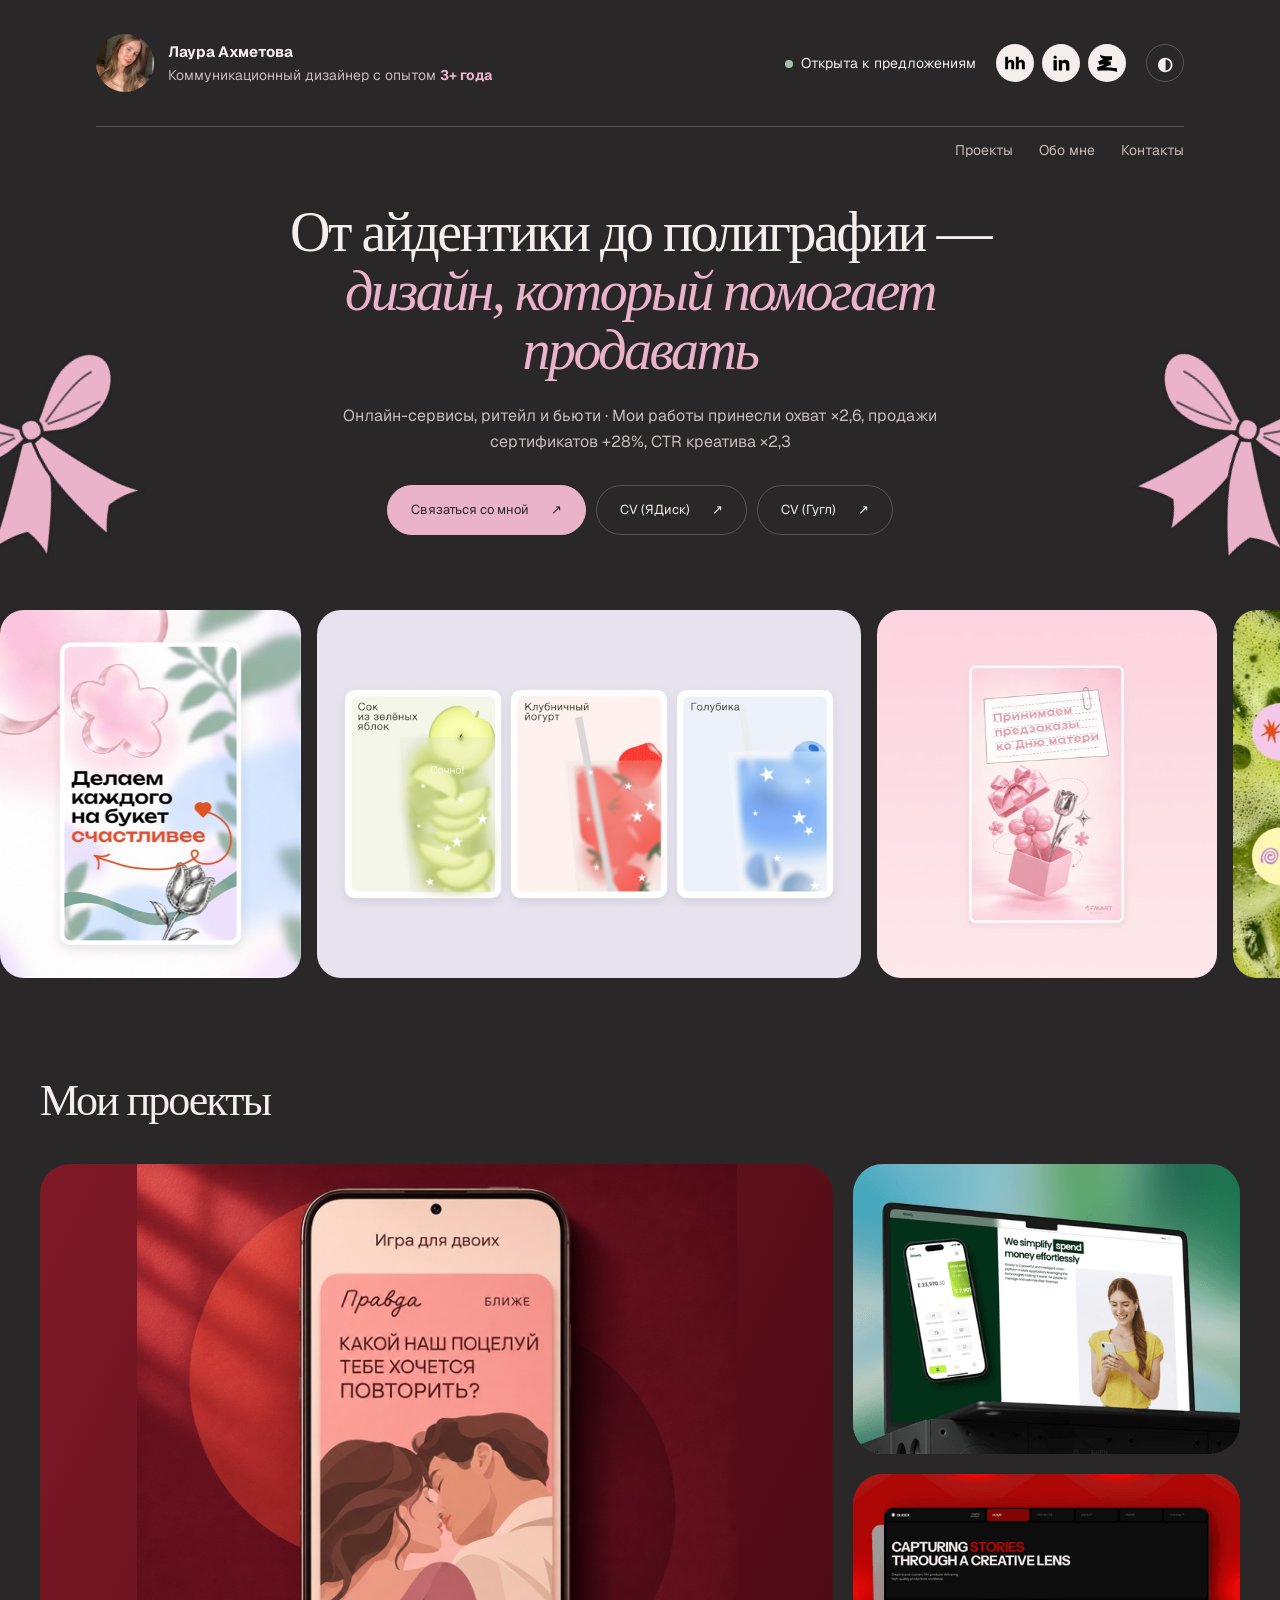
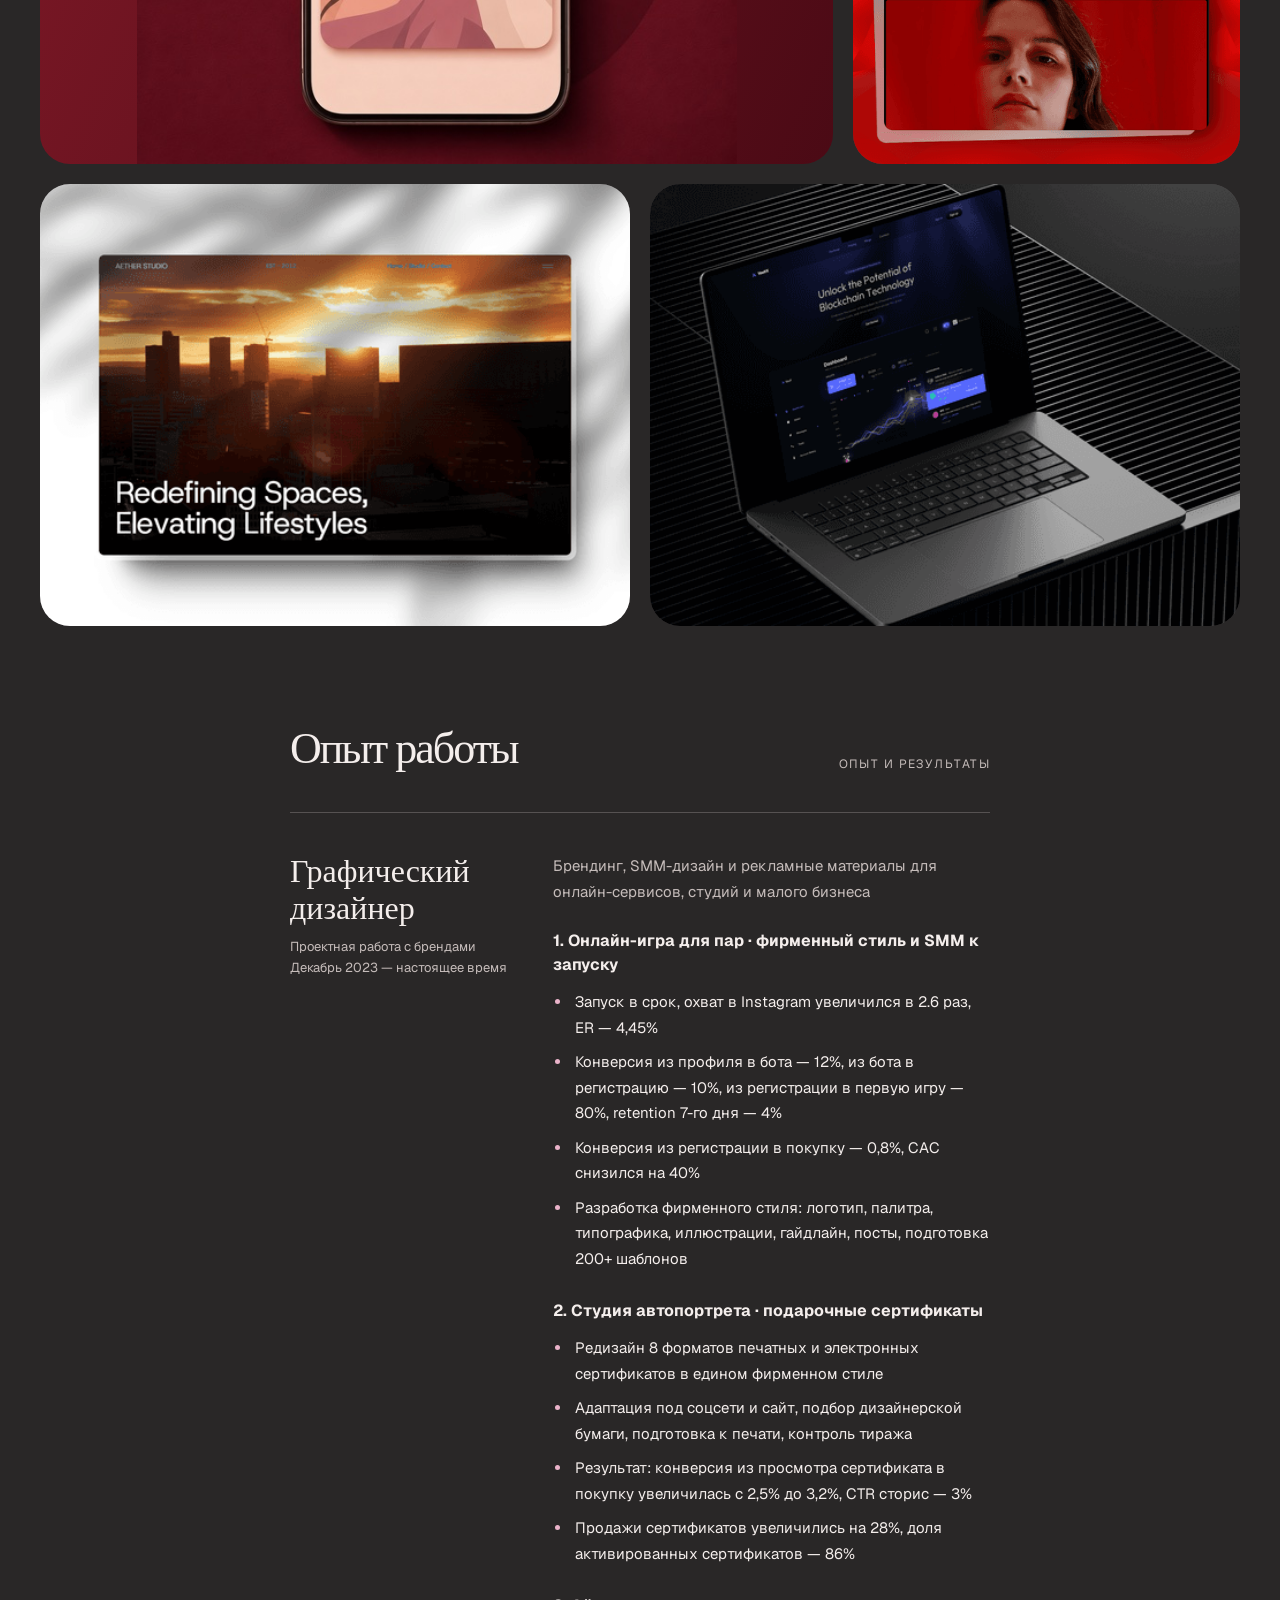
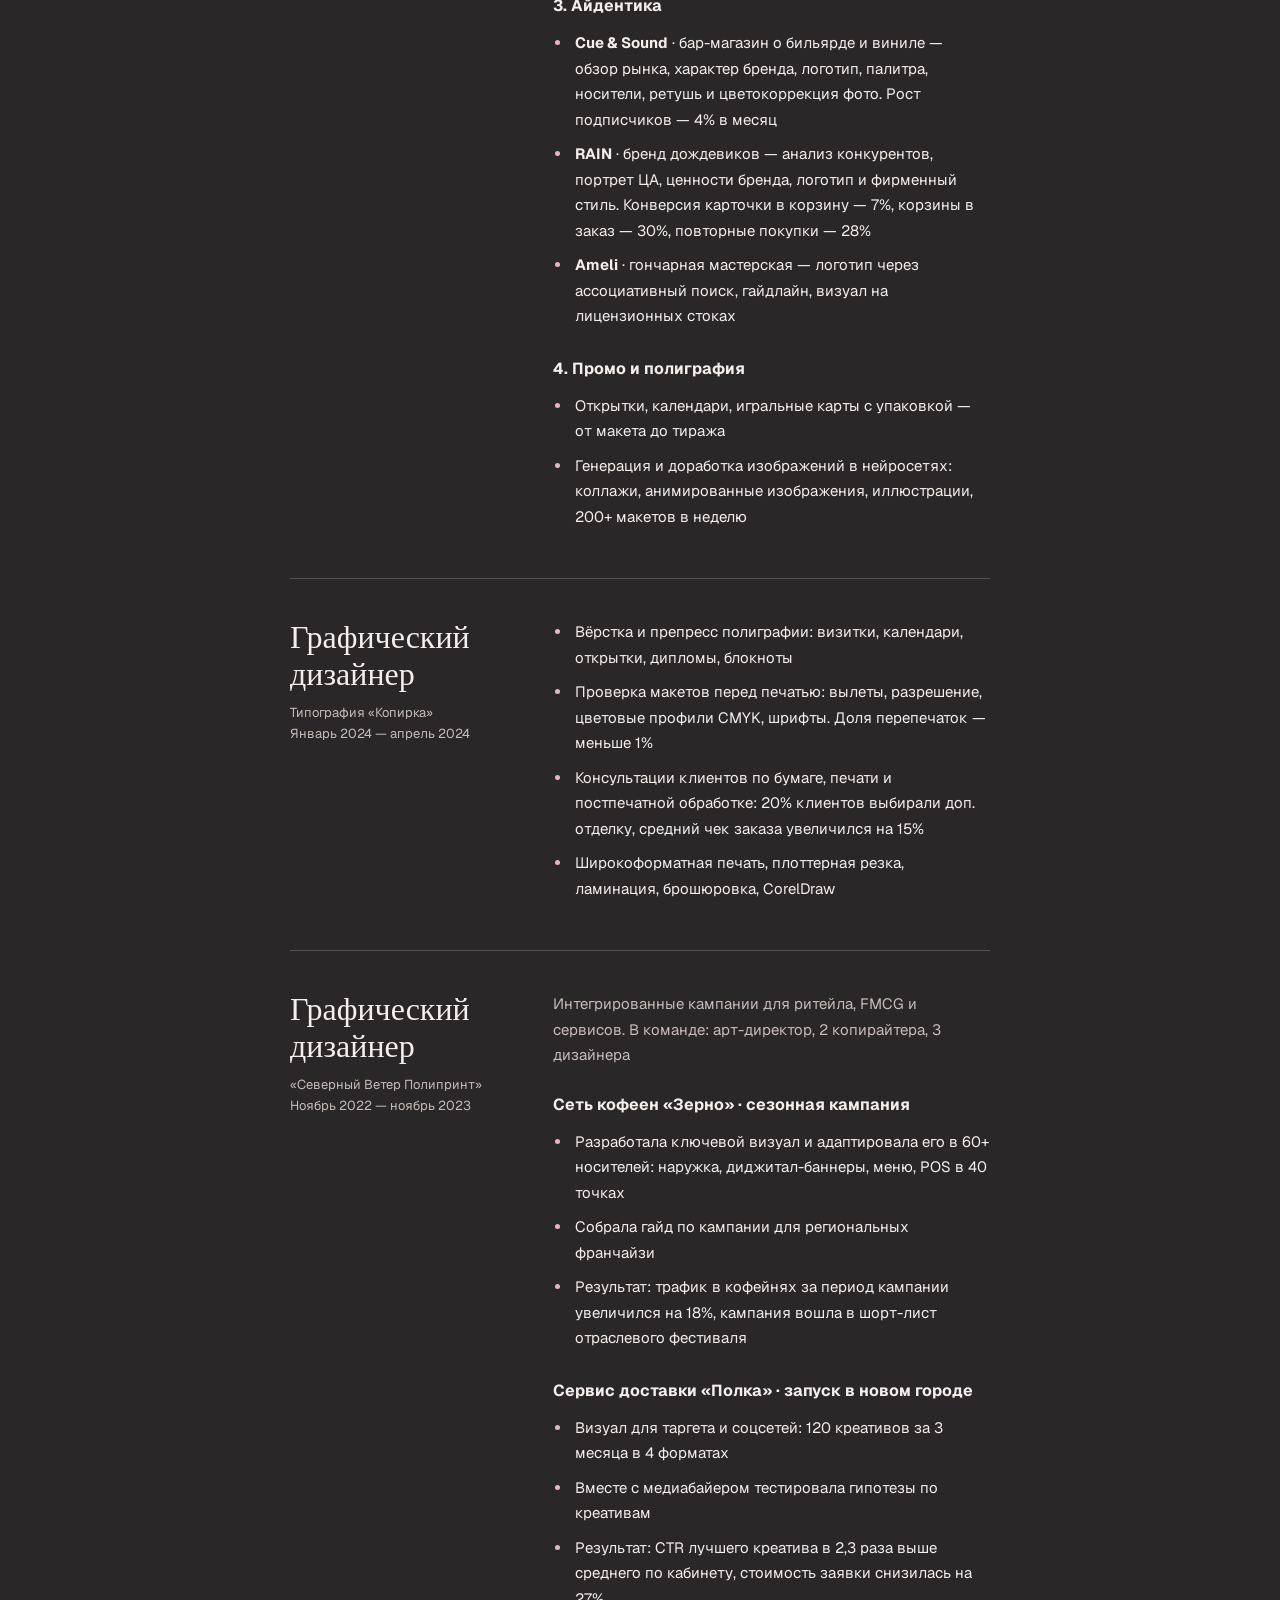
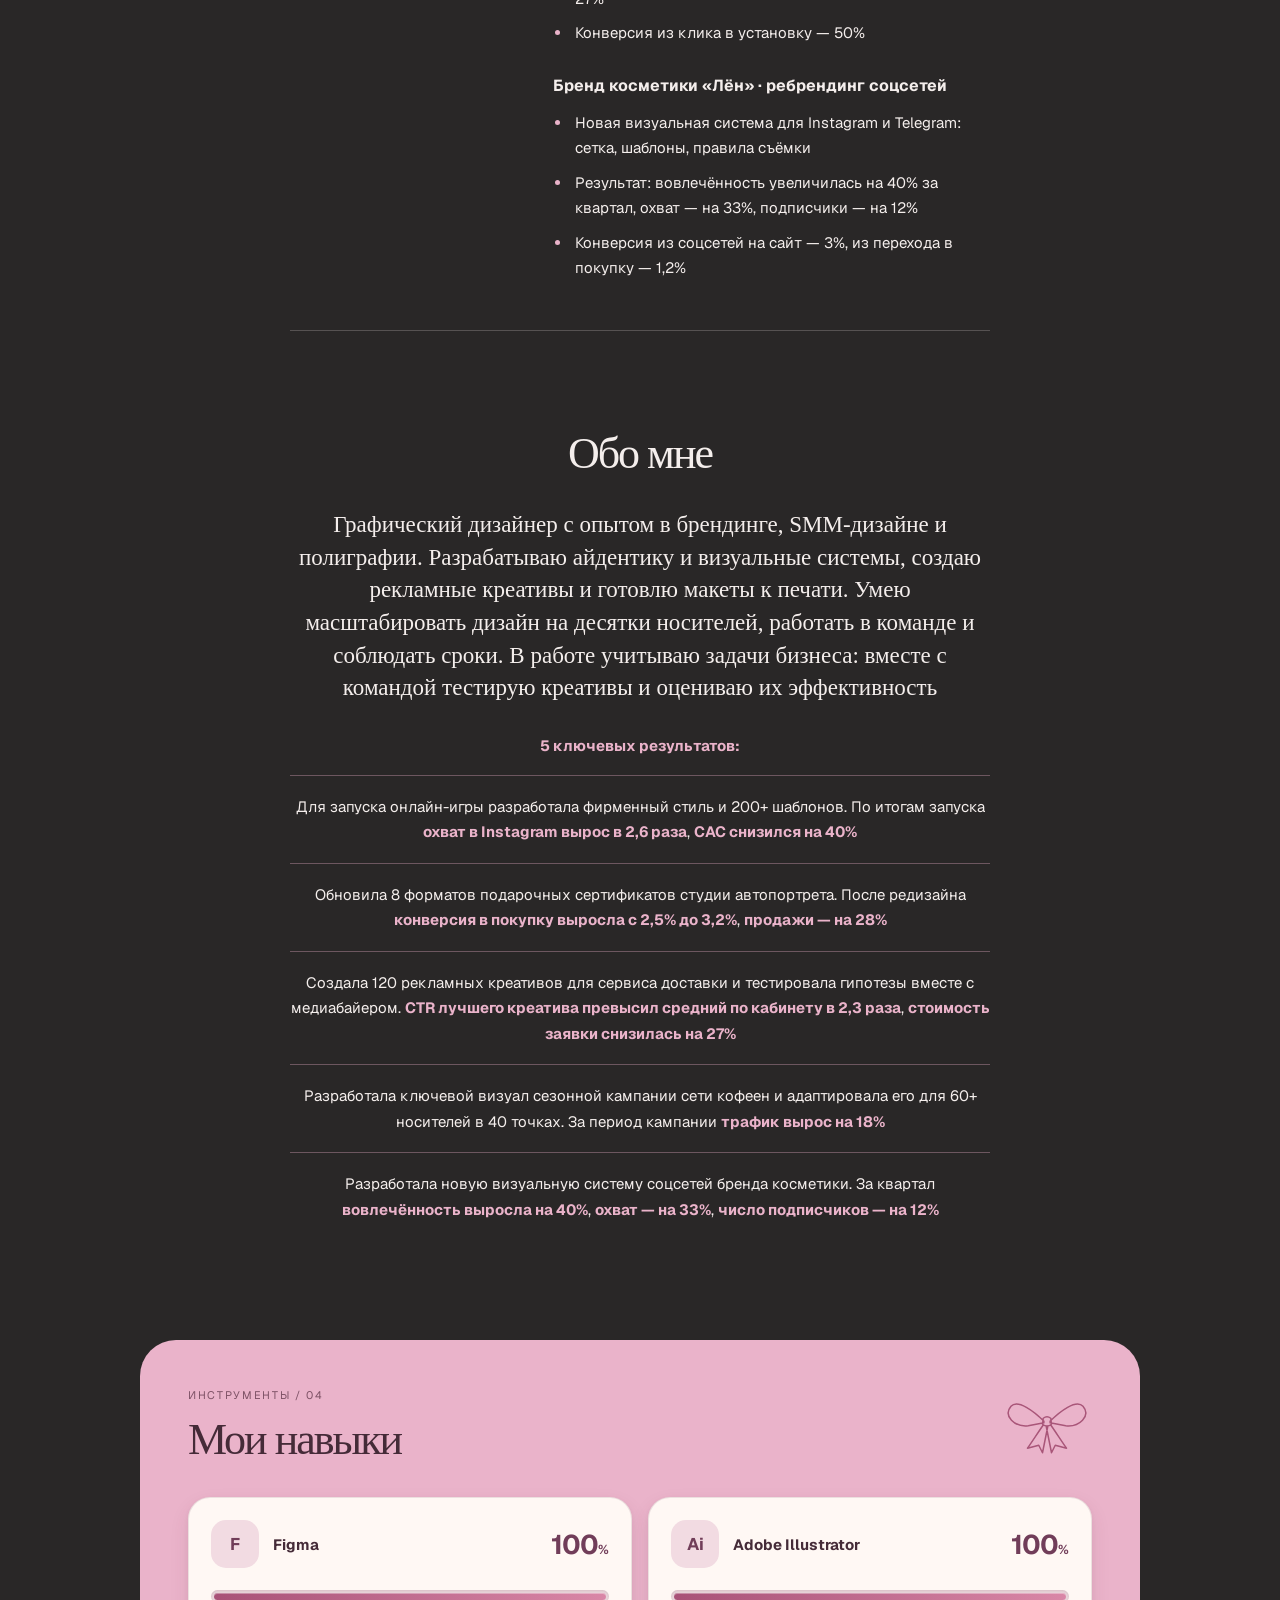
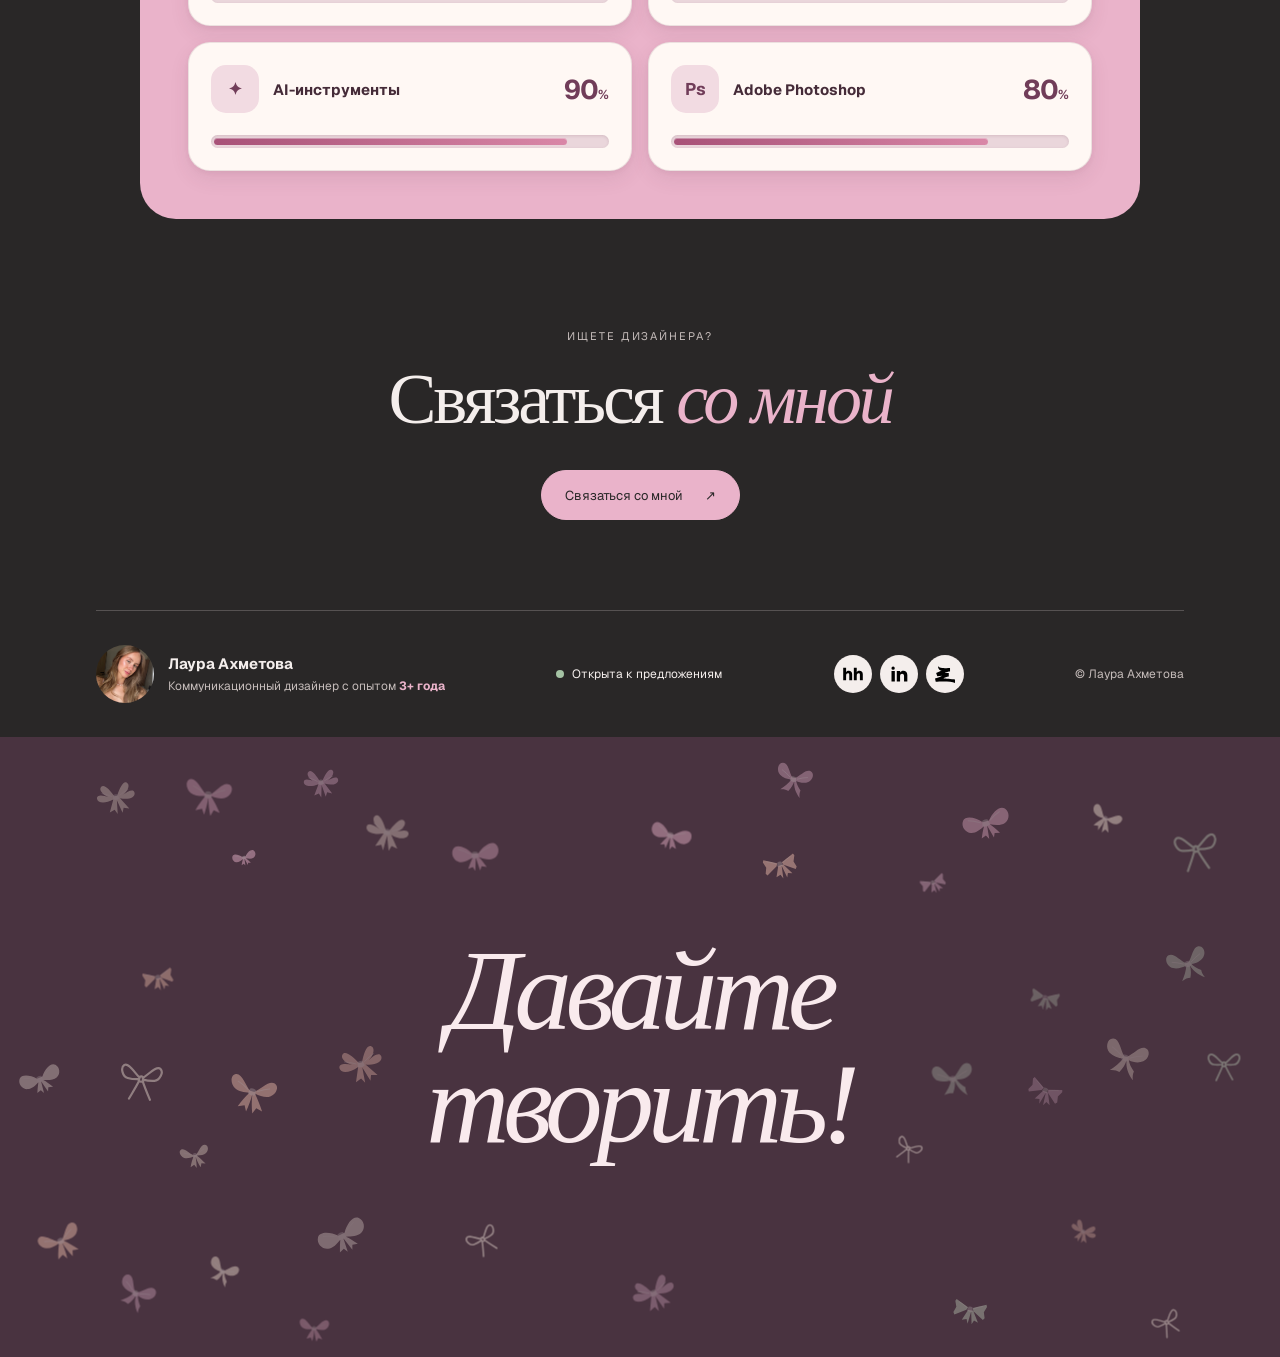
<file: index.html>
<!doctype html><html lang="ru"><head><meta charset="utf-8"><meta name="viewport" content="width=device-width,initial-scale=1"><script>(function(){var nav=performance.getEntriesByType&&performance.getEntriesByType('navigation')[0];var reload=nav?nav.type==='reload':!!(performance.navigation&&performance.navigation.type===1);if(!reload)return;var previous;try{previous=history.scrollRestoration;history.scrollRestoration='manual';}catch(e){}if(location.hash){try{history.replaceState(history.state,'',location.href.split('#')[0]);}catch(e){location.hash='';}}function top(){window.scrollTo(0,0);}window.addEventListener('pageshow',function(){top();requestAnimationFrame(function(){top();requestAnimationFrame(top);});},{once:true});window.addEventListener('pagehide',function(){try{if(previous)history.scrollRestoration=previous;}catch(e){}},{once:true});})();</script><title>Портфолио — Лаура Ахметова</title><link rel="stylesheet" href="assets/site.css?v=7"><link rel="stylesheet" href="assets/ticker.css?v=2"><link rel="stylesheet" href="assets/motion.css?v=7"><link rel="stylesheet" href="assets/ambient-bows.css?v=3"><link rel="stylesheet" href="assets/skills.css?v=3"><link rel="stylesheet" href="assets/bow-field.css?v=4"><script src="assets/motion.js?v=4" defer></script><script src="assets/ambient-bows.js?v=3" defer></script><script src="assets/site.js?v=3" defer></script><script src="assets/skills.js" defer></script><script src="assets/bow-field.js?v=4" defer></script><link rel="icon" type="image/svg+xml" href="assets/icons/favicon.svg"><link rel="icon" type="image/png" sizes="32x32" href="assets/icons/favicon-32.png"><link rel="icon" type="image/png" sizes="48x48" href="assets/icons/favicon-48.png"><link rel="apple-touch-icon" sizes="180x180" href="assets/icons/apple-touch-icon.png"></head><body data-theme="dark"><header class="site-header wrap"><a href="index.html" aria-label="На главную"><div class="profile"><img src="assets/img/Cu4nTh9SOAEUHch3rN5iS6zJhA-ade0e6e4.jpg" alt="Лаура Ахметова"><div class="profile-copy"><strong>Лаура Ахметова</strong><span>Коммуникационный дизайнер с опытом <b class="profile-experience">3+ года</b></span></div></div></a><div class="header-right"><span class="status">Открыта к предложениям</span><div class="socials"><a href="https://hh.ru/applicant/profile/me?hhtmFrom=main" aria-label="hh.ru" target="_blank" rel="noopener"><img src="assets/img/social-hh.svg?v=2" alt=""></a><a href="https://www.linkedin.com/in/laura-akhmetova-39777343a/" aria-label="LinkedIn" target="_blank" rel="noopener"><img src="assets/img/social-linkedin.svg" alt=""></a><a href="https://setka.ru/users/019d343f-13d5-7e82-8718-7d80f2fd6895" aria-label="Сетка" target="_blank" rel="noopener"><img src="assets/img/social-setka.svg" alt=""></a></div><button class="theme-toggle" id="theme-toggle" aria-label="Сменить цветовую тему" aria-pressed="false">◐</button></div></header><nav class="section-nav wrap" aria-label="Разделы сайта"><a href="#projects">Проекты</a><a href="#about">Обо мне</a><a href="#contact">Контакты</a></nav><main><section class="hero"><div class="hero-bow-left" data-bow="hero" aria-hidden="true"></div><div class="hero-bow-right" data-bow="hero" aria-hidden="true"></div><div class="hero-inner"><h1><span class="hero-title-lead">От айдентики до полиграфии&nbsp;—</span> <em>дизайн, который помогает продавать</em></h1><p class="hero-description">Онлайн-сервисы, ритейл и бьюти · Мои работы принесли охват ×2,6, продажи сертификатов +28%, CTR креатива ×2,3</p><div class="hero-actions"><a class="button bow-button primary" href="https://t.me/lrhmtva" target="_blank" rel="noopener">Связаться со мной <span aria-hidden="true">↗</span></a><a class="button bow-button " href="https://disk.yandex.ru/i/1TDg39PJeJOGkw" target="_blank" rel="noopener">CV (ЯДиск) <span aria-hidden="true">↗</span></a><a class="button bow-button " href="https://drive.google.com/file/d/1YU8XrZVeDKVCNOQAvMSn2rMBLlJOJXlB/view?usp=sharing" target="_blank" rel="noopener">CV (Гугл) <span aria-hidden="true">↗</span></a></div></div></section><div class="strip-shell"><div class="strip" role="region" aria-label="Примеры работ" tabindex="0"><div class="strip-track"><div class="strip-item"><video muted loop playsinline preload="none" data-src="assets/ticker/01.mp4" poster="assets/ticker/01.jpg"></video></div><div class="strip-item"><video muted loop playsinline preload="none" data-src="assets/ticker/02.mp4" poster="assets/ticker/02.jpg"></video></div><div class="strip-item"><video muted loop playsinline preload="none" data-src="assets/ticker/03.mp4" poster="assets/ticker/03.jpg"></video></div><div class="strip-item"><video muted loop playsinline preload="none" data-src="assets/ticker/04.mp4" poster="assets/ticker/04.jpg"></video></div><div class="strip-item"><img src="assets/img/31INRFd8CO7VXvGsdzUMFHO4-512w.webp" alt="" decoding="async"></div><div class="strip-item"><img src="assets/img/ErzbP0UcBAxlnChUCF1LkB25huE-512w.webp" alt="" decoding="async"></div></div></div></div><section class="section wrap" id="projects"><div class="section-head"><h2 class="section-title">Мои проекты</h2></div><div class="project-list"><a class="project-card project-card--game" href="project-details/igra-dlya-dvoih.html" data-hover-image="assets/img/igra-dlya-dvoih-cover.jpg"><img class="project-image" src="assets/img/igra-dlya-dvoih-cover.jpg" alt="Телефон с карточкой «Правда» из «Игры для двоих» на красно-бордовом фоне" width="1254" height="1254" decoding="async" loading="lazy" srcset="assets/img/igra-dlya-dvoih-cover-640w.jpg 640w, assets/img/igra-dlya-dvoih-cover.jpg 1254w" sizes="(max-width: 700px) calc(100vw - 36px), 640px"><div class="project-caption"><img class="project-logo" src="assets/img/igra-dlya-dvoih-cover-640w.jpg" alt="" loading="lazy"><div><div class="project-title">Игра для двоих</div><div class="project-subtitle">Айдентика и SMM для Telegram-игры</div></div><span class="project-arrow" aria-hidden="true">↗</span></div></a><a class="project-card" href="project-details/growly.html" data-hover-image="assets/img/vZhEWarJivnNCLLARoXgc0Ys5g.png"><img class="project-image" src="assets/img/lGU6LhhlX7UVolkKorteot0QMI.png" alt="Growly" loading="lazy" width="4800" height="3600" decoding="async" srcset="assets/img/lGU6LhhlX7UVolkKorteot0QMI-512w.png 512w, assets/img/lGU6LhhlX7UVolkKorteot0QMI-1024w.png 1024w, assets/img/lGU6LhhlX7UVolkKorteot0QMI.png 4800w" sizes="(max-width: 700px) calc(100vw - 36px), (max-width: 1000px) calc((100vw - 100px) / 2), (max-width: 1280px) calc((100vw - 100px) / 3), 387px"><div class="project-caption"><img class="project-logo" src="assets/img/LLGE1p1zXKMIhiXJxukmJOqn94.svg" alt=""><div><div class="project-title">Growly</div><div class="project-subtitle">Empower Your Vision with a Modern, Streamlined Design.</div></div><span class="project-arrow" aria-hidden="true">↗</span></div></a><a class="project-card" href="project-details/glidex.html" data-hover-image="assets/img/PVMr2ShgT1v08X9fNPpsbdRQwmg.png"><img class="project-image" src="assets/img/CLZhCPMlL2EPY75pz7qo4vhGGzw.png" alt="Glidex" loading="lazy" width="1600" height="1200" decoding="async" srcset="assets/img/CLZhCPMlL2EPY75pz7qo4vhGGzw-512w.png 512w, assets/img/CLZhCPMlL2EPY75pz7qo4vhGGzw-1024w.png 1024w, assets/img/CLZhCPMlL2EPY75pz7qo4vhGGzw.png 1600w" sizes="(max-width: 700px) calc(100vw - 36px), (max-width: 1000px) calc((100vw - 100px) / 2), (max-width: 1280px) calc((100vw - 100px) / 3), 387px"><div class="project-caption"><img class="project-logo" src="assets/img/3UBhuourpwlCeqx03V6QWYkok.svg" alt=""><div><div class="project-title">Glidex</div><div class="project-subtitle">Elevating Videography with Stunning Digital Experiences</div></div><span class="project-arrow" aria-hidden="true">↗</span></div></a><a class="project-card" href="project-details/aether-studio.html" data-hover-image="assets/img/2wIifx4QZtr3Qon18QBxcBrtBqg.png"><img class="project-image" src="assets/img/EVgp4FfBKeWyGi51Bui2IUDZsG0.png" alt="Aether Studio" loading="lazy" width="1600" height="1200" decoding="async" srcset="assets/img/EVgp4FfBKeWyGi51Bui2IUDZsG0-512w.png 512w, assets/img/EVgp4FfBKeWyGi51Bui2IUDZsG0-1024w.png 1024w, assets/img/EVgp4FfBKeWyGi51Bui2IUDZsG0.png 1600w" sizes="(max-width: 700px) calc(100vw - 36px), (max-width: 1280px) calc((100vw - 100px) / 2), 590px"><div class="project-caption"><img class="project-logo" src="assets/img/gYoAsCKXdkDg7dbQ7ETRorhhA0.svg" alt=""><div><div class="project-title">Aether Studio</div><div class="project-subtitle">Where Architecture Meets Digital Excellence</div></div><span class="project-arrow" aria-hidden="true">↗</span></div></a><a class="project-card" href="project-details/vaultx.html" data-hover-image="assets/img/A0VELO2iy2lgenZQRJTzyFov7oY.png"><img class="project-image" src="assets/img/6WFXJKIrqOV3OI4Ic0ghq3vf0fw.png" alt="VaultX" loading="lazy" width="1600" height="1200" decoding="async" srcset="assets/img/6WFXJKIrqOV3OI4Ic0ghq3vf0fw-512w.png 512w, assets/img/6WFXJKIrqOV3OI4Ic0ghq3vf0fw-1024w.png 1024w, assets/img/6WFXJKIrqOV3OI4Ic0ghq3vf0fw.png 1600w" sizes="(max-width: 700px) calc(100vw - 36px), (max-width: 1280px) calc((100vw - 100px) / 2), 590px"><div class="project-caption"><img class="project-logo" src="assets/img/zRnuXrGDox7dVChfMCVhCEI6bZA.svg" alt=""><div><div class="project-title">VaultX</div><div class="project-subtitle">The Future of Blockchain &amp; Web3 Experiences</div></div><span class="project-arrow" aria-hidden="true">↗</span></div></a></div></section><section class="section wrap" id="experience"><div class="section-head"><h2 class="section-title">Опыт работы</h2><span class="section-note">Опыт и результаты</span></div><div class="experience-list"><article class="experience"><div><h3>Графический дизайнер</h3><div class="experience-meta">Проектная работа с брендами<br>Декабрь 2023 — настоящее время</div></div><div class="experience-copy"><p class="experience-lead">Брендинг, SMM-дизайн и рекламные материалы для онлайн-сервисов, студий и малого бизнеса</p><div class="experience-group"><h4>1. Онлайн-игра для пар · фирменный стиль и SMM к запуску</h4><ul><li>Запуск в срок, охват в Instagram увеличился в 2.6 раз, ER — 4,45%</li><li>Конверсия из профиля в бота — 12%, из бота в регистрацию — 10%, из регистрации в первую игру — 80%, retention 7-го дня — 4%</li><li>Конверсия из регистрации в покупку — 0,8%, CAC снизился на 40%</li><li>Разработка фирменного стиля: логотип, палитра, типографика, иллюстрации, гайдлайн, посты, подготовка 200+ шаблонов</li></ul></div><div class="experience-group"><h4>2. Студия автопортрета · подарочные сертификаты</h4><ul><li>Редизайн 8 форматов печатных и электронных сертификатов в едином фирменном стиле</li><li>Адаптация под соцсети и сайт, подбор дизайнерской бумаги, подготовка к печати, контроль тиража</li><li>Результат: конверсия из просмотра сертификата в покупку увеличилась с 2,5% до 3,2%, CTR сторис — 3%</li><li>Продажи сертификатов увеличились на 28%, доля активированных сертификатов — 86%</li></ul></div><div class="experience-group"><h4>3. Айдентика</h4><ul><li><strong>Cue &amp; Sound</strong> · бар-магазин о бильярде и виниле — обзор рынка, характер бренда, логотип, палитра, носители, ретушь и цветокоррекция фото. Рост подписчиков — 4% в месяц</li><li><strong>RAIN</strong> · бренд дождевиков — анализ конкурентов, портрет ЦА, ценности бренда, логотип и фирменный стиль. Конверсия карточки в корзину — 7%, корзины в заказ — 30%, повторные покупки — 28%</li><li><strong>Ameli</strong> · гончарная мастерская — логотип через ассоциативный поиск, гайдлайн, визуал на лицензионных стоках</li></ul></div><div class="experience-group"><h4>4. Промо и полиграфия</h4><ul><li>Открытки, календари, игральные карты с упаковкой — от макета до тиража</li><li>Генерация и доработка изображений в нейросетях: коллажи, анимированные изображения, иллюстрации, 200+ макетов в неделю</li></ul></div></div></article><article class="experience"><div><h3>Графический дизайнер</h3><div class="experience-meta">Типография «Копирка»<br>Январь 2024 — апрель 2024</div></div><div class="experience-copy"><ul><li>Вёрстка и препресс полиграфии: визитки, календари, открытки, дипломы, блокноты</li><li>Проверка макетов перед печатью: вылеты, разрешение, цветовые профили CMYK, шрифты. Доля перепечаток — меньше 1%</li><li>Консультации клиентов по бумаге, печати и постпечатной обработке: 20% клиентов выбирали доп. отделку, средний чек заказа увеличился на 15%</li><li>Широкоформатная печать, плоттерная резка, ламинация, брошюровка, CorelDraw</li></ul></div></article><article class="experience"><div><h3>Графический дизайнер</h3><div class="experience-meta">«Северный Ветер Полипринт»<br>Ноябрь 2022 — ноябрь 2023</div></div><div class="experience-copy"><p class="experience-lead">Интегрированные кампании для ритейла, FMCG и сервисов. В команде: арт-директор, 2 копирайтера, 3 дизайнера</p><div class="experience-group"><h4>Сеть кофеен «Зерно» · сезонная кампания</h4><ul><li>Разработала ключевой визуал и адаптировала его в 60+ носителей: наружка, диджитал-баннеры, меню, POS в 40 точках</li><li>Собрала гайд по кампании для региональных франчайзи</li><li>Результат: трафик в кофейнях за период кампании увеличился на 18%, кампания вошла в шорт-лист отраслевого фестиваля</li></ul></div><div class="experience-group"><h4>Сервис доставки «Полка» · запуск в новом городе</h4><ul><li>Визуал для таргета и соцсетей: 120 креативов за 3 месяца в 4 форматах</li><li>Вместе с медиабайером тестировала гипотезы по креативам</li><li>Результат: CTR лучшего креатива в 2,3 раза выше среднего по кабинету, стоимость заявки снизилась на 27%</li><li>Конверсия из клика в установку — 50%</li></ul></div><div class="experience-group"><h4>Бренд косметики «Лён» · ребрендинг соцсетей</h4><ul><li>Новая визуальная система для Instagram и Telegram: сетка, шаблоны, правила съёмки</li><li>Результат: вовлечённость увеличилась на 40% за квартал, охват — на 33%, подписчики — на 12%</li><li>Конверсия из соцсетей на сайт — 3%, из перехода в покупку — 1,2%</li></ul></div></div></article></div></section><section class="section wrap" id="about"><div class="about-grid"><h2 class="section-title">Обо мне</h2><div><p class="about-copy">Графический дизайнер с опытом в брендинге, SMM-дизайне и полиграфии. Разрабатываю айдентику и визуальные системы, создаю рекламные креативы и готовлю макеты к печати. Умею масштабировать дизайн на десятки носителей, работать в команде и соблюдать сроки. В работе учитываю задачи бизнеса: вместе с командой тестирую креативы и оцениваю их эффективность</p><div class="experience-copy about-results"><p class="about-results-title">5 ключевых результатов:</p><p>Для запуска онлайн-игры разработала фирменный стиль и 200+ шаблонов. По итогам запуска <strong>охват в Instagram вырос в 2,6 раза</strong>, <strong>CAC снизился на 40%</strong></p><p>Обновила 8 форматов подарочных сертификатов студии автопортрета. После редизайна <strong>конверсия в покупку выросла с 2,5% до 3,2%</strong>, <strong>продажи — на 28%</strong></p><p>Создала 120 рекламных креативов для сервиса доставки и тестировала гипотезы вместе с медиабайером. <strong>CTR лучшего креатива превысил средний по кабинету в 2,3 раза</strong>, <strong>стоимость заявки снизилась на 27%</strong></p><p>Разработала ключевой визуал сезонной кампании сети кофеен и адаптировала его для 60+ носителей в 40 точках. За период кампании <strong>трафик вырос на 18%</strong></p><p>Разработала новую визуальную систему соцсетей бренда косметики. За квартал <strong>вовлечённость выросла на 40%</strong>, <strong>охват — на 33%</strong>, <strong>число подписчиков — на 12%</strong></p></div></div></div></section><section class="section wrap" id="skills" aria-labelledby="skills-title"><div class="skills-heading"><div><span class="skills-eyebrow">Инструменты / 04</span><h2 class="section-title" id="skills-title">Мои навыки</h2></div><svg class="skills-bow" viewBox="0 0 120 90" fill="none" aria-hidden="true"><path id="skills-bow-outline" d="M56 44C43 31 21 14 12 24 1 37 17 52 35 50L56 46M64 44C77 31 99 14 108 24 119 37 103 52 85 50L64 46M55 49C48 59 41 70 34 80L49 76 54 86 61 51M65 49C72 59 79 70 86 80L71 76 66 86 59 51M55 40Q60 36 65 40L66 48Q60 53 54 48Z" stroke="currentColor" stroke-width="2" stroke-linejoin="round" stroke-linecap="round"/></svg></div><div class="skills-cards"><article class="skill-card"><div class="skill-card-top"><span class="skill-monogram" aria-hidden="true">F</span><div class="skill-info"><h3>Figma</h3></div><span class="skill-value" aria-hidden="true">100<small>%</small></span></div><div class="skill-meter" role="progressbar" aria-label="Figma" aria-valuemin="0" aria-valuemax="100" aria-valuenow="100"><span class="skill-fill" style="--level:100%;--delay:0ms"></span></div></article><article class="skill-card"><div class="skill-card-top"><span class="skill-monogram" aria-hidden="true">Ai</span><div class="skill-info"><h3>Adobe Illustrator</h3></div><span class="skill-value" aria-hidden="true">100<small>%</small></span></div><div class="skill-meter" role="progressbar" aria-label="Adobe Illustrator" aria-valuemin="0" aria-valuemax="100" aria-valuenow="100"><span class="skill-fill" style="--level:100%;--delay:100ms"></span></div></article><article class="skill-card"><div class="skill-card-top"><span class="skill-monogram" aria-hidden="true">✦</span><div class="skill-info"><h3>AI-инструменты</h3></div><span class="skill-value" aria-hidden="true">90<small>%</small></span></div><div class="skill-meter" role="progressbar" aria-label="AI-инструменты" aria-valuemin="0" aria-valuemax="100" aria-valuenow="90"><span class="skill-fill" style="--level:90%;--delay:200ms"></span></div></article><article class="skill-card"><div class="skill-card-top"><span class="skill-monogram" aria-hidden="true">Ps</span><div class="skill-info"><h3>Adobe Photoshop</h3></div><span class="skill-value" aria-hidden="true">80<small>%</small></span></div><div class="skill-meter" role="progressbar" aria-label="Adobe Photoshop" aria-valuemin="0" aria-valuemax="100" aria-valuenow="80"><span class="skill-fill" style="--level:80%;--delay:300ms"></span></div></article></div></section><section class="contact" id="contact"><div class="eyebrow">Ищете дизайнера?</div><h2>Связаться <em style="color:var(--pink)">со мной</em></h2><a class="button primary bow-button" href="https://t.me/lrhmtva" target="_blank" rel="noopener">Связаться со мной <span aria-hidden="true">↗</span></a></section></main><footer class="footer wrap"><div class="profile"><img src="assets/img/Cu4nTh9SOAEUHch3rN5iS6zJhA-ade0e6e4.jpg" alt="Лаура Ахметова"><div class="profile-copy"><strong>Лаура Ахметова</strong><span>Коммуникационный дизайнер с опытом <b class="profile-experience">3+ года</b></span></div></div><span class="status">Открыта к предложениям</span><div class="socials"><a href="https://hh.ru/applicant/profile/me?hhtmFrom=main" aria-label="hh.ru" target="_blank" rel="noopener"><img src="assets/img/social-hh.svg?v=2" alt=""></a><a href="https://www.linkedin.com/in/laura-akhmetova-39777343a/" aria-label="LinkedIn" target="_blank" rel="noopener"><img src="assets/img/social-linkedin.svg" alt=""></a><a href="https://setka.ru/users/019d343f-13d5-7e82-8718-7d80f2fd6895" aria-label="Сетка" target="_blank" rel="noopener"><img src="assets/img/social-setka.svg" alt=""></a></div><small>© Лаура Ахметова</small></footer><section class="bow-field" aria-labelledby="bow-field-title"><svg class="bow-field-defs" xmlns="http://www.w3.org/2000/svg" aria-hidden="true" focusable="false"><defs><symbol id="field-classic" viewBox="0 0 160 160"><path fill="currentColor" d="M73 75C55 62 36 28 18 35 1 42 9 69 25 78c14 8 31 6 47 3-9 15-18 30-25 49l20-8 9 18c4-20 6-40 6-57 2 19 7 39 14 58l8-19 20 6c-11-18-23-35-35-49 17 4 35 6 48-2 16-10 21-36 4-42-19-7-37 26-55 40z"/><path fill="#fff8f4" opacity=".45" d="M71 68q9-5 18 0l3 16q-12 7-24 0z"/><path d="M30 55q16 5 35 17m65-17q-16 5-35 17" fill="none" stroke="#fff8f4" opacity=".45" stroke-width="3" stroke-linecap="round"/></symbol><symbol id="field-plump" viewBox="0 0 160 160"><path fill="currentColor" d="M72 72C54 50 26 37 15 51 3 66 12 89 28 94c14 5 30-2 44-9-6 11-12 22-17 34l15-5 7 13 5-42 10 42 6-13 16 4c-8-14-15-25-23-34 15 7 32 14 46 9 17-6 24-29 12-43-13-14-39 0-57 22z"/><path fill="#fff8f4" opacity=".45" d="M71 68q9-5 18 0l3 16q-12 7-24 0z"/><path d="M30 55q16 5 35 17m65-17q-16 5-35 17" fill="none" stroke="#fff8f4" opacity=".45" stroke-width="3" stroke-linecap="round"/></symbol><symbol id="field-skinny" viewBox="0 0 160 160"><path d="M75 73C56 58 35 28 22 38 9 48 21 76 37 78q16 3 37 0M85 73c19-15 40-45 53-35 13 10 1 38-15 40q-16 3-37 0M74 84C67 103 58 121 48 143M86 84c8 18 18 36 29 56M75 70q5-4 10 0l2 13q-7 5-14 0z" fill="none" stroke="currentColor" stroke-width="7" stroke-linecap="round" stroke-linejoin="round"/></symbol><symbol id="field-angular" viewBox="0 0 160 160"><path fill="currentColor" d="M16 45 70 70 65 82 19 111 13 102 21 78 12 54zM144 45 90 70 95 82l46 29 6-9-8-24 9-24zM72 82l-18 45 19-7 8 19 5-54 12 53 7-18 18 6-29-45z"/><path fill="#fff8f4" opacity=".45" d="M71 68q9-5 18 0l3 16q-12 7-24 0z"/><path d="M30 55q16 5 35 17m65-17q-16 5-35 17" fill="none" stroke="#fff8f4" opacity=".45" stroke-width="3" stroke-linecap="round"/></symbol><symbol id="field-double" viewBox="0 0 160 160"><path fill="currentColor" d="M75 72C63 48 44 18 31 29 19 38 31 60 52 72 33 61 9 54 8 71c-1 18 28 25 61 13L48 131l20-8 9 18 5-52 14 50 7-18 21 6-29-44c30 13 59 6 58-12-1-17-25-10-44 1 21-12 33-34 21-43-13-11-32 19-44 43z"/><path fill="#fff8f4" opacity=".45" d="M71 68q9-5 18 0l3 16q-12 7-24 0z"/><path d="M30 55q16 5 35 17m65-17q-16 5-35 17" fill="none" stroke="#fff8f4" opacity=".45" stroke-width="3" stroke-linecap="round"/></symbol><symbol id="field-flow" viewBox="0 0 160 160"><path fill="currentColor" d="M75 72C58 57 45 23 25 28 5 33 9 65 27 75c14 8 31 8 47 5-7 18-17 32-30 48 13-5 22-5 31-3 8-16 11-29 11-43 4 23 17 40 38 56-5-11-6-20-5-28-12-10-22-20-26-30 15 3 33 0 45-10 16-14 13-40-5-42-19-2-30 27-48 43z"/><path fill="#fff8f4" opacity=".45" d="M71 68q9-5 18 0l3 16q-12 7-24 0z"/><path d="M30 55q16 5 35 17m65-17q-16 5-35 17" fill="none" stroke="#fff8f4" opacity=".45" stroke-width="3" stroke-linecap="round"/></symbol></defs></svg><h2 class="bow-field-title" id="bow-field-title">Давайте<br>творить!</h2><div class="bow-field-grid" aria-hidden="true"><div class="field-bow field-blush" style="--x:40%;--y:5%;--bow-size:51px;--bow-mobile:32px;--tilt:8deg;--alpha:0.35"><svg viewBox="0 0 160 160" focusable="false" aria-hidden="true"><use href="#field-classic"></use></svg></div><div class="field-bow field-ivory" style="--x:31%;--y:97%;--bow-size:54px;--bow-mobile:27px;--tilt:-25deg;--alpha:0.31"><svg viewBox="0 0 160 160" focusable="false" aria-hidden="true"><use href="#field-plump"></use></svg></div><div class="field-bow field-sage" style="--x:4%;--y:67%;--bow-size:51px;--bow-mobile:25px;--tilt:-6deg;--alpha:0.42"><svg viewBox="0 0 160 160" focusable="false" aria-hidden="true"><use href="#field-skinny"></use></svg></div><div class="field-bow field-peach" style="--x:92%;--y:71%;--bow-size:38px;--bow-mobile:29px;--tilt:-13deg;--alpha:0.48"><svg viewBox="0 0 160 160" focusable="false" aria-hidden="true"><use href="#field-angular"></use></svg></div><div class="field-bow field-mauve" style="--x:48%;--y:3%;--bow-size:38px;--bow-mobile:20px;--tilt:-4deg;--alpha:0.40"><svg viewBox="0 0 160 160" focusable="false" aria-hidden="true"><use href="#field-double"></use></svg></div><div class="field-bow field-cream" style="--x:6%;--y:94%;--bow-size:50px;--bow-mobile:18px;--tilt:17deg;--alpha:0.32"><svg viewBox="0 0 160 160" focusable="false" aria-hidden="true"><use href="#field-flow"></use></svg></div><div class="field-bow field-peach" style="--x:5%;--y:63%;--bow-size:48px;--bow-mobile:22px;--tilt:-16deg;--alpha:0.36"><svg viewBox="0 0 160 160" focusable="false" aria-hidden="true"><use href="#field-double"></use></svg></div><div class="field-bow field-sage" style="--x:93%;--y:39%;--bow-size:46px;--bow-mobile:24px;--tilt:-17deg;--alpha:0.33"><svg viewBox="0 0 160 160" focusable="false" aria-hidden="true"><use href="#field-flow"></use></svg></div><div class="field-bow field-cream" style="--x:12%;--y:5%;--bow-size:35px;--bow-mobile:32px;--tilt:28deg;--alpha:0.46"><svg viewBox="0 0 160 160" focusable="false" aria-hidden="true"><use href="#field-classic"></use></svg></div><div class="field-bow field-blush" style="--x:59%;--y:97%;--bow-size:51px;--bow-mobile:29px;--tilt:-5deg;--alpha:0.36"><svg viewBox="0 0 160 160" focusable="false" aria-hidden="true"><use href="#field-plump"></use></svg></div><div class="field-bow field-ivory" style="--x:7%;--y:58%;--bow-size:37px;--bow-mobile:18px;--tilt:-29deg;--alpha:0.45"><svg viewBox="0 0 160 160" focusable="false" aria-hidden="true"><use href="#field-skinny"></use></svg></div><div class="field-bow field-mauve" style="--x:94%;--y:61%;--bow-size:38px;--bow-mobile:22px;--tilt:25deg;--alpha:0.31"><svg viewBox="0 0 160 160" focusable="false" aria-hidden="true"><use href="#field-angular"></use></svg></div><div class="field-bow field-sage" style="--x:23%;--y:9%;--bow-size:33px;--bow-mobile:30px;--tilt:12deg;--alpha:0.31"><svg viewBox="0 0 160 160" focusable="false" aria-hidden="true"><use href="#field-angular"></use></svg></div><div class="field-bow field-peach" style="--x:28%;--y:93%;--bow-size:52px;--bow-mobile:32px;--tilt:14deg;--alpha:0.45"><svg viewBox="0 0 160 160" focusable="false" aria-hidden="true"><use href="#field-classic"></use></svg></div><div class="field-bow field-mauve" style="--x:4%;--y:31%;--bow-size:43px;--bow-mobile:20px;--tilt:29deg;--alpha:0.42"><svg viewBox="0 0 160 160" focusable="false" aria-hidden="true"><use href="#field-flow"></use></svg></div><div class="field-bow field-cream" style="--x:95%;--y:29%;--bow-size:42px;--bow-mobile:20px;--tilt:-9deg;--alpha:0.32"><svg viewBox="0 0 160 160" focusable="false" aria-hidden="true"><use href="#field-double"></use></svg></div><div class="field-bow field-blush" style="--x:52%;--y:10%;--bow-size:52px;--bow-mobile:28px;--tilt:-16deg;--alpha:0.39"><svg viewBox="0 0 160 160" focusable="false" aria-hidden="true"><use href="#field-plump"></use></svg></div><div class="field-bow field-ivory" style="--x:6%;--y:88%;--bow-size:33px;--bow-mobile:24px;--tilt:-27deg;--alpha:0.45"><svg viewBox="0 0 160 160" focusable="false" aria-hidden="true"><use href="#field-skinny"></use></svg></div><div class="field-bow field-blush" style="--x:7%;--y:64%;--bow-size:33px;--bow-mobile:20px;--tilt:4deg;--alpha:0.30"><svg viewBox="0 0 160 160" focusable="false" aria-hidden="true"><use href="#field-classic"></use></svg></div><div class="field-bow field-ivory" style="--x:97%;--y:43%;--bow-size:46px;--bow-mobile:27px;--tilt:-21deg;--alpha:0.33"><svg viewBox="0 0 160 160" focusable="false" aria-hidden="true"><use href="#field-plump"></use></svg></div><div class="field-bow field-sage" style="--x:6%;--y:8%;--bow-size:39px;--bow-mobile:21px;--tilt:0deg;--alpha:0.45"><svg viewBox="0 0 160 160" focusable="false" aria-hidden="true"><use href="#field-skinny"></use></svg></div><div class="field-bow field-peach" style="--x:40%;--y:96%;--bow-size:35px;--bow-mobile:18px;--tilt:-12deg;--alpha:0.41"><svg viewBox="0 0 160 160" focusable="false" aria-hidden="true"><use href="#field-angular"></use></svg></div><div class="field-bow field-mauve" style="--x:8%;--y:63%;--bow-size:47px;--bow-mobile:25px;--tilt:-19deg;--alpha:0.39"><svg viewBox="0 0 160 160" focusable="false" aria-hidden="true"><use href="#field-double"></use></svg></div><div class="field-bow field-cream" style="--x:96%;--y:49%;--bow-size:35px;--bow-mobile:31px;--tilt:26deg;--alpha:0.45"><svg viewBox="0 0 160 160" focusable="false" aria-hidden="true"><use href="#field-flow"></use></svg></div><div class="field-bow field-peach" style="--x:30%;--y:3%;--bow-size:29px;--bow-mobile:31px;--tilt:26deg;--alpha:0.32"><svg viewBox="0 0 160 160" focusable="false" aria-hidden="true"><use href="#field-double"></use></svg></div><div class="field-bow field-sage" style="--x:14%;--y:94%;--bow-size:47px;--bow-mobile:26px;--tilt:-7deg;--alpha:0.32"><svg viewBox="0 0 160 160" focusable="false" aria-hidden="true"><use href="#field-flow"></use></svg></div><div class="field-bow field-cream" style="--x:7%;--y:54%;--bow-size:32px;--bow-mobile:30px;--tilt:-12deg;--alpha:0.37"><svg viewBox="0 0 160 160" focusable="false" aria-hidden="true"><use href="#field-classic"></use></svg></div><div class="field-bow field-blush" style="--x:96%;--y:33%;--bow-size:45px;--bow-mobile:25px;--tilt:17deg;--alpha:0.45"><svg viewBox="0 0 160 160" focusable="false" aria-hidden="true"><use href="#field-plump"></use></svg></div><div class="field-bow field-ivory" style="--x:33%;--y:6%;--bow-size:50px;--bow-mobile:20px;--tilt:6deg;--alpha:0.41"><svg viewBox="0 0 160 160" focusable="false" aria-hidden="true"><use href="#field-skinny"></use></svg></div><div class="field-bow field-mauve" style="--x:16%;--y:93%;--bow-size:29px;--bow-mobile:23px;--tilt:-20deg;--alpha:0.45"><svg viewBox="0 0 160 160" focusable="false" aria-hidden="true"><use href="#field-angular"></use></svg></div><div class="field-bow field-sage" style="--x:6%;--y:62%;--bow-size:38px;--bow-mobile:27px;--tilt:11deg;--alpha:0.42"><svg viewBox="0 0 160 160" focusable="false" aria-hidden="true"><use href="#field-angular"></use></svg></div><div class="field-bow field-peach" style="--x:93%;--y:41%;--bow-size:47px;--bow-mobile:22px;--tilt:-25deg;--alpha:0.46"><svg viewBox="0 0 160 160" focusable="false" aria-hidden="true"><use href="#field-classic"></use></svg></div><div class="field-bow field-mauve" style="--x:61%;--y:10%;--bow-size:42px;--bow-mobile:29px;--tilt:17deg;--alpha:0.46"><svg viewBox="0 0 160 160" focusable="false" aria-hidden="true"><use href="#field-flow"></use></svg></div><div class="field-bow field-cream" style="--x:53%;--y:92%;--bow-size:47px;--bow-mobile:21px;--tilt:10deg;--alpha:0.36"><svg viewBox="0 0 160 160" focusable="false" aria-hidden="true"><use href="#field-double"></use></svg></div><div class="field-bow field-blush" style="--x:6%;--y:27%;--bow-size:26px;--bow-mobile:18px;--tilt:-14deg;--alpha:0.47"><svg viewBox="0 0 160 160" focusable="false" aria-hidden="true"><use href="#field-plump"></use></svg></div><div class="field-bow field-ivory" style="--x:93%;--y:70%;--bow-size:31px;--bow-mobile:32px;--tilt:28deg;--alpha:0.47"><svg viewBox="0 0 160 160" focusable="false" aria-hidden="true"><use href="#field-skinny"></use></svg></div></div></section></body></html>
</file>
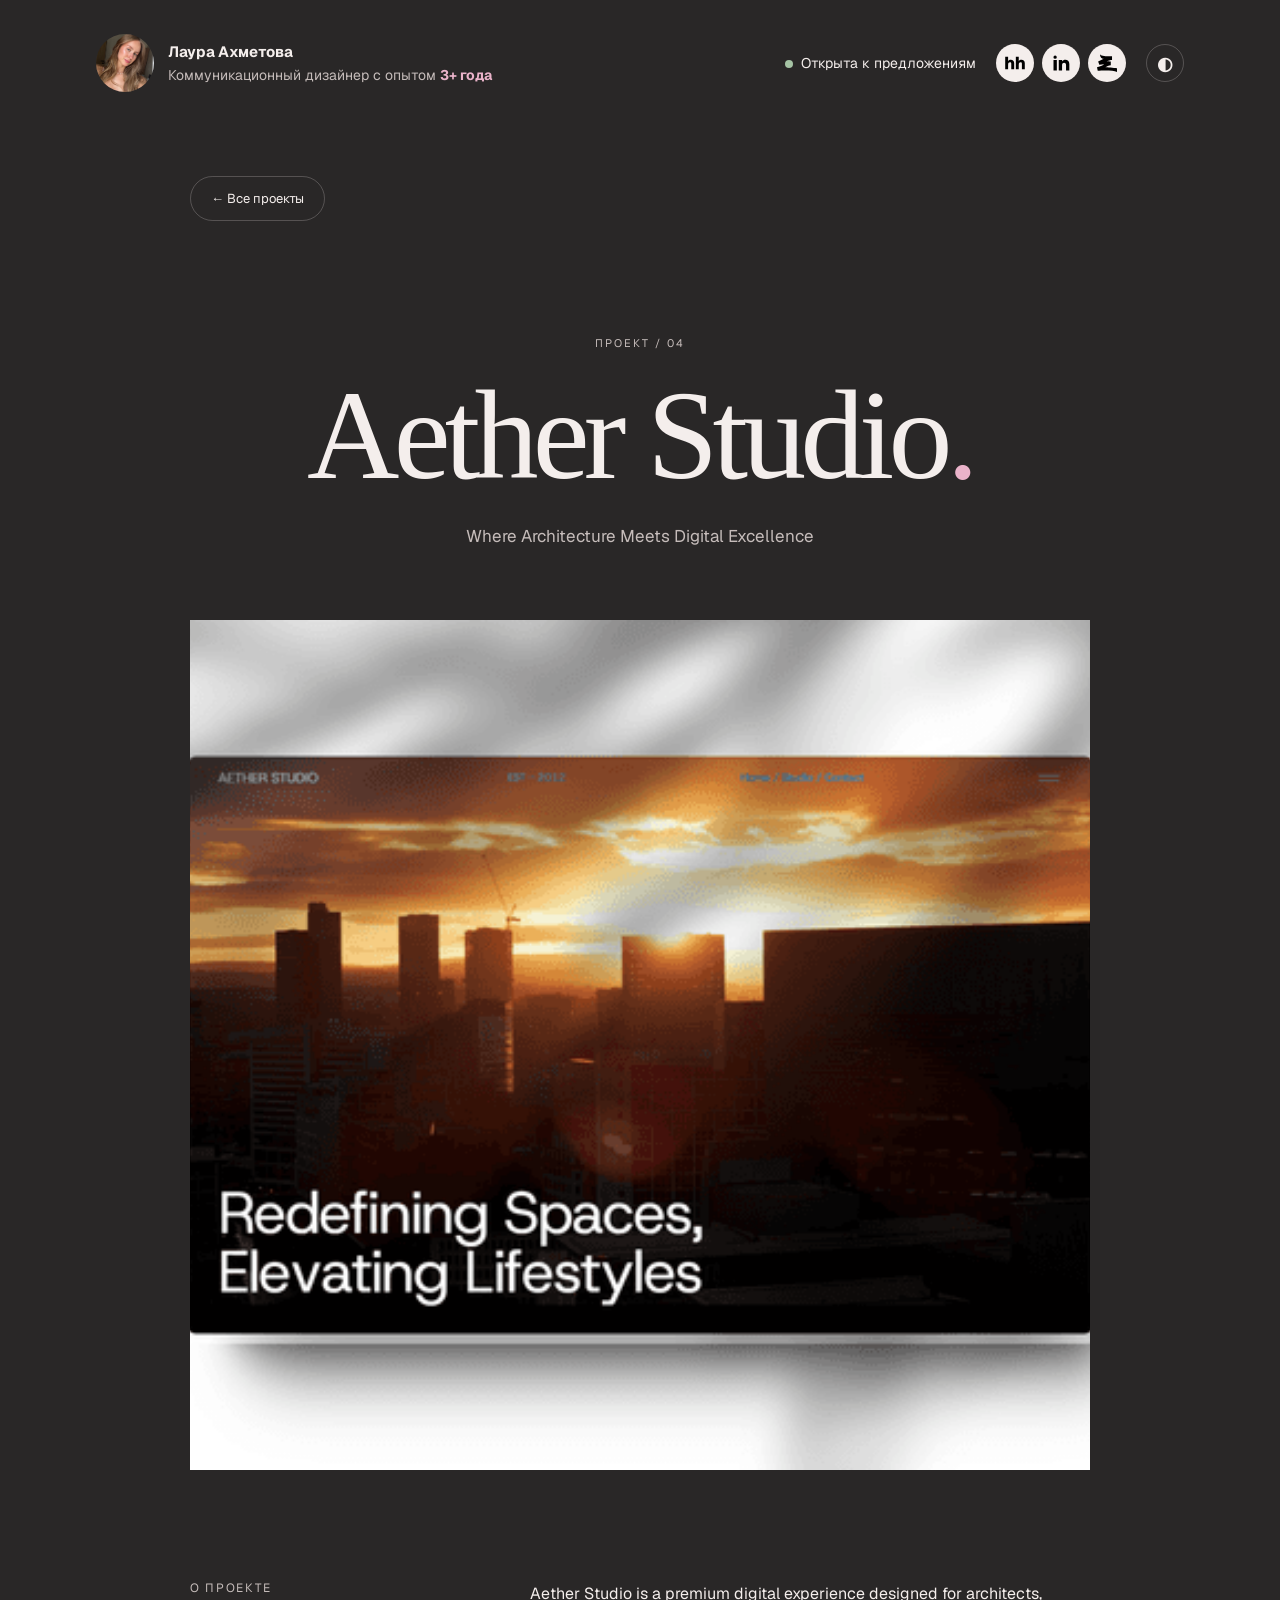
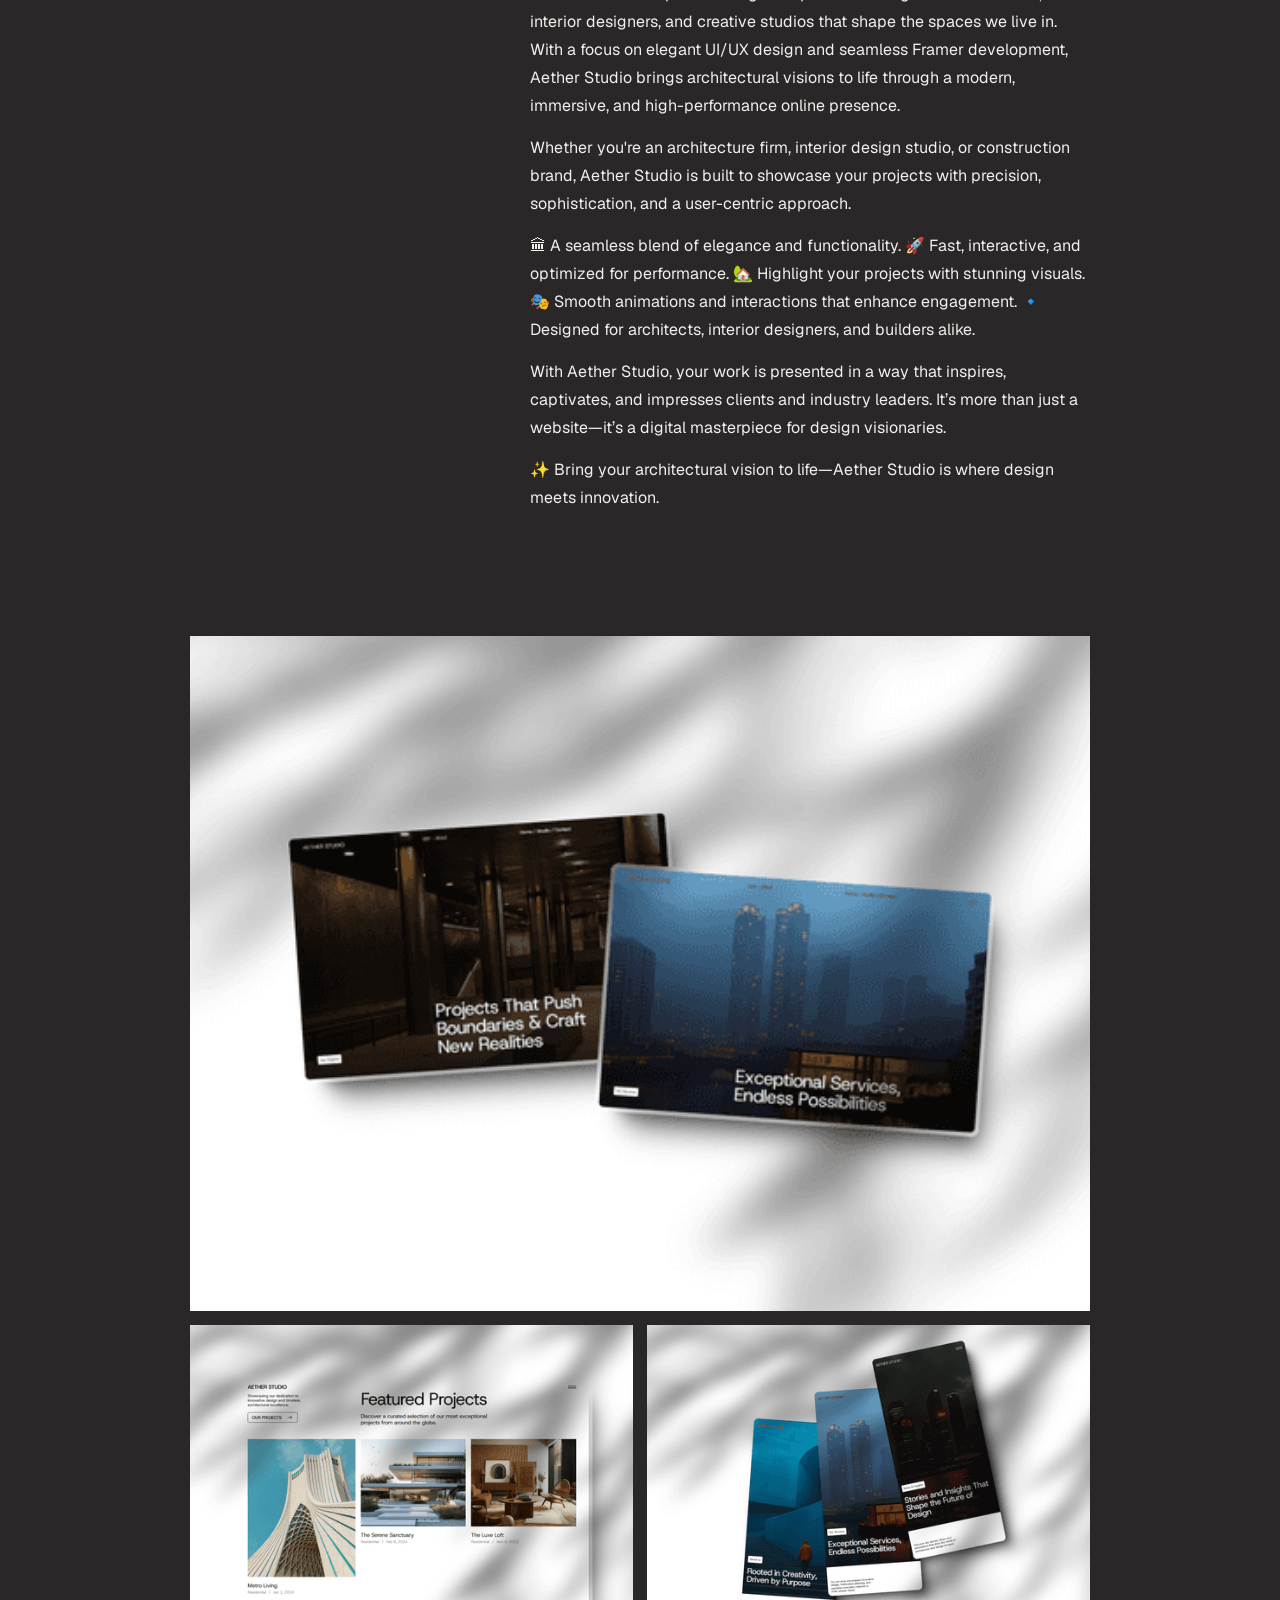
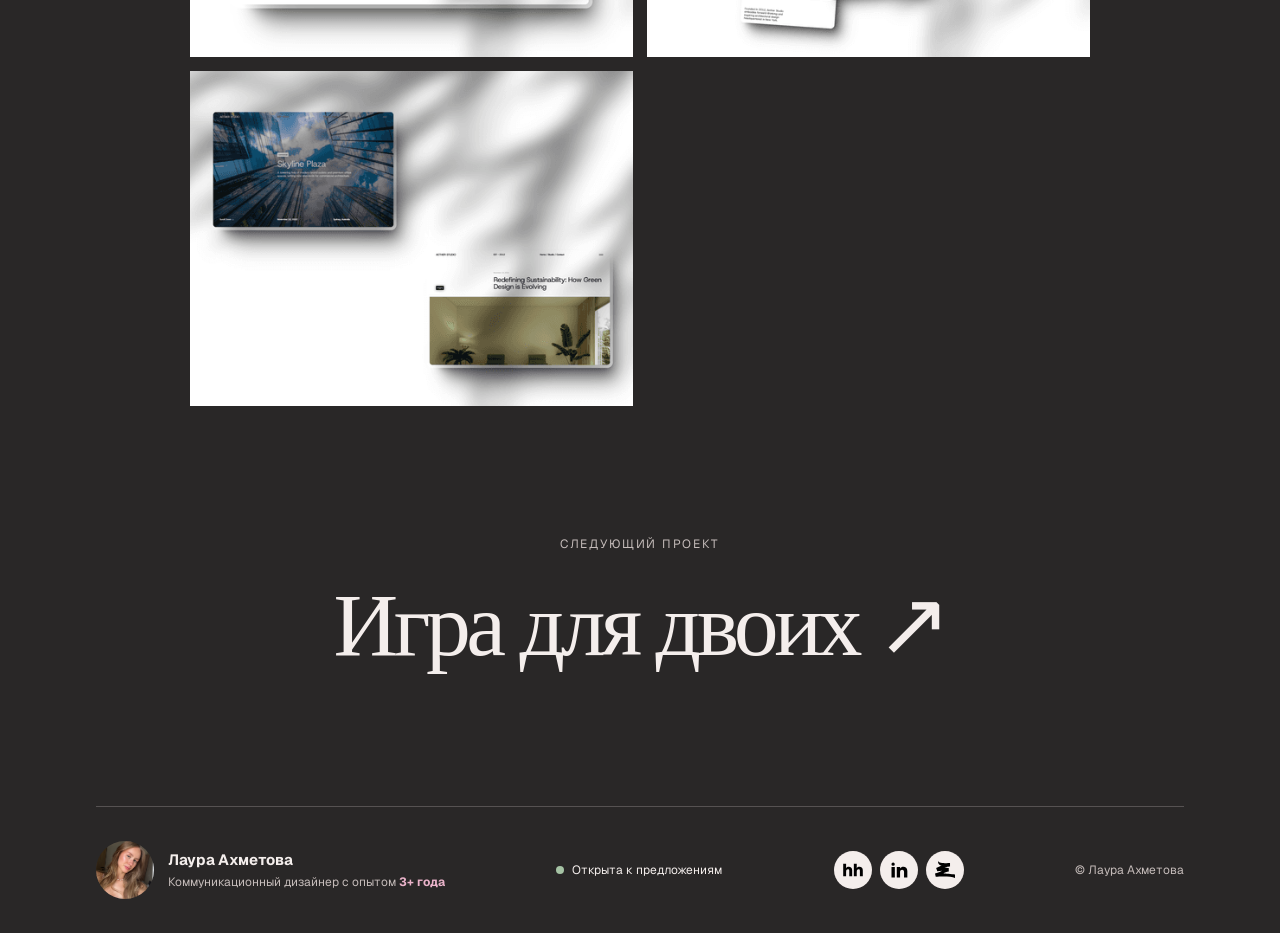
<file: project-details/aether-studio.html>
<!doctype html><html lang="ru"><head><meta charset="utf-8"><meta name="viewport" content="width=device-width,initial-scale=1"><title>Aether Studio — Лаура Ахметова</title><link rel="stylesheet" href="../assets/site.css?v=7"><link rel="stylesheet" href="../assets/motion.css"><link rel="stylesheet" href="../assets/project.css"><script src="../assets/motion.js" defer></script><script src="../assets/site.js" defer></script><link rel="icon" type="image/svg+xml" href="../assets/icons/favicon.svg"><link rel="icon" type="image/png" sizes="32x32" href="../assets/icons/favicon-32.png"><link rel="icon" type="image/png" sizes="48x48" href="../assets/icons/favicon-48.png"><link rel="apple-touch-icon" sizes="180x180" href="../assets/icons/apple-touch-icon.png"></head><body data-theme="dark"><header class="site-header wrap"><a href="../index.html" aria-label="На главную"><div class="profile"><img src="../assets/img/Cu4nTh9SOAEUHch3rN5iS6zJhA-ade0e6e4.jpg" alt="Лаура Ахметова"><div class="profile-copy"><strong>Лаура Ахметова</strong><span>Коммуникационный дизайнер с опытом <b class="profile-experience">3+ года</b></span></div></div></a><div class="header-right"><span class="status">Открыта к предложениям</span><div class="socials"><a href="https://hh.ru/applicant/profile/me?hhtmFrom=main" aria-label="hh.ru" target="_blank" rel="noopener"><img src="../assets/img/social-hh.svg?v=2" alt=""></a><a href="https://www.linkedin.com/in/laura-akhmetova-39777343a/" aria-label="LinkedIn" target="_blank" rel="noopener"><img src="../assets/img/social-linkedin.svg" alt=""></a><a href="https://setka.ru/users/019d343f-13d5-7e82-8718-7d80f2fd6895" aria-label="Сетка" target="_blank" rel="noopener"><img src="../assets/img/social-setka.svg" alt=""></a></div><button class="theme-toggle" id="theme-toggle" aria-label="Сменить цветовую тему" aria-pressed="false">◐</button></div></header><main class="detail wrap"><a class="back" href="../index.html#projects">← Все проекты</a><div class="detail-heading"><div class="eyebrow">Проект / 04</div><h1 class="detail-title">Aether Studio<span style="color:var(--pink)">.</span></h1><p>Where Architecture Meets Digital Excellence</p></div><img class="detail-cover" src="../assets/img/EVgp4FfBKeWyGi51Bui2IUDZsG0.png" alt="Aether Studio" width="1600" height="1200" decoding="async" loading="lazy" srcset="../assets/img/EVgp4FfBKeWyGi51Bui2IUDZsG0-512w.png 512w, ../assets/img/EVgp4FfBKeWyGi51Bui2IUDZsG0-1024w.png 1024w, ../assets/img/EVgp4FfBKeWyGi51Bui2IUDZsG0.png 1600w" sizes="(max-width: 700px) calc(100vw - 36px), (max-width: 1280px) calc(100vw - 80px), 1200px"><section class="detail-about"><div class="detail-label">О проекте</div><div><p>Aether Studio is a premium digital experience designed for architects, interior designers, and creative studios that shape the spaces we live in. With a focus on elegant UI/UX design and seamless Framer development, Aether Studio brings architectural visions to life through a modern, immersive, and high-performance online presence.</p><p>Whether you&#x27;re an architecture firm, interior design studio, or construction brand, Aether Studio is built to showcase your projects with precision, sophistication, and a user-centric approach.</p><p>🏛 A seamless blend of elegance and functionality. 🚀 Fast, interactive, and optimized for performance. 🏡 Highlight your projects with stunning visuals. 🎭 Smooth animations and interactions that enhance engagement. 🔹 Designed for architects, interior designers, and builders alike.</p><p>With Aether Studio, your work is presented in a way that inspires, captivates, and impresses clients and industry leaders. It’s more than just a website—it’s a digital masterpiece for design visionaries.</p><p>✨ Bring your architectural vision to life—Aether Studio is where design meets innovation.</p></div></section><div class="detail-gallery"><img src="../assets/img/2wIifx4QZtr3Qon18QBxcBrtBqg.png" alt="Aether Studio — макет" loading="lazy" width="1600" height="1200" decoding="async" srcset="../assets/img/2wIifx4QZtr3Qon18QBxcBrtBqg-512w.png 512w, ../assets/img/2wIifx4QZtr3Qon18QBxcBrtBqg-1024w.png 1024w, ../assets/img/2wIifx4QZtr3Qon18QBxcBrtBqg.png 1600w" sizes="(max-width: 700px) calc(100vw - 36px), (max-width: 1280px) calc(100vw - 80px), 1200px"><img src="../assets/img/6zYTwmdg5nbGTmCcfeeCbzKD3g.png" alt="Aether Studio — макет" loading="lazy" width="1600" height="1200" decoding="async" srcset="../assets/img/6zYTwmdg5nbGTmCcfeeCbzKD3g-512w.png 512w, ../assets/img/6zYTwmdg5nbGTmCcfeeCbzKD3g-1024w.png 1024w, ../assets/img/6zYTwmdg5nbGTmCcfeeCbzKD3g.png 1600w" sizes="(max-width: 700px) calc(100vw - 36px), (max-width: 1280px) calc(100vw - 80px), 1200px"><img src="../assets/img/TyEM7VchzTqgAtdJuvoCpthNs.png" alt="Aether Studio — макет" loading="lazy" width="1600" height="1200" decoding="async" srcset="../assets/img/TyEM7VchzTqgAtdJuvoCpthNs-512w.png 512w, ../assets/img/TyEM7VchzTqgAtdJuvoCpthNs-1024w.png 1024w, ../assets/img/TyEM7VchzTqgAtdJuvoCpthNs.png 1600w" sizes="(max-width: 700px) calc(100vw - 36px), (max-width: 1280px) calc(100vw - 80px), 1200px"><img src="../assets/img/jPEzl2WkyMJps5tJz4RfXQQbBBg.png" alt="Aether Studio — макет" loading="lazy" width="1800" height="1360" decoding="async" srcset="../assets/img/jPEzl2WkyMJps5tJz4RfXQQbBBg-512w.png 512w, ../assets/img/jPEzl2WkyMJps5tJz4RfXQQbBBg-1024w.png 1024w, ../assets/img/jPEzl2WkyMJps5tJz4RfXQQbBBg.png 1800w" sizes="(max-width: 700px) calc(100vw - 36px), (max-width: 1280px) calc(100vw - 80px), 1200px"></div><a class="next-project" href="igra-dlya-dvoih.html"><span>Следующий проект</span><strong>Игра для двоих ↗</strong></a></main><footer class="footer wrap"><div class="profile"><img src="../assets/img/Cu4nTh9SOAEUHch3rN5iS6zJhA-ade0e6e4.jpg" alt="Лаура Ахметова"><div class="profile-copy"><strong>Лаура Ахметова</strong><span>Коммуникационный дизайнер с опытом <b class="profile-experience">3+ года</b></span></div></div><span class="status">Открыта к предложениям</span><div class="socials"><a href="https://hh.ru/applicant/profile/me?hhtmFrom=main" aria-label="hh.ru" target="_blank" rel="noopener"><img src="../assets/img/social-hh.svg?v=2" alt=""></a><a href="https://www.linkedin.com/in/laura-akhmetova-39777343a/" aria-label="LinkedIn" target="_blank" rel="noopener"><img src="../assets/img/social-linkedin.svg" alt=""></a><a href="https://setka.ru/users/019d343f-13d5-7e82-8718-7d80f2fd6895" aria-label="Сетка" target="_blank" rel="noopener"><img src="../assets/img/social-setka.svg" alt=""></a></div><small>© Лаура Ахметова</small></footer></body></html>
</file>
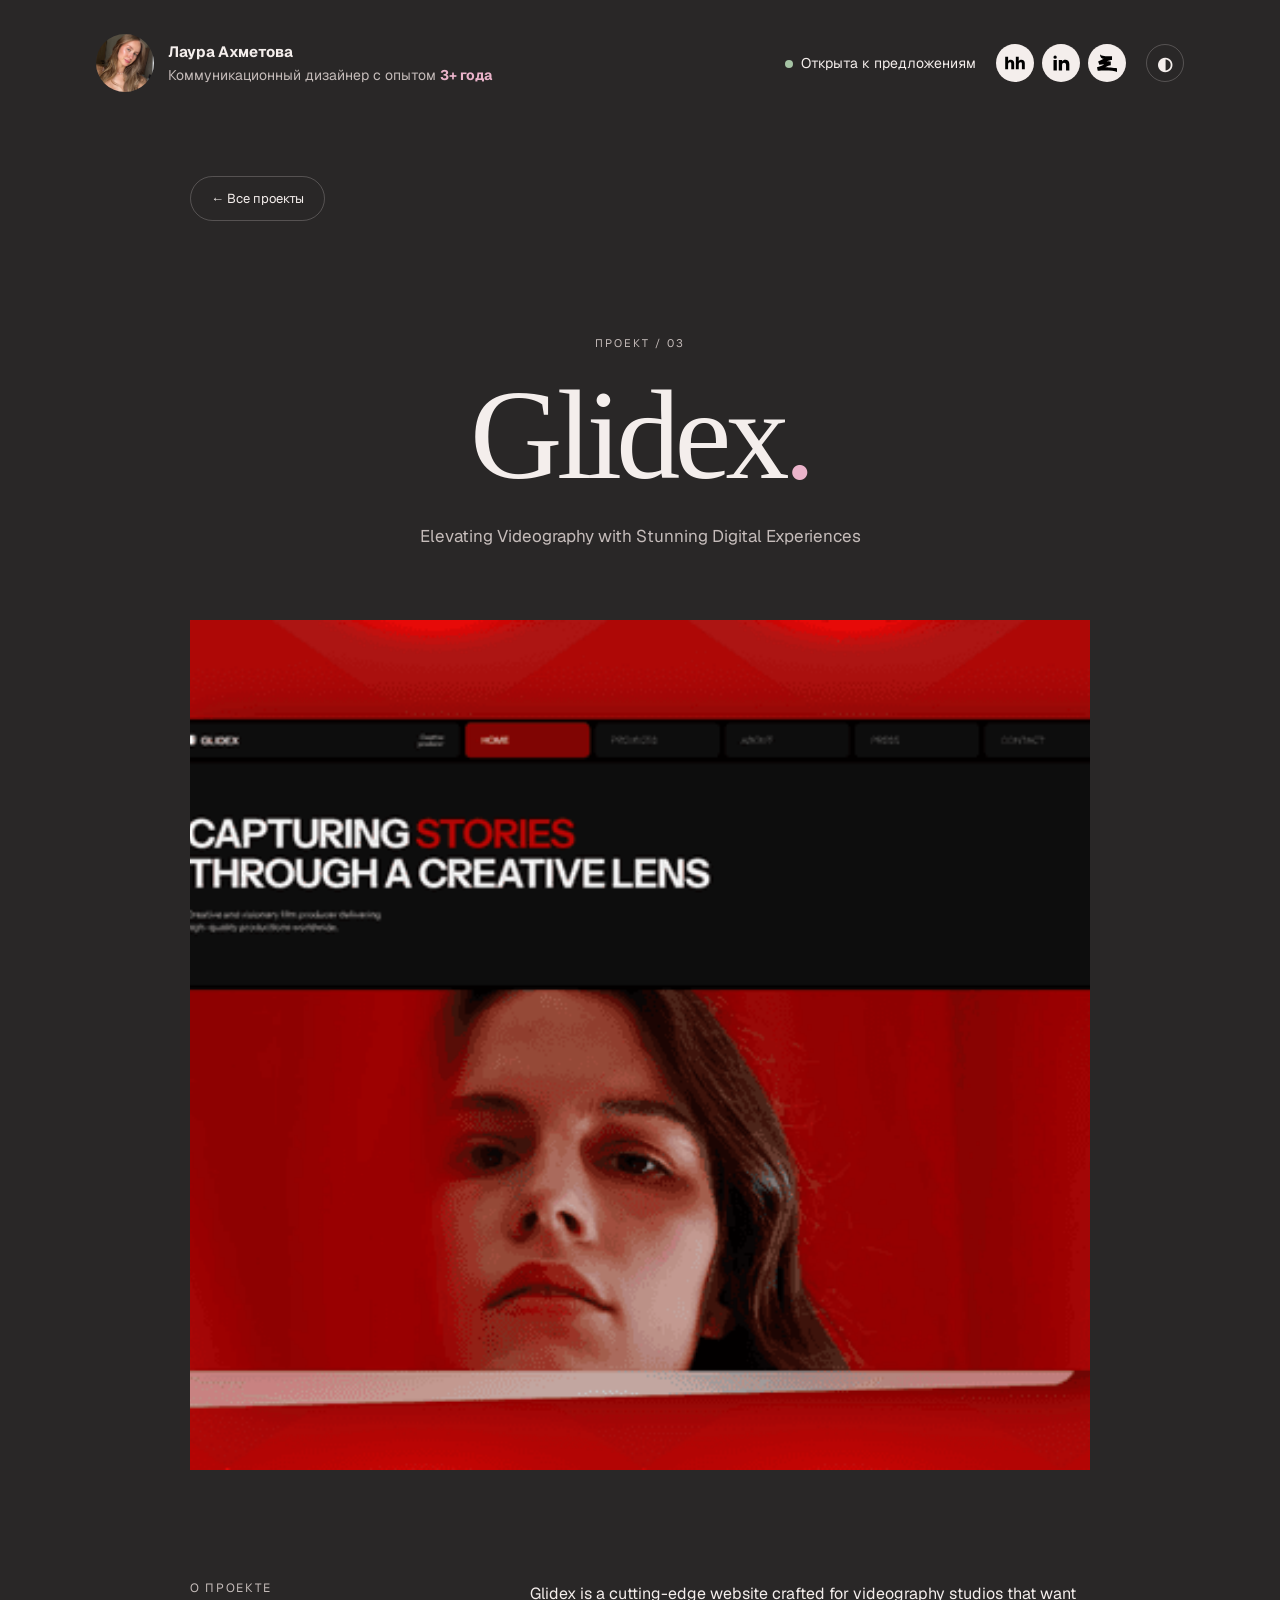
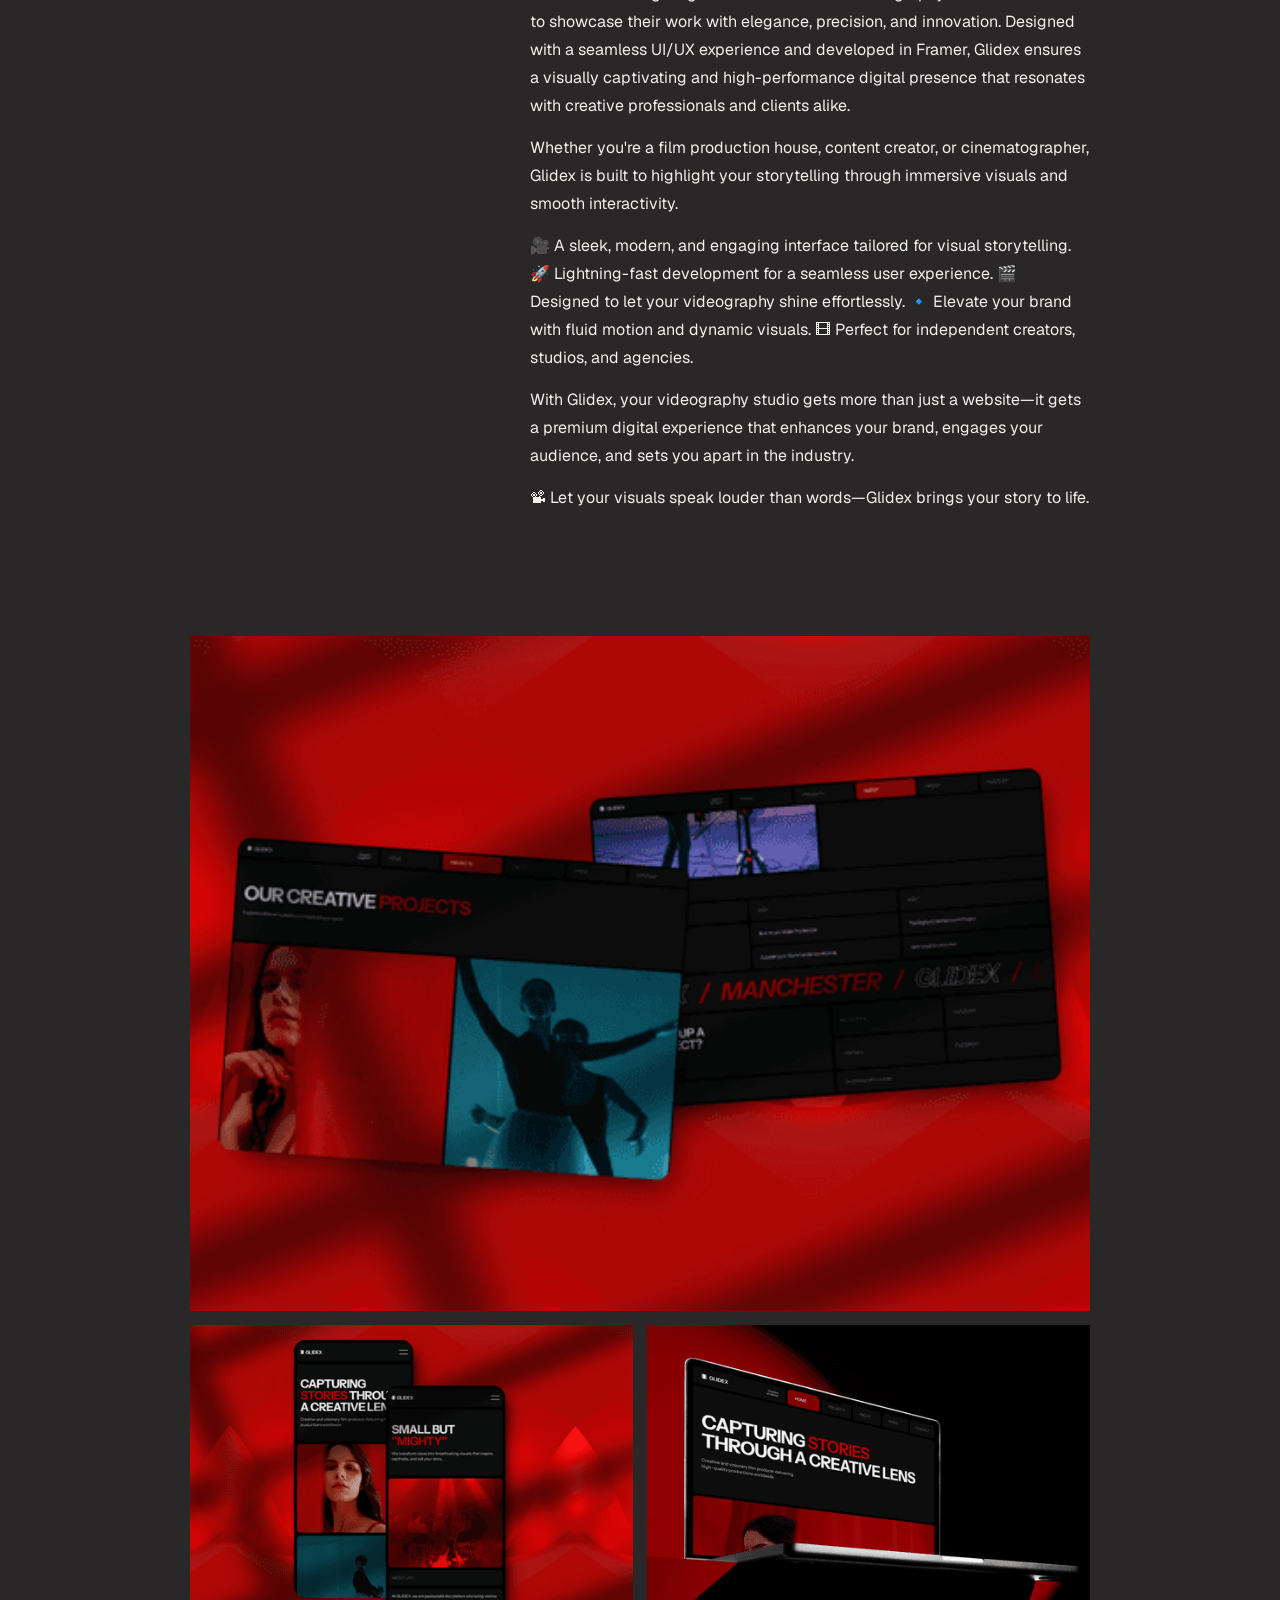
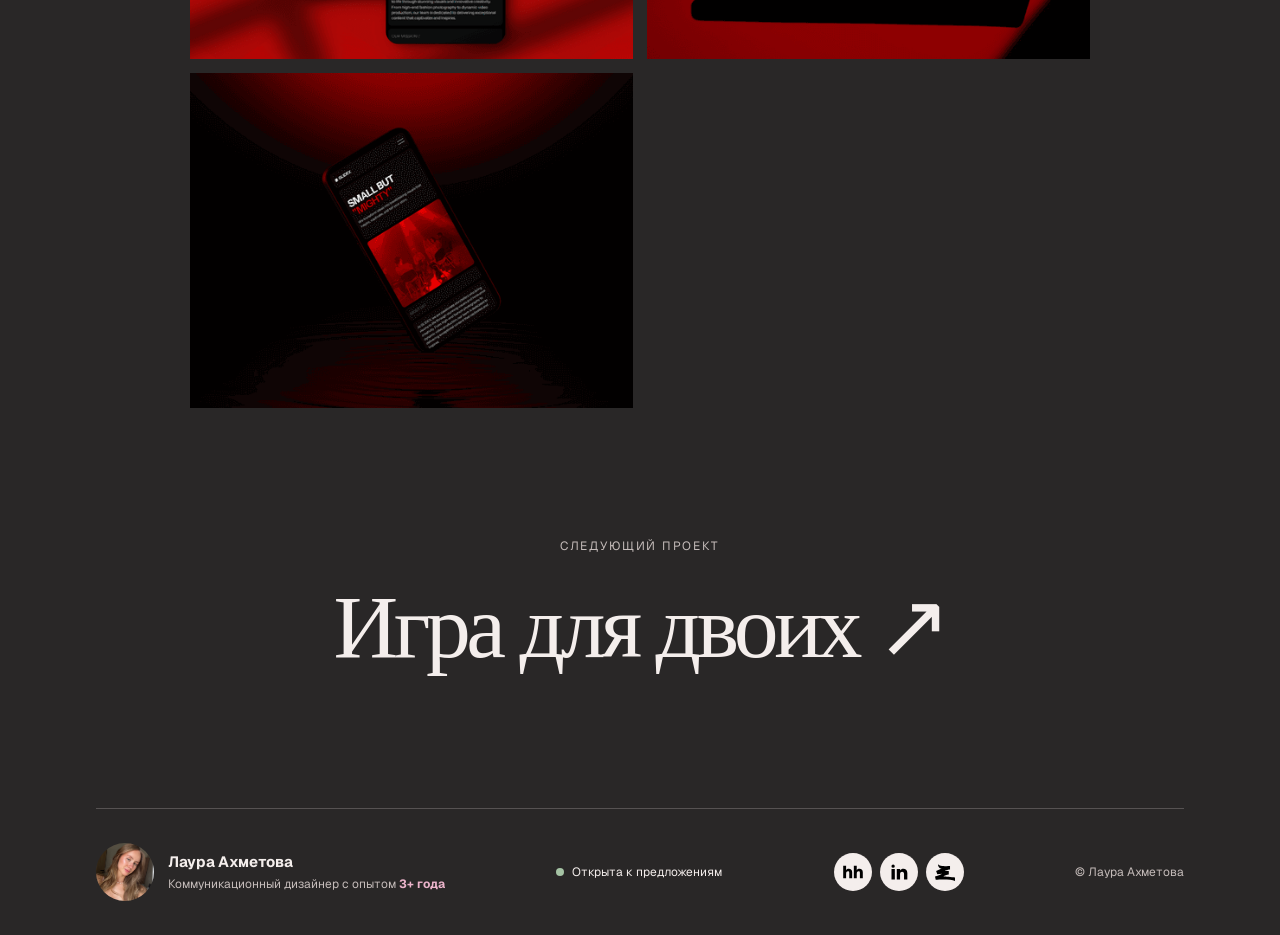
<file: project-details/glidex.html>
<!doctype html><html lang="ru"><head><meta charset="utf-8"><meta name="viewport" content="width=device-width,initial-scale=1"><title>Glidex — Лаура Ахметова</title><link rel="stylesheet" href="../assets/site.css?v=7"><link rel="stylesheet" href="../assets/motion.css"><link rel="stylesheet" href="../assets/project.css"><script src="../assets/motion.js" defer></script><script src="../assets/site.js" defer></script><link rel="icon" type="image/svg+xml" href="../assets/icons/favicon.svg"><link rel="icon" type="image/png" sizes="32x32" href="../assets/icons/favicon-32.png"><link rel="icon" type="image/png" sizes="48x48" href="../assets/icons/favicon-48.png"><link rel="apple-touch-icon" sizes="180x180" href="../assets/icons/apple-touch-icon.png"></head><body data-theme="dark"><header class="site-header wrap"><a href="../index.html" aria-label="На главную"><div class="profile"><img src="../assets/img/Cu4nTh9SOAEUHch3rN5iS6zJhA-ade0e6e4.jpg" alt="Лаура Ахметова"><div class="profile-copy"><strong>Лаура Ахметова</strong><span>Коммуникационный дизайнер с опытом <b class="profile-experience">3+ года</b></span></div></div></a><div class="header-right"><span class="status">Открыта к предложениям</span><div class="socials"><a href="https://hh.ru/applicant/profile/me?hhtmFrom=main" aria-label="hh.ru" target="_blank" rel="noopener"><img src="../assets/img/social-hh.svg?v=2" alt=""></a><a href="https://www.linkedin.com/in/laura-akhmetova-39777343a/" aria-label="LinkedIn" target="_blank" rel="noopener"><img src="../assets/img/social-linkedin.svg" alt=""></a><a href="https://setka.ru/users/019d343f-13d5-7e82-8718-7d80f2fd6895" aria-label="Сетка" target="_blank" rel="noopener"><img src="../assets/img/social-setka.svg" alt=""></a></div><button class="theme-toggle" id="theme-toggle" aria-label="Сменить цветовую тему" aria-pressed="false">◐</button></div></header><main class="detail wrap"><a class="back" href="../index.html#projects">← Все проекты</a><div class="detail-heading"><div class="eyebrow">Проект / 03</div><h1 class="detail-title">Glidex<span style="color:var(--pink)">.</span></h1><p>Elevating Videography with Stunning Digital Experiences</p></div><img class="detail-cover" src="../assets/img/CLZhCPMlL2EPY75pz7qo4vhGGzw.png" alt="Glidex" width="1600" height="1200" decoding="async" loading="lazy" srcset="../assets/img/CLZhCPMlL2EPY75pz7qo4vhGGzw-512w.png 512w, ../assets/img/CLZhCPMlL2EPY75pz7qo4vhGGzw-1024w.png 1024w, ../assets/img/CLZhCPMlL2EPY75pz7qo4vhGGzw.png 1600w" sizes="(max-width: 700px) calc(100vw - 36px), (max-width: 1280px) calc(100vw - 80px), 1200px"><section class="detail-about"><div class="detail-label">О проекте</div><div><p>Glidex is a cutting-edge website crafted for videography studios that want to showcase their work with elegance, precision, and innovation. Designed with a seamless UI/UX experience and developed in Framer, Glidex ensures a visually captivating and high-performance digital presence that resonates with creative professionals and clients alike.</p><p>Whether you&#x27;re a film production house, content creator, or cinematographer, Glidex is built to highlight your storytelling through immersive visuals and smooth interactivity.</p><p>🎥 A sleek, modern, and engaging interface tailored for visual storytelling. 🚀 Lightning-fast development for a seamless user experience. 🎬 Designed to let your videography shine effortlessly. 🔹 Elevate your brand with fluid motion and dynamic visuals. 🎞 Perfect for independent creators, studios, and agencies.</p><p>With Glidex, your videography studio gets more than just a website—it gets a premium digital experience that enhances your brand, engages your audience, and sets you apart in the industry.</p><p>📽 Let your visuals speak louder than words—Glidex brings your story to life.</p></div></section><div class="detail-gallery"><img src="../assets/img/PVMr2ShgT1v08X9fNPpsbdRQwmg.png" alt="Glidex — макет" loading="lazy" width="1600" height="1200" decoding="async" srcset="../assets/img/PVMr2ShgT1v08X9fNPpsbdRQwmg-512w.png 512w, ../assets/img/PVMr2ShgT1v08X9fNPpsbdRQwmg-1024w.png 1024w, ../assets/img/PVMr2ShgT1v08X9fNPpsbdRQwmg.png 1600w" sizes="(max-width: 700px) calc(100vw - 36px), (max-width: 1280px) calc(100vw - 80px), 1200px"><img src="../assets/img/Gk7AVadR28XRmbOy3fn6DnH16c.png" alt="Glidex — макет" loading="lazy" width="1600" height="1200" decoding="async" srcset="../assets/img/Gk7AVadR28XRmbOy3fn6DnH16c-512w.png 512w, ../assets/img/Gk7AVadR28XRmbOy3fn6DnH16c-1024w.png 1024w, ../assets/img/Gk7AVadR28XRmbOy3fn6DnH16c.png 1600w" sizes="(max-width: 700px) calc(100vw - 36px), (max-width: 1280px) calc(100vw - 80px), 1200px"><img src="../assets/img/YLgRn3oO5bmXxyXp51VzFQehFXc.png" alt="Glidex — макет" loading="lazy" width="1800" height="1360" decoding="async" srcset="../assets/img/YLgRn3oO5bmXxyXp51VzFQehFXc-512w.png 512w, ../assets/img/YLgRn3oO5bmXxyXp51VzFQehFXc-1024w.png 1024w, ../assets/img/YLgRn3oO5bmXxyXp51VzFQehFXc.png 1800w" sizes="(max-width: 700px) calc(100vw - 36px), (max-width: 1280px) calc(100vw - 80px), 1200px"><img src="../assets/img/RsU4U9tSov4ydz5A4y1BrERacg.png" alt="Glidex — макет" loading="lazy" width="1800" height="1360" decoding="async" srcset="../assets/img/RsU4U9tSov4ydz5A4y1BrERacg-512w.png 512w, ../assets/img/RsU4U9tSov4ydz5A4y1BrERacg-1024w.png 1024w, ../assets/img/RsU4U9tSov4ydz5A4y1BrERacg.png 1800w" sizes="(max-width: 700px) calc(100vw - 36px), (max-width: 1280px) calc(100vw - 80px), 1200px"></div><a class="next-project" href="igra-dlya-dvoih.html"><span>Следующий проект</span><strong>Игра для двоих ↗</strong></a></main><footer class="footer wrap"><div class="profile"><img src="../assets/img/Cu4nTh9SOAEUHch3rN5iS6zJhA-ade0e6e4.jpg" alt="Лаура Ахметова"><div class="profile-copy"><strong>Лаура Ахметова</strong><span>Коммуникационный дизайнер с опытом <b class="profile-experience">3+ года</b></span></div></div><span class="status">Открыта к предложениям</span><div class="socials"><a href="https://hh.ru/applicant/profile/me?hhtmFrom=main" aria-label="hh.ru" target="_blank" rel="noopener"><img src="../assets/img/social-hh.svg?v=2" alt=""></a><a href="https://www.linkedin.com/in/laura-akhmetova-39777343a/" aria-label="LinkedIn" target="_blank" rel="noopener"><img src="../assets/img/social-linkedin.svg" alt=""></a><a href="https://setka.ru/users/019d343f-13d5-7e82-8718-7d80f2fd6895" aria-label="Сетка" target="_blank" rel="noopener"><img src="../assets/img/social-setka.svg" alt=""></a></div><small>© Лаура Ахметова</small></footer></body></html>
</file>
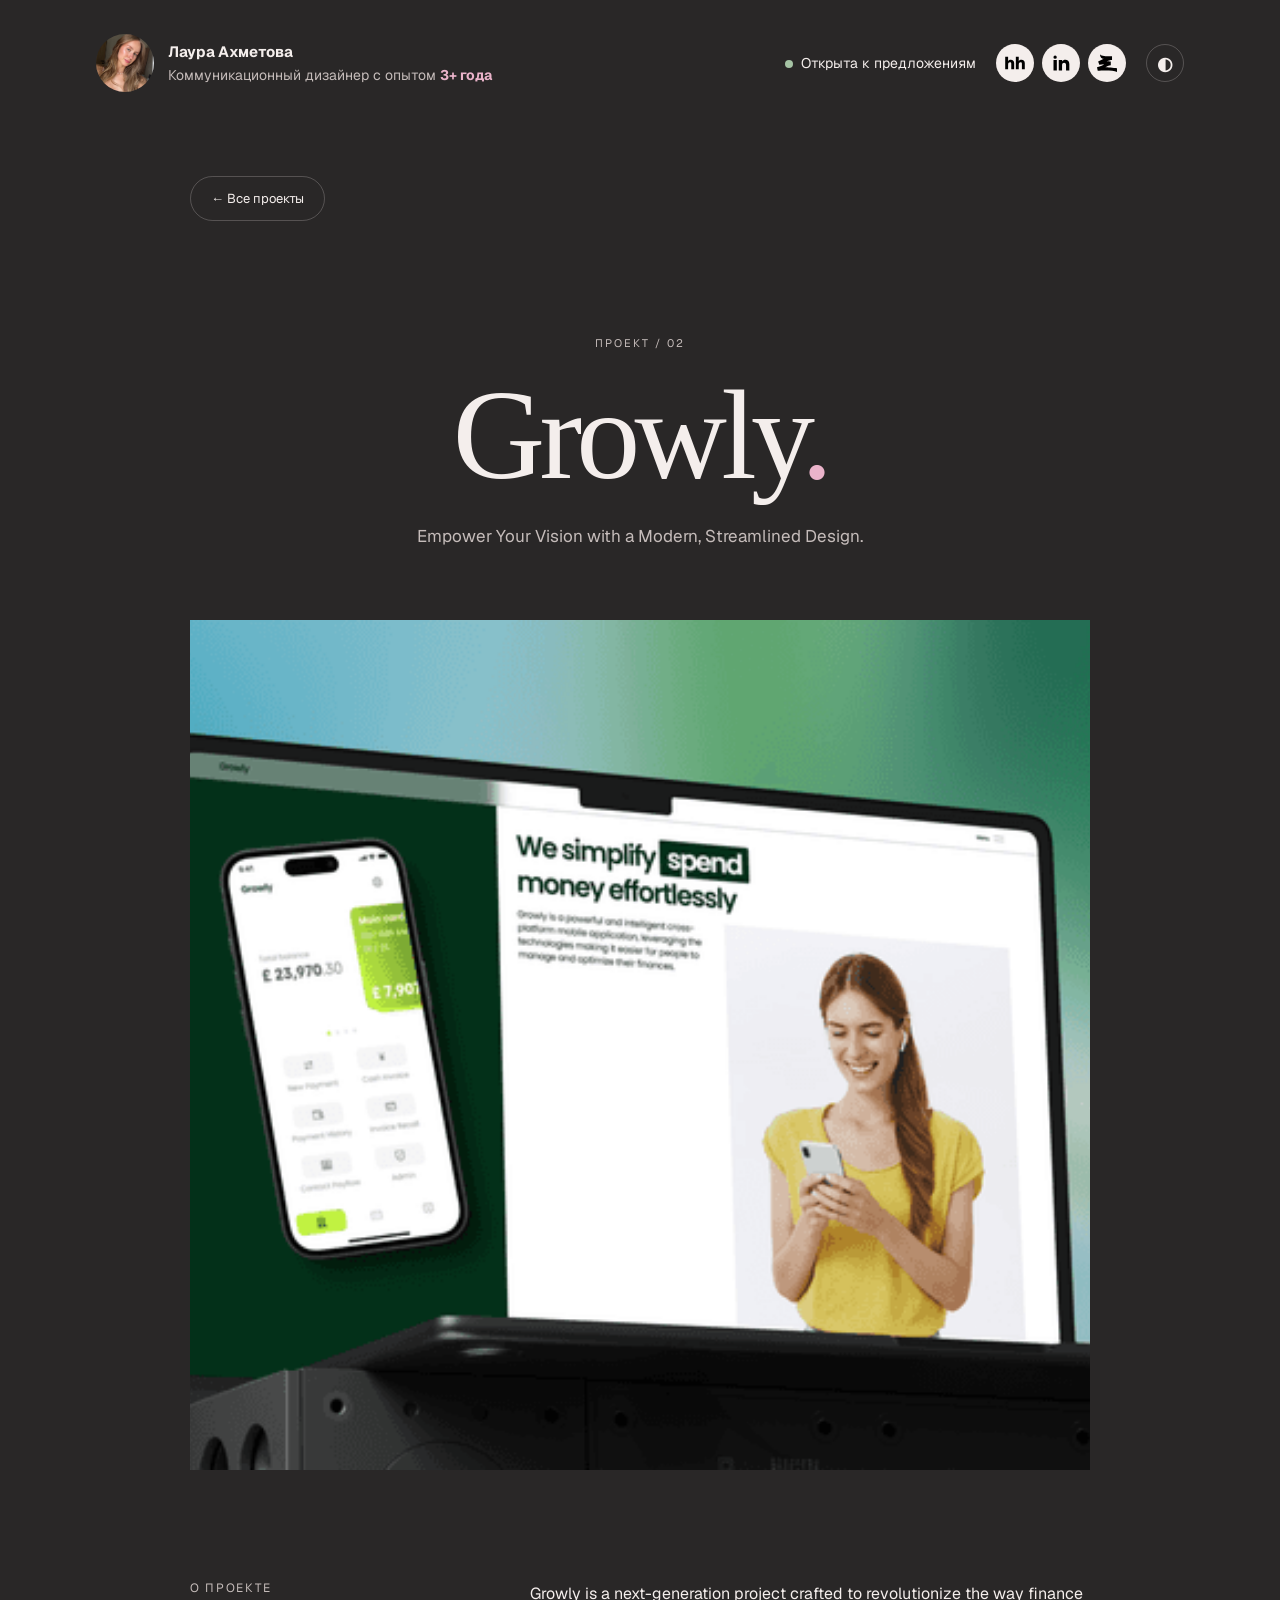
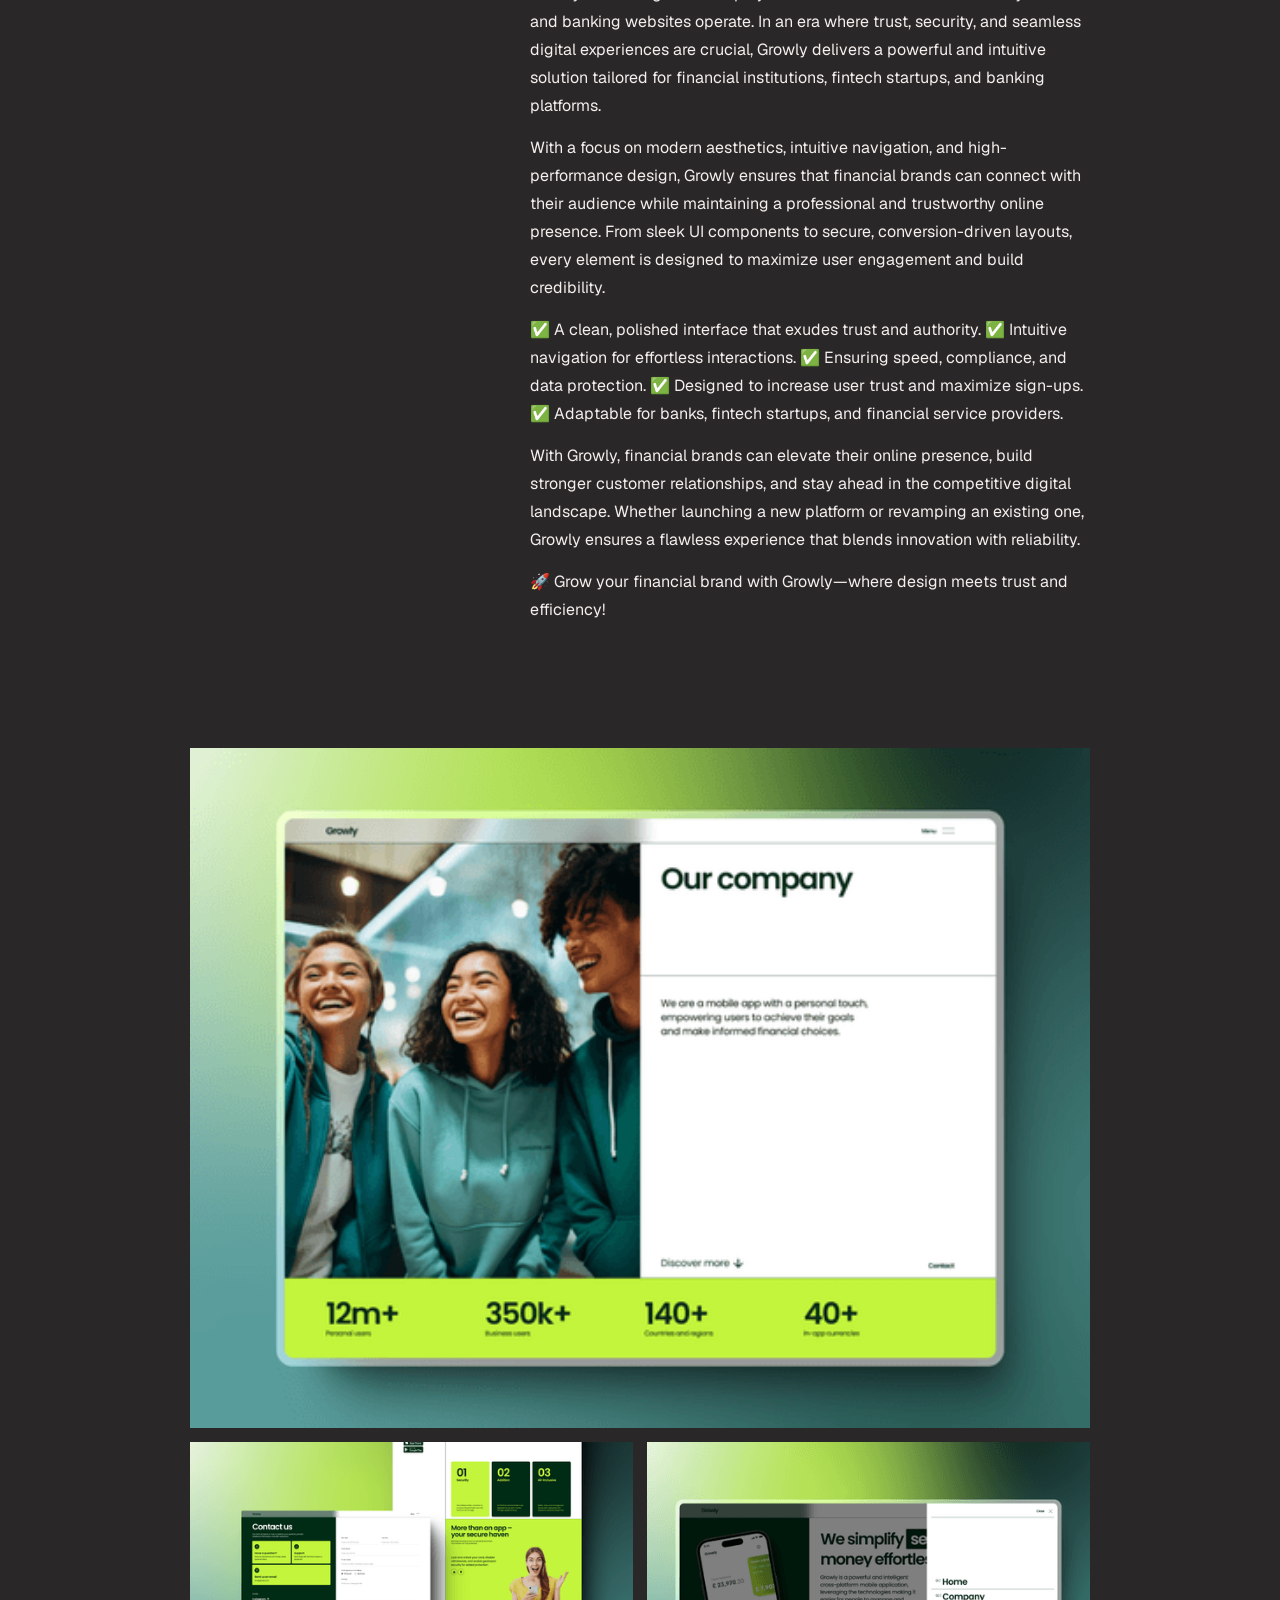
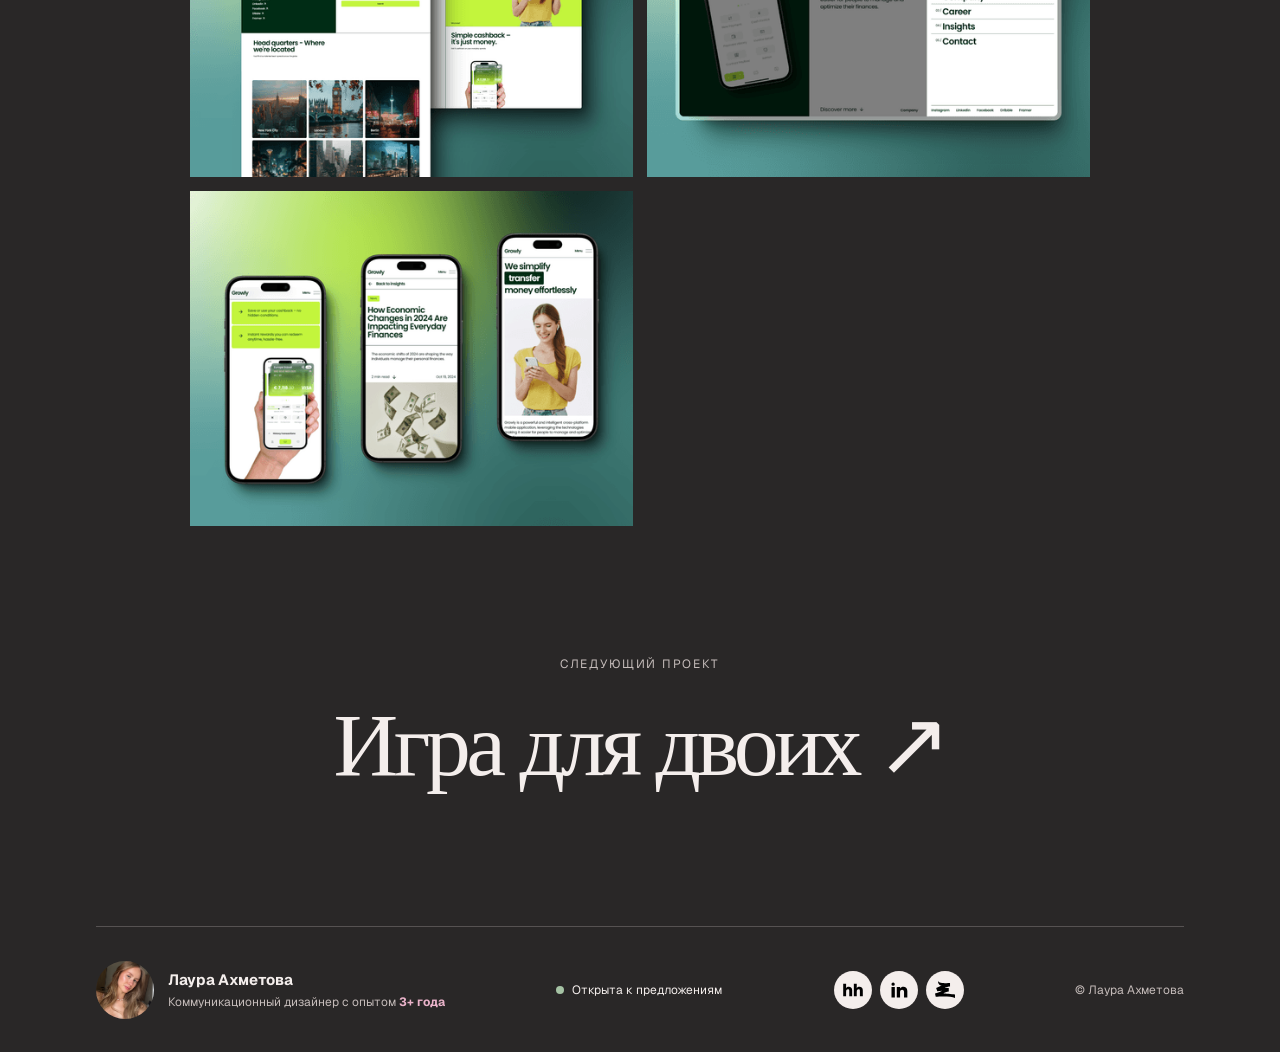
<file: project-details/growly.html>
<!doctype html><html lang="ru"><head><meta charset="utf-8"><meta name="viewport" content="width=device-width,initial-scale=1"><title>Growly — Лаура Ахметова</title><link rel="stylesheet" href="../assets/site.css?v=7"><link rel="stylesheet" href="../assets/motion.css"><link rel="stylesheet" href="../assets/project.css"><script src="../assets/motion.js" defer></script><script src="../assets/site.js" defer></script><link rel="icon" type="image/svg+xml" href="../assets/icons/favicon.svg"><link rel="icon" type="image/png" sizes="32x32" href="../assets/icons/favicon-32.png"><link rel="icon" type="image/png" sizes="48x48" href="../assets/icons/favicon-48.png"><link rel="apple-touch-icon" sizes="180x180" href="../assets/icons/apple-touch-icon.png"></head><body data-theme="dark"><header class="site-header wrap"><a href="../index.html" aria-label="На главную"><div class="profile"><img src="../assets/img/Cu4nTh9SOAEUHch3rN5iS6zJhA-ade0e6e4.jpg" alt="Лаура Ахметова"><div class="profile-copy"><strong>Лаура Ахметова</strong><span>Коммуникационный дизайнер с опытом <b class="profile-experience">3+ года</b></span></div></div></a><div class="header-right"><span class="status">Открыта к предложениям</span><div class="socials"><a href="https://hh.ru/applicant/profile/me?hhtmFrom=main" aria-label="hh.ru" target="_blank" rel="noopener"><img src="../assets/img/social-hh.svg?v=2" alt=""></a><a href="https://www.linkedin.com/in/laura-akhmetova-39777343a/" aria-label="LinkedIn" target="_blank" rel="noopener"><img src="../assets/img/social-linkedin.svg" alt=""></a><a href="https://setka.ru/users/019d343f-13d5-7e82-8718-7d80f2fd6895" aria-label="Сетка" target="_blank" rel="noopener"><img src="../assets/img/social-setka.svg" alt=""></a></div><button class="theme-toggle" id="theme-toggle" aria-label="Сменить цветовую тему" aria-pressed="false">◐</button></div></header><main class="detail wrap"><a class="back" href="../index.html#projects">← Все проекты</a><div class="detail-heading"><div class="eyebrow">Проект / 02</div><h1 class="detail-title">Growly<span style="color:var(--pink)">.</span></h1><p>Empower Your Vision with a Modern, Streamlined Design.</p></div><img class="detail-cover" src="../assets/img/lGU6LhhlX7UVolkKorteot0QMI.png" alt="Growly" width="4800" height="3600" decoding="async" loading="lazy" srcset="../assets/img/lGU6LhhlX7UVolkKorteot0QMI-512w.png 512w, ../assets/img/lGU6LhhlX7UVolkKorteot0QMI-1024w.png 1024w, ../assets/img/lGU6LhhlX7UVolkKorteot0QMI.png 4800w" sizes="(max-width: 700px) calc(100vw - 36px), (max-width: 1280px) calc(100vw - 80px), 1200px"><section class="detail-about"><div class="detail-label">О проекте</div><div><p>Growly is a next-generation project crafted to revolutionize the way finance and banking websites operate. In an era where trust, security, and seamless digital experiences are crucial, Growly delivers a powerful and intuitive solution tailored for financial institutions, fintech startups, and banking platforms.</p><p>With a focus on modern aesthetics, intuitive navigation, and high-performance design, Growly ensures that financial brands can connect with their audience while maintaining a professional and trustworthy online presence. From sleek UI components to secure, conversion-driven layouts, every element is designed to maximize user engagement and build credibility.</p><p>✅ A clean, polished interface that exudes trust and authority. ✅ Intuitive navigation for effortless interactions. ✅ Ensuring speed, compliance, and data protection. ✅ Designed to increase user trust and maximize sign-ups. ✅ Adaptable for banks, fintech startups, and financial service providers.</p><p>With Growly, financial brands can elevate their online presence, build stronger customer relationships, and stay ahead in the competitive digital landscape. Whether launching a new platform or revamping an existing one, Growly ensures a flawless experience that blends innovation with reliability.</p><p>🚀 Grow your financial brand with Growly—where design meets trust and efficiency!</p></div></section><div class="detail-gallery"><img src="../assets/img/vZhEWarJivnNCLLARoXgc0Ys5g.png" alt="Growly — макет" loading="lazy" width="1800" height="1360" decoding="async" srcset="../assets/img/vZhEWarJivnNCLLARoXgc0Ys5g-512w.png 512w, ../assets/img/vZhEWarJivnNCLLARoXgc0Ys5g-1024w.png 1024w, ../assets/img/vZhEWarJivnNCLLARoXgc0Ys5g.png 1800w" sizes="(max-width: 700px) calc(100vw - 36px), (max-width: 1280px) calc(100vw - 80px), 1200px"><img src="../assets/img/r1VyZfyZNZiZWNLsVOREtkQjUI.png" alt="Growly — макет" loading="lazy" width="1800" height="1360" decoding="async" srcset="../assets/img/r1VyZfyZNZiZWNLsVOREtkQjUI-512w.png 512w, ../assets/img/r1VyZfyZNZiZWNLsVOREtkQjUI-1024w.png 1024w, ../assets/img/r1VyZfyZNZiZWNLsVOREtkQjUI.png 1800w" sizes="(max-width: 700px) calc(100vw - 36px), (max-width: 1280px) calc(100vw - 80px), 1200px"><img src="../assets/img/j12V6LKjXwBUPcTcnziSDVg4rqQ.png" alt="Growly — макет" loading="lazy" width="1800" height="1360" decoding="async" srcset="../assets/img/j12V6LKjXwBUPcTcnziSDVg4rqQ-512w.png 512w, ../assets/img/j12V6LKjXwBUPcTcnziSDVg4rqQ-1024w.png 1024w, ../assets/img/j12V6LKjXwBUPcTcnziSDVg4rqQ.png 1800w" sizes="(max-width: 700px) calc(100vw - 36px), (max-width: 1280px) calc(100vw - 80px), 1200px"><img src="../assets/img/eAOdn862L8nTIMyGAI0uBV2GQQQ.png" alt="Growly — макет" loading="lazy" width="1800" height="1360" decoding="async" srcset="../assets/img/eAOdn862L8nTIMyGAI0uBV2GQQQ-512w.png 512w, ../assets/img/eAOdn862L8nTIMyGAI0uBV2GQQQ-1024w.png 1024w, ../assets/img/eAOdn862L8nTIMyGAI0uBV2GQQQ.png 1800w" sizes="(max-width: 700px) calc(100vw - 36px), (max-width: 1280px) calc(100vw - 80px), 1200px"></div><a class="next-project" href="igra-dlya-dvoih.html"><span>Следующий проект</span><strong>Игра для двоих ↗</strong></a></main><footer class="footer wrap"><div class="profile"><img src="../assets/img/Cu4nTh9SOAEUHch3rN5iS6zJhA-ade0e6e4.jpg" alt="Лаура Ахметова"><div class="profile-copy"><strong>Лаура Ахметова</strong><span>Коммуникационный дизайнер с опытом <b class="profile-experience">3+ года</b></span></div></div><span class="status">Открыта к предложениям</span><div class="socials"><a href="https://hh.ru/applicant/profile/me?hhtmFrom=main" aria-label="hh.ru" target="_blank" rel="noopener"><img src="../assets/img/social-hh.svg?v=2" alt=""></a><a href="https://www.linkedin.com/in/laura-akhmetova-39777343a/" aria-label="LinkedIn" target="_blank" rel="noopener"><img src="../assets/img/social-linkedin.svg" alt=""></a><a href="https://setka.ru/users/019d343f-13d5-7e82-8718-7d80f2fd6895" aria-label="Сетка" target="_blank" rel="noopener"><img src="../assets/img/social-setka.svg" alt=""></a></div><small>© Лаура Ахметова</small></footer></body></html>
</file>
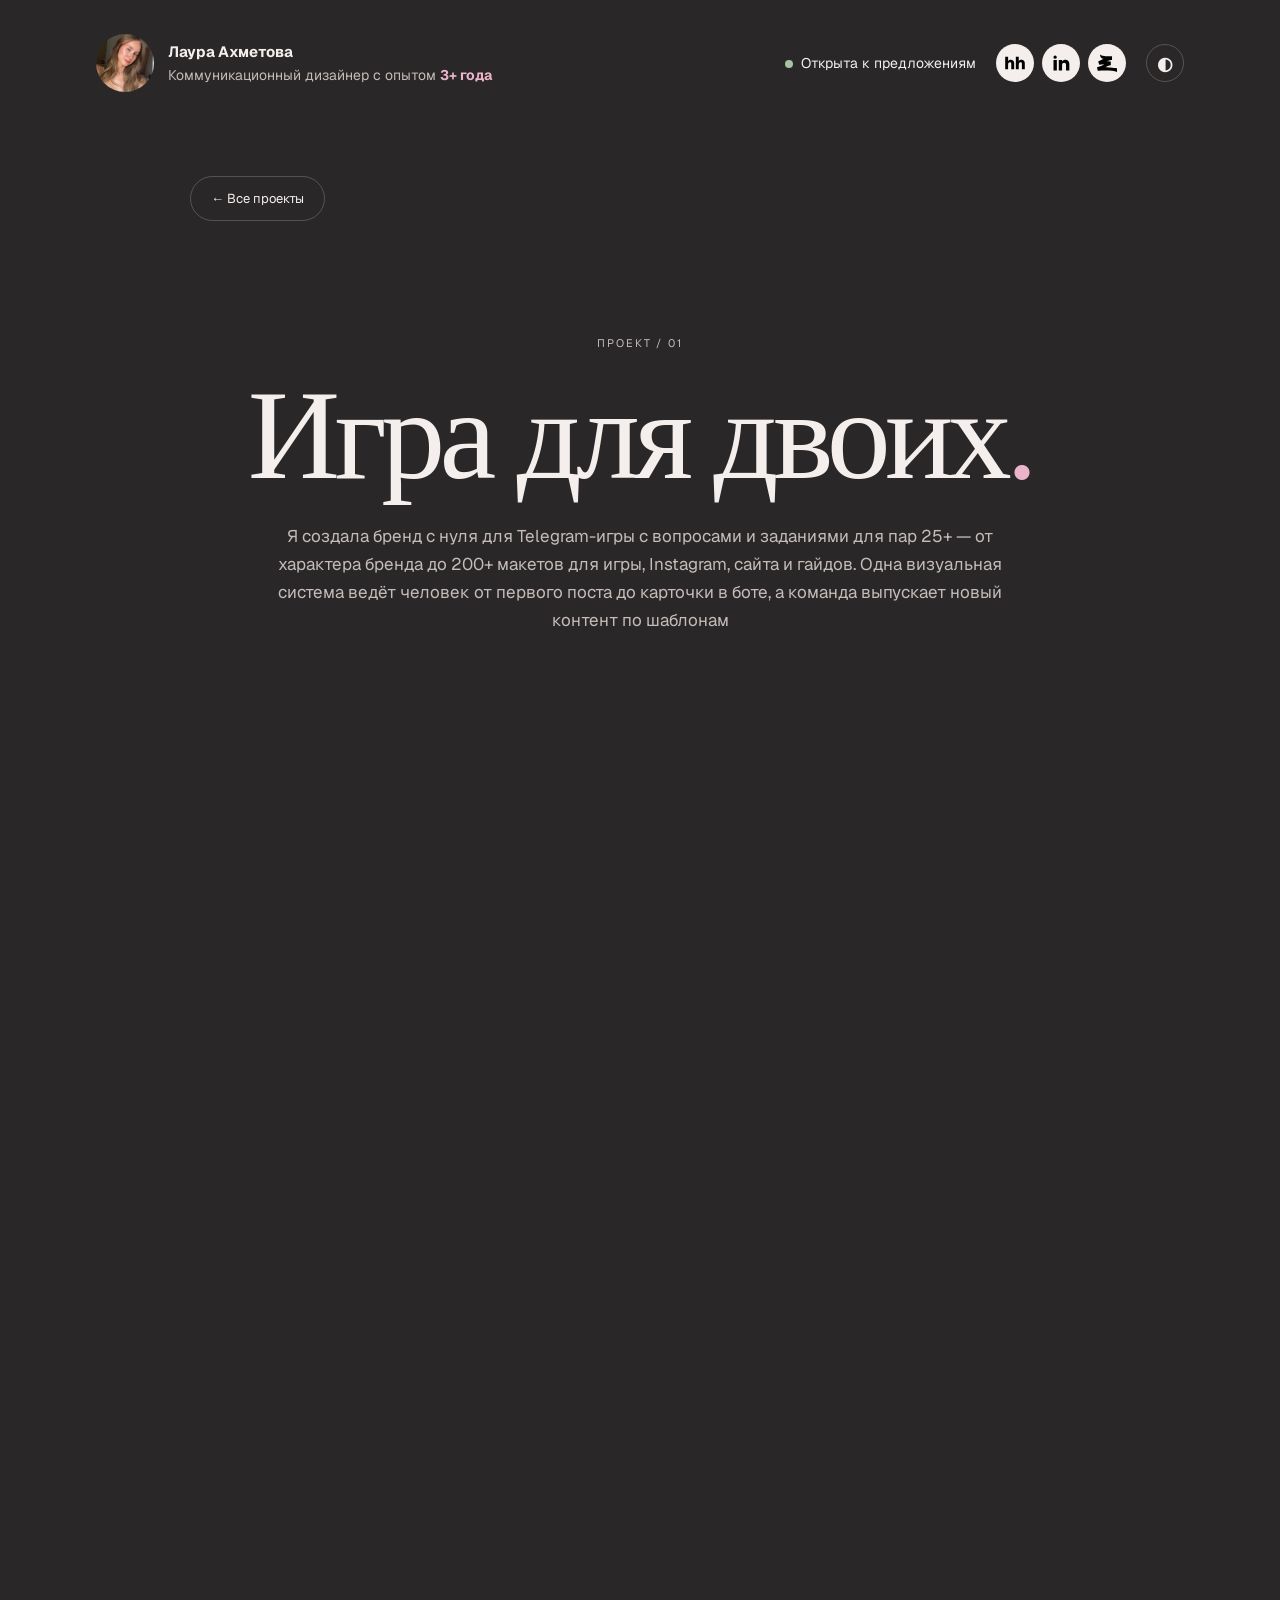
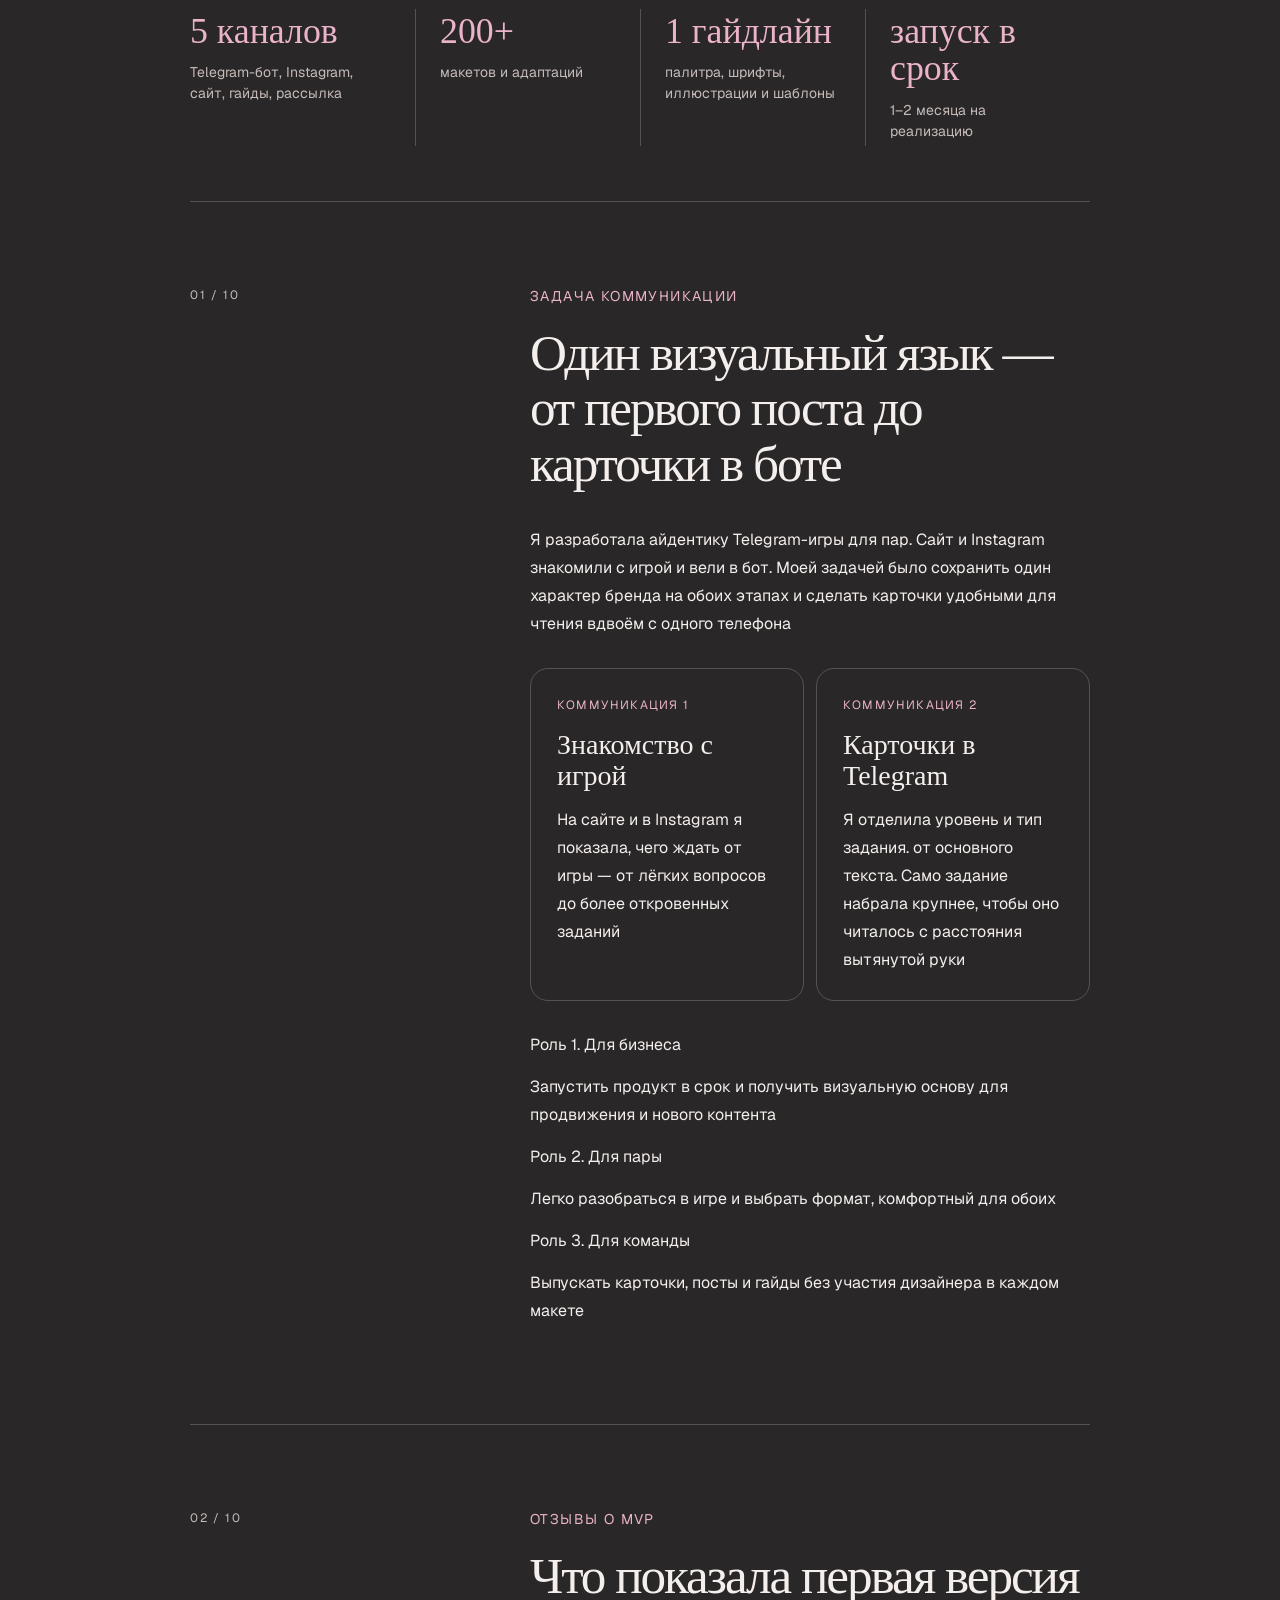
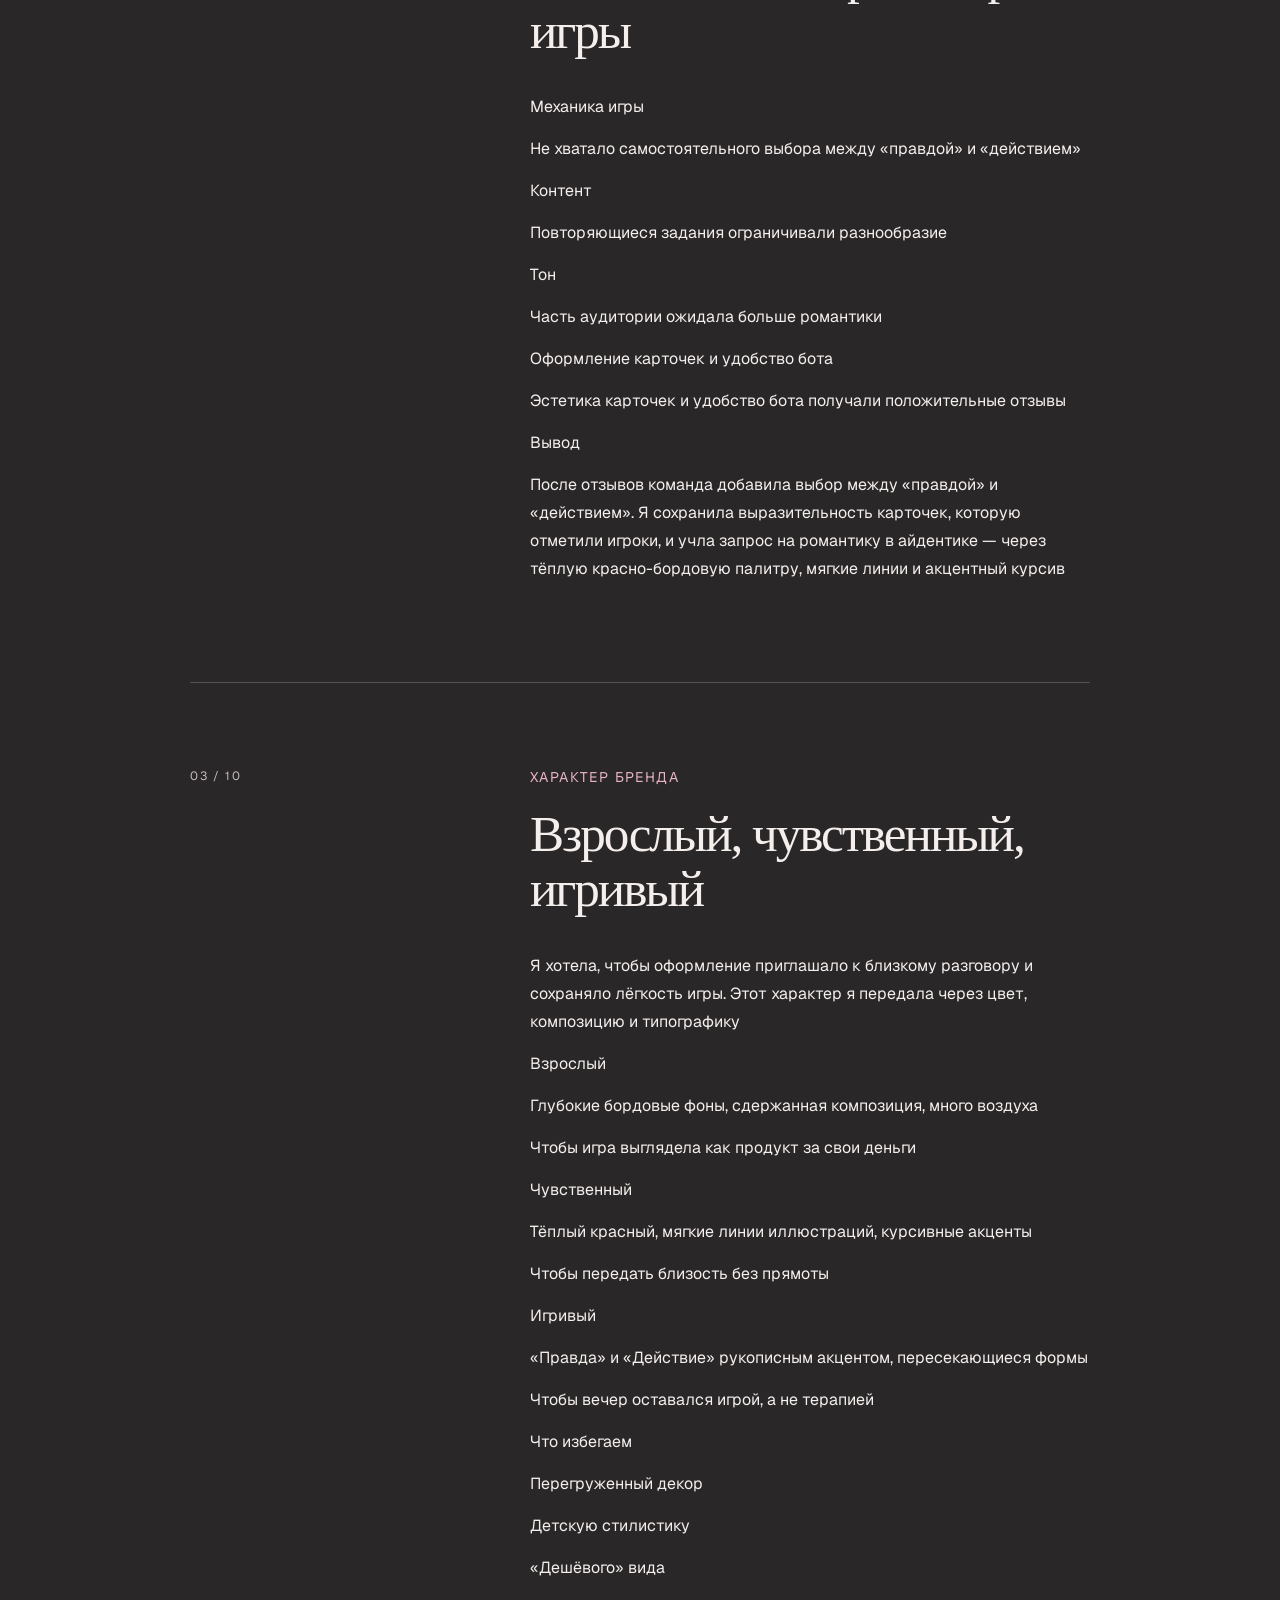
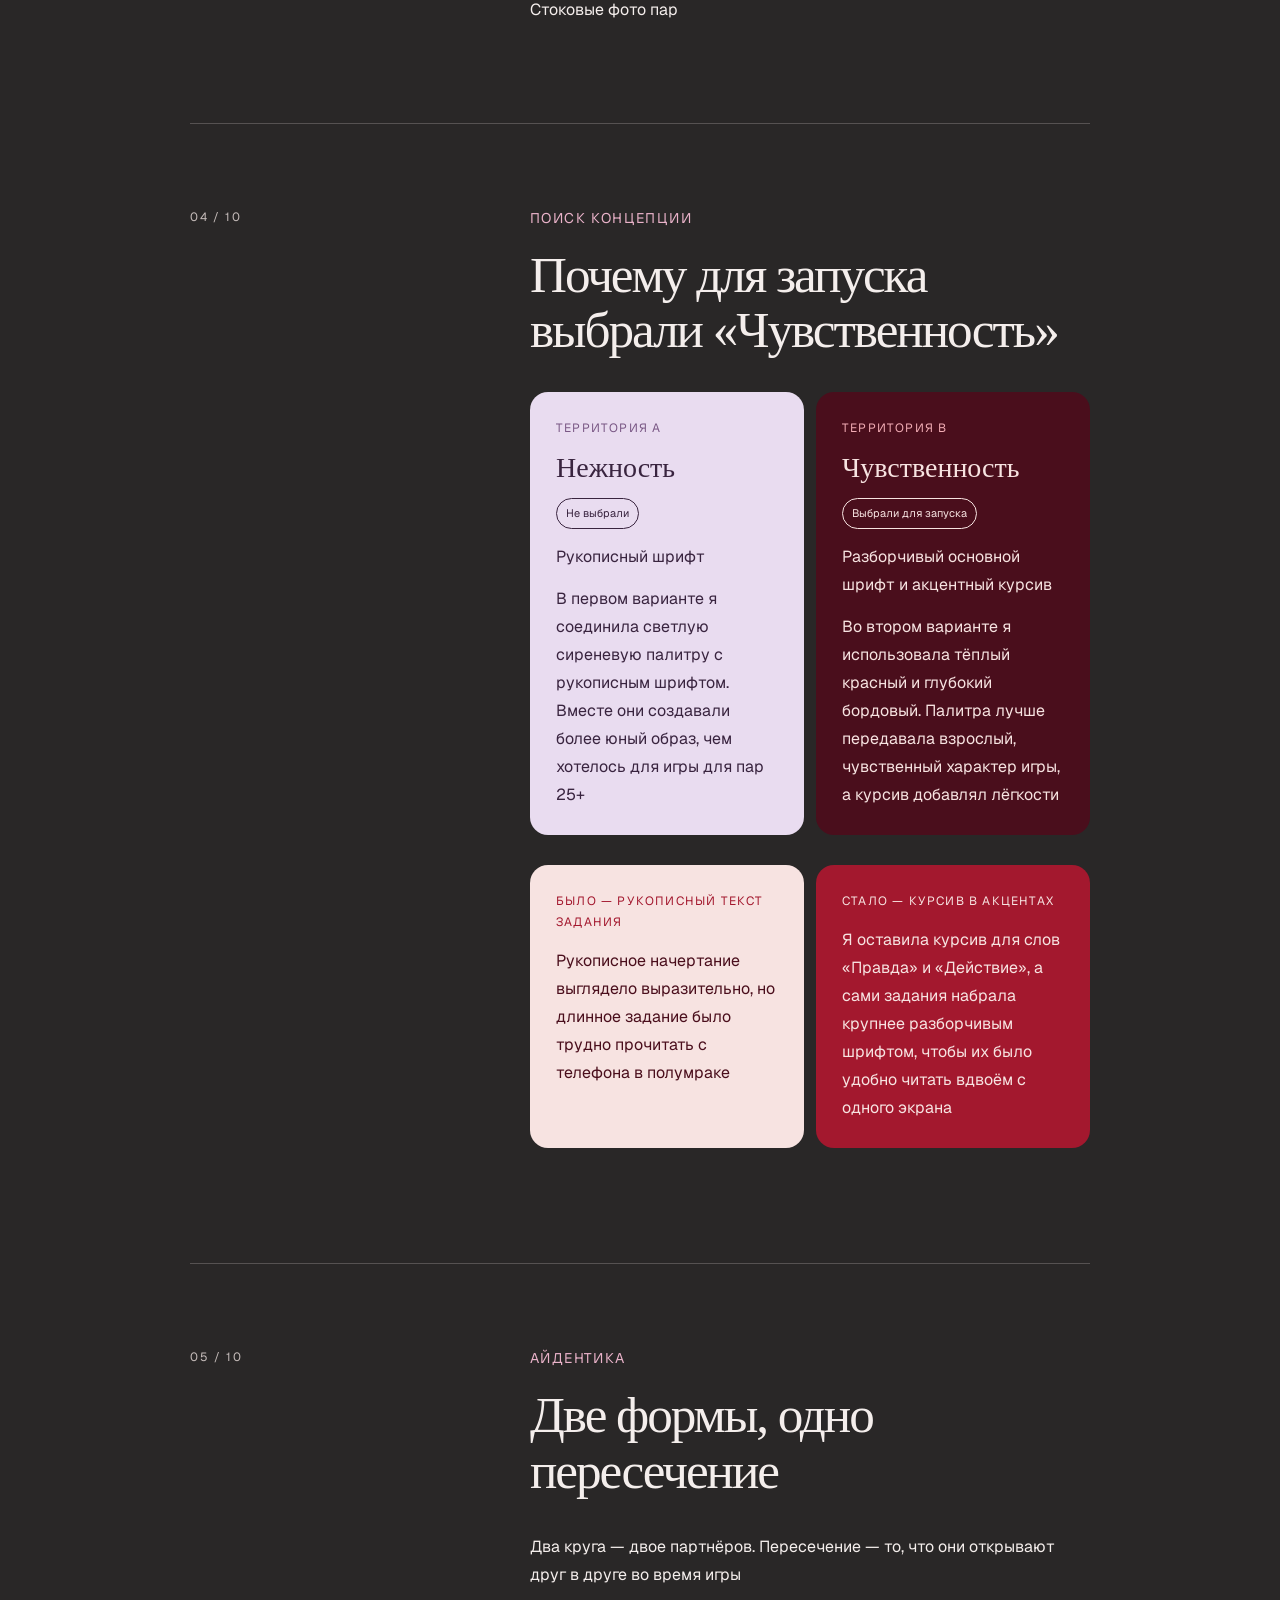
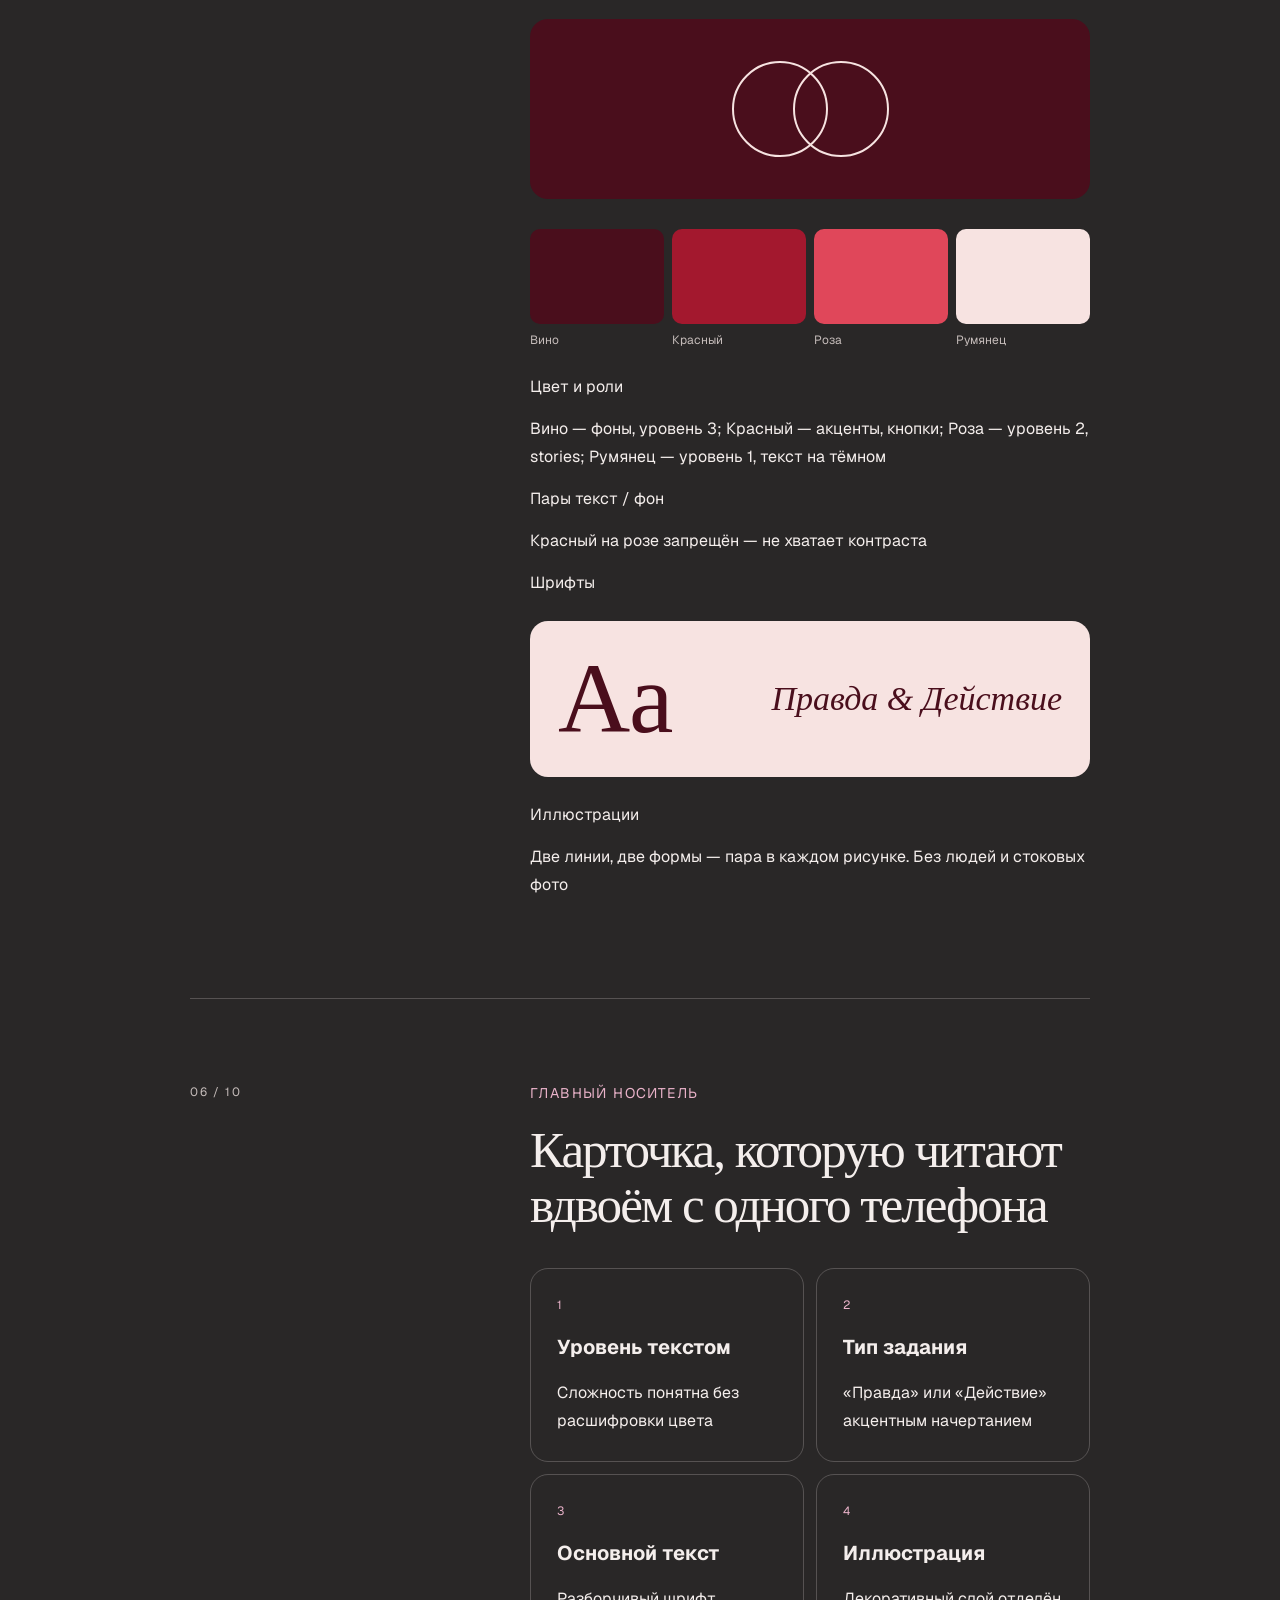
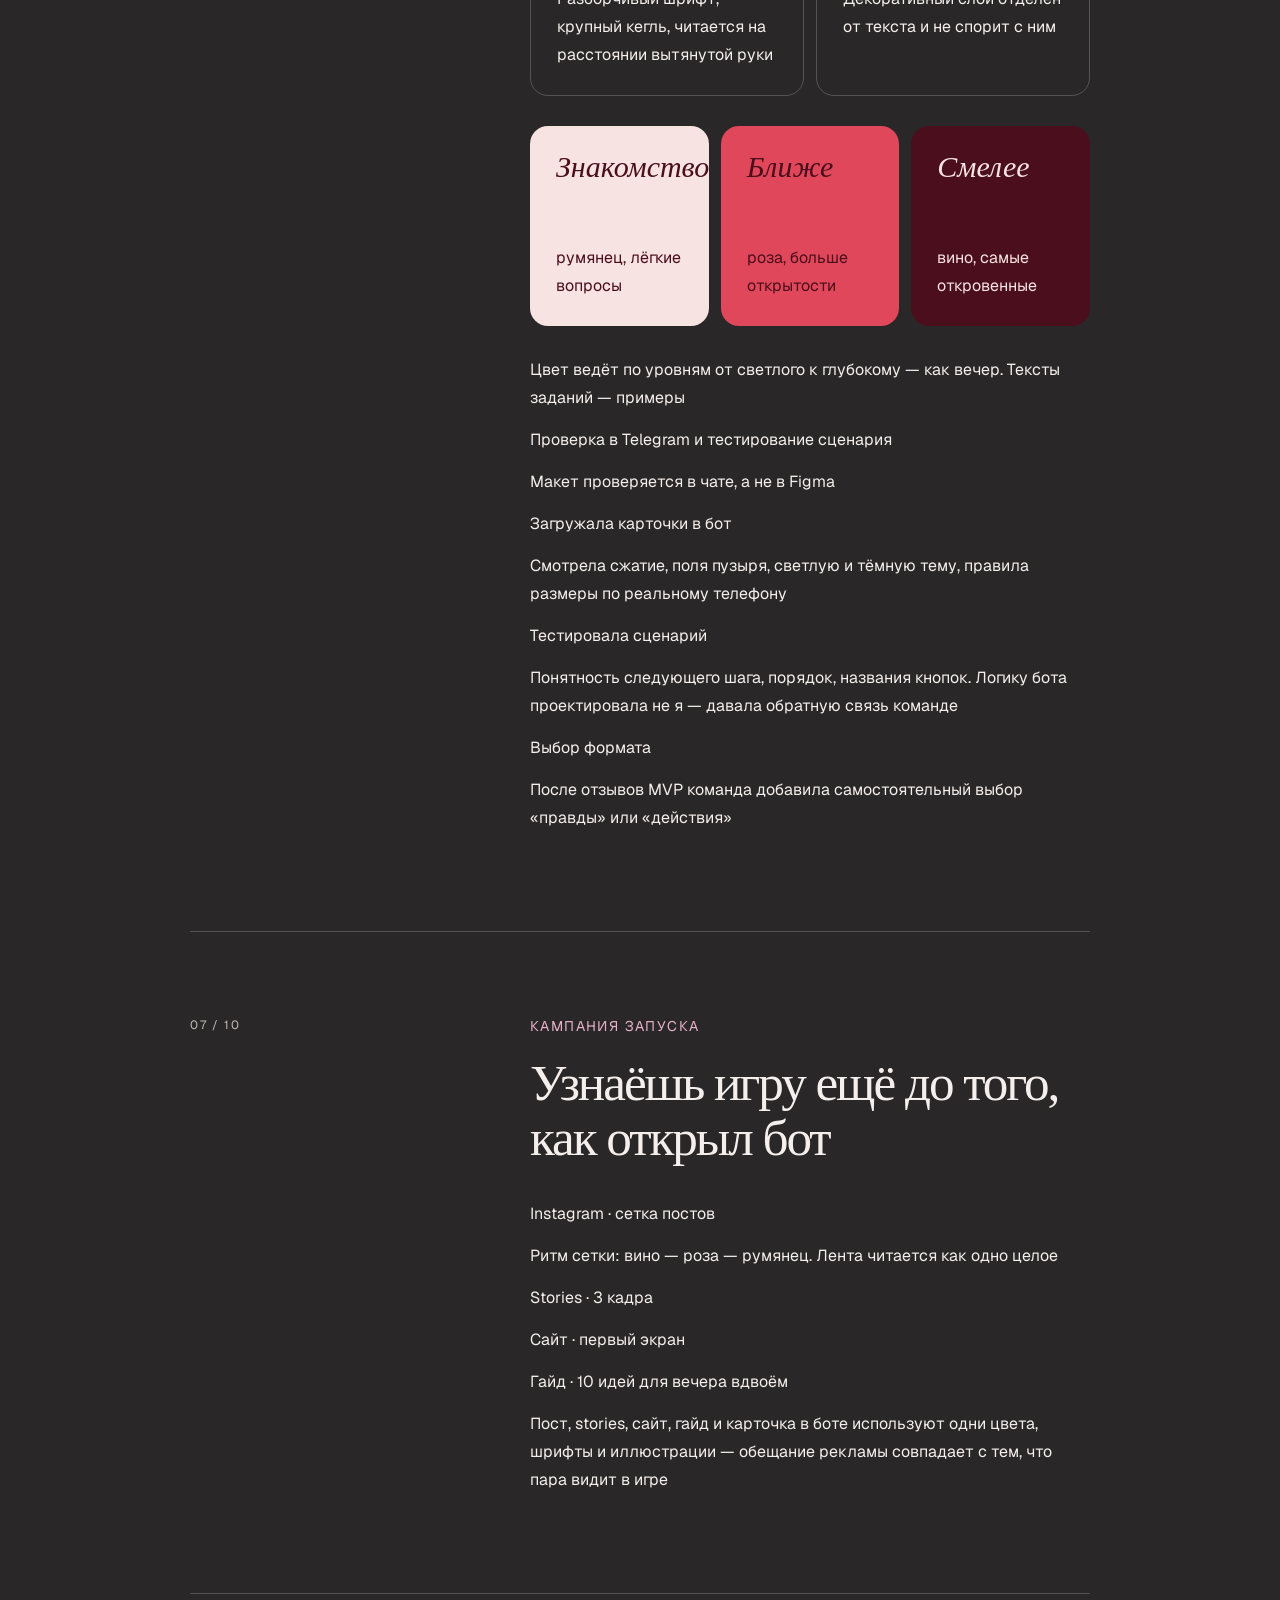
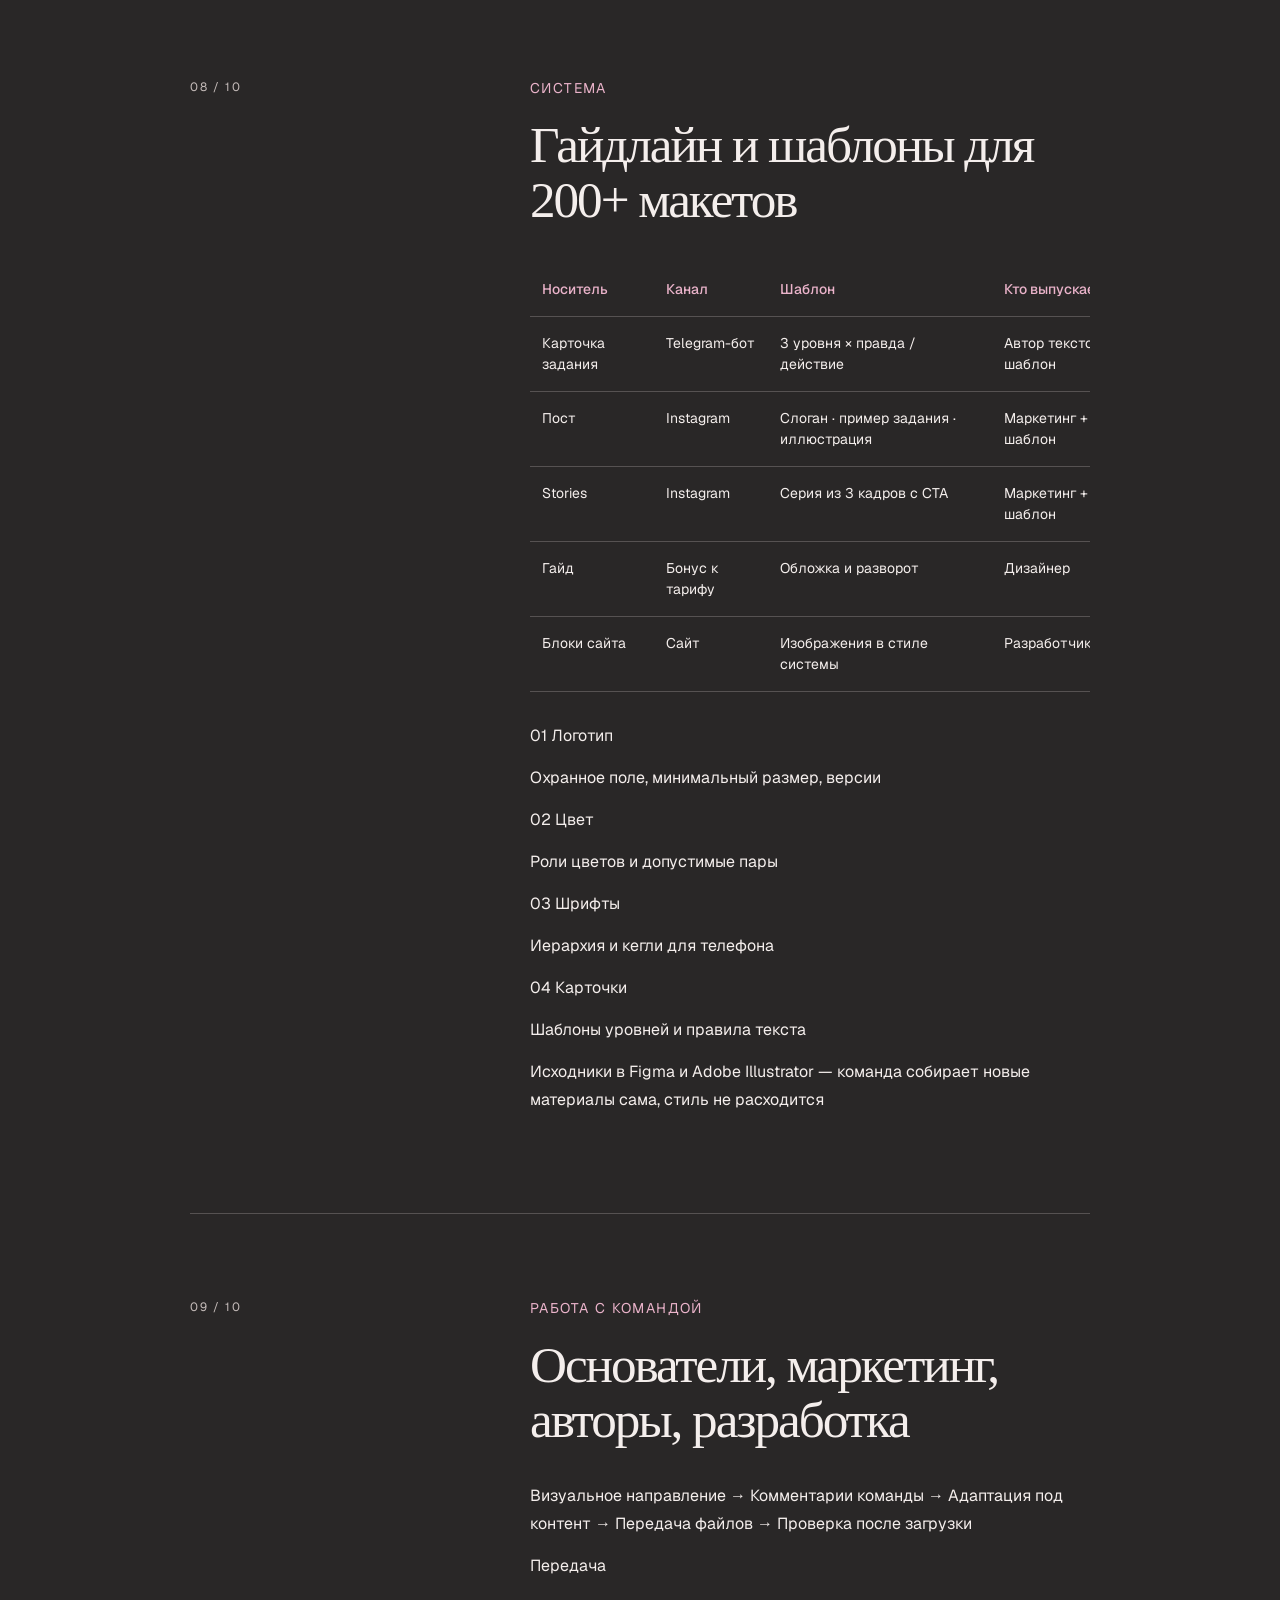
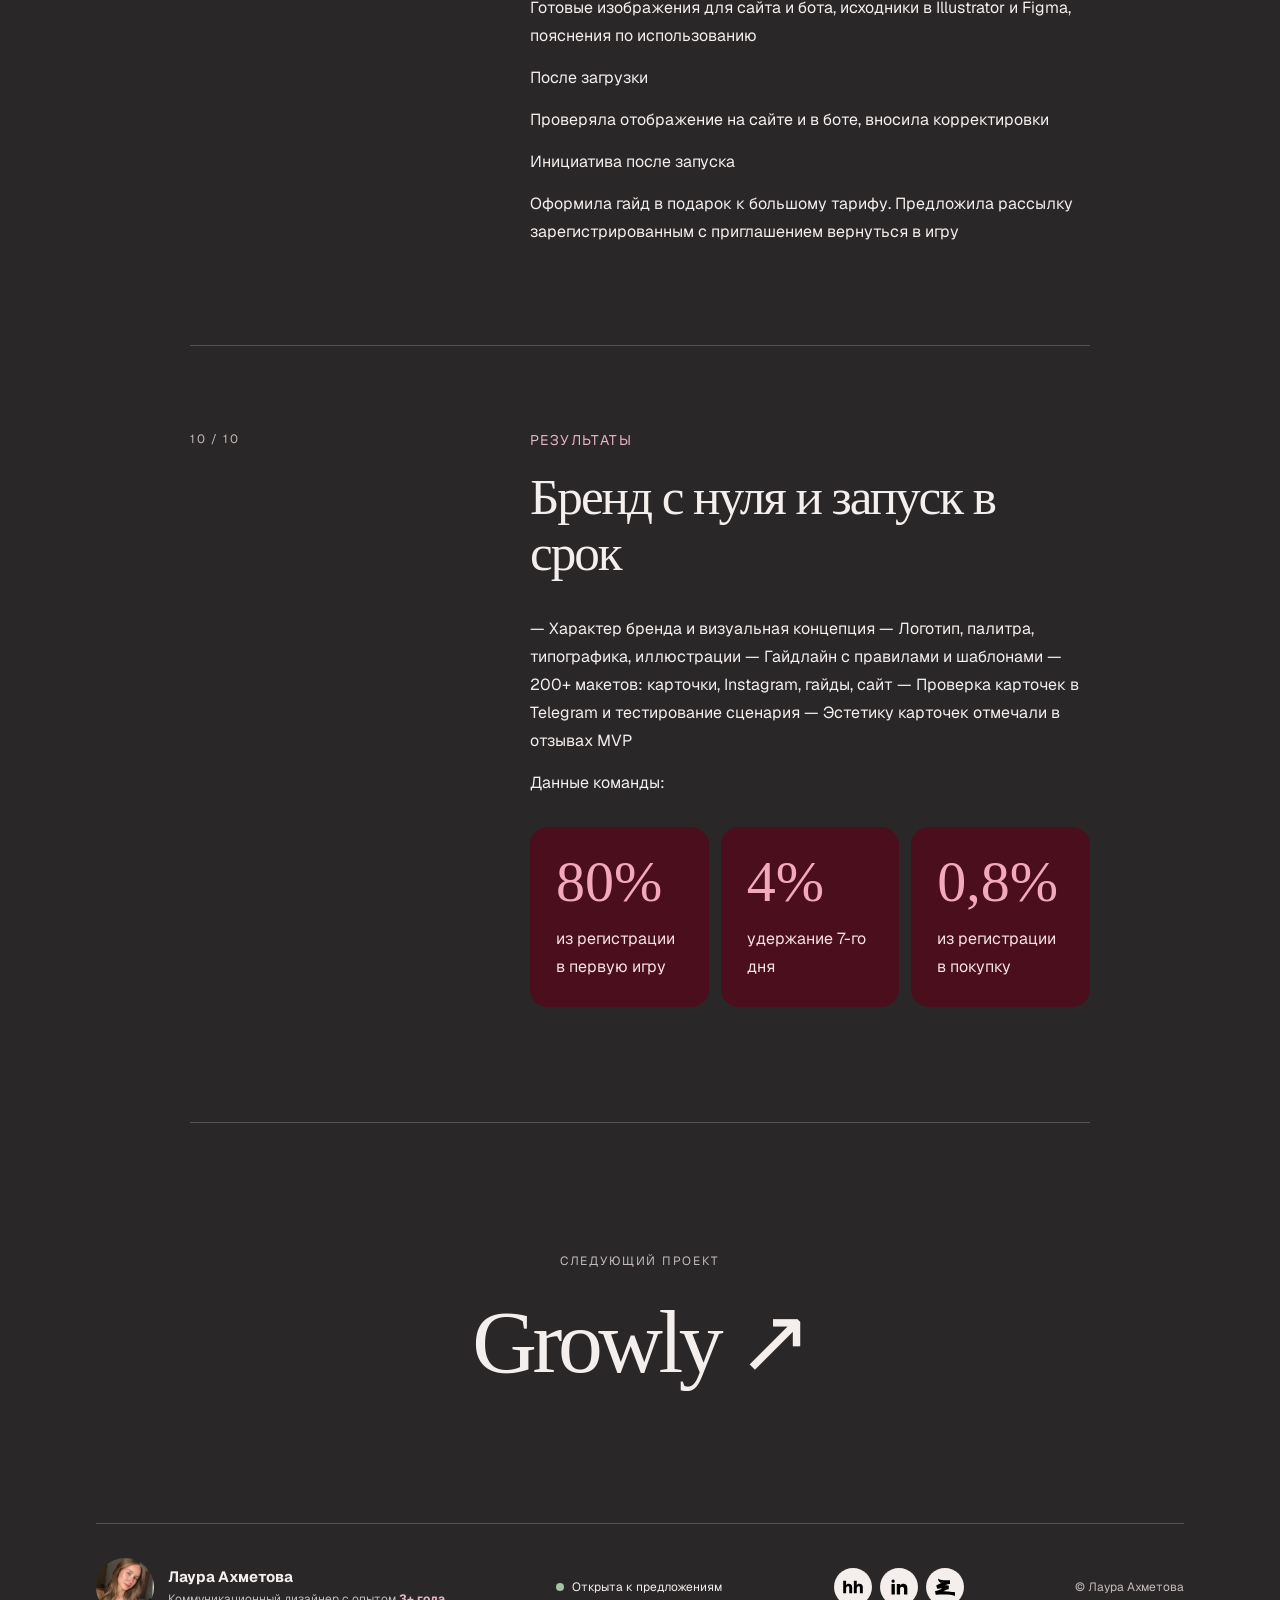
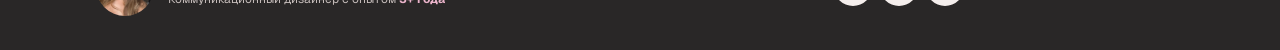
<file: project-details/igra-dlya-dvoih.html>
<!doctype html><html lang="ru"><head><meta charset="utf-8"><meta name="viewport" content="width=device-width,initial-scale=1"><title>Игра для двоих — Лаура Ахметова</title><link rel="stylesheet" href="../assets/site.css?v=7"><link rel="stylesheet" href="../assets/motion.css"><link rel="stylesheet" href="../assets/project.css"><link rel="stylesheet" href="../assets/game-detail.css?v=2"><script src="../assets/motion.js" defer></script><script src="../assets/site.js" defer></script><link rel="icon" type="image/svg+xml" href="../assets/icons/favicon.svg"><link rel="icon" type="image/png" sizes="32x32" href="../assets/icons/favicon-32.png"><link rel="icon" type="image/png" sizes="48x48" href="../assets/icons/favicon-48.png"><link rel="apple-touch-icon" sizes="180x180" href="../assets/icons/apple-touch-icon.png"></head><body data-theme="dark"><header class="site-header wrap"><a href="../index.html" aria-label="На главную"><div class="profile"><img src="../assets/img/Cu4nTh9SOAEUHch3rN5iS6zJhA-ade0e6e4.jpg" alt="Лаура Ахметова"><div class="profile-copy"><strong>Лаура Ахметова</strong><span>Коммуникационный дизайнер с опытом <b class="profile-experience">3+ года</b></span></div></div></a><div class="header-right"><span class="status">Открыта к предложениям</span><div class="socials"><a href="https://hh.ru/applicant/profile/me?hhtmFrom=main" aria-label="hh.ru" target="_blank" rel="noopener"><img src="../assets/img/social-hh.svg?v=2" alt=""></a><a href="https://www.linkedin.com/in/laura-akhmetova-39777343a/" aria-label="LinkedIn" target="_blank" rel="noopener"><img src="../assets/img/social-linkedin.svg" alt=""></a><a href="https://setka.ru/users/019d343f-13d5-7e82-8718-7d80f2fd6895" aria-label="Сетка" target="_blank" rel="noopener"><img src="../assets/img/social-setka.svg" alt=""></a></div><button class="theme-toggle" id="theme-toggle" aria-label="Сменить цветовую тему" aria-pressed="false">◐</button></div></header><main class="detail wrap"><a class="back" href="../index.html#projects">← Все проекты</a><div class="detail-heading"><div class="eyebrow">Проект / 01</div><h1 class="detail-title">Игра для двоих<span style="color:var(--pink)">.</span></h1><p>Я создала бренд с нуля для Telegram-игры с вопросами и заданиями для пар 25+ — от характера бренда до 200+ макетов для игры, Instagram, сайта и гайдов. Одна визуальная система ведёт человек от первого поста до карточки в боте, а команда выпускает новый контент по шаблонам</p></div><img class="detail-cover detail-cover--game" src="../assets/img/igra-dlya-dvoih-cover.jpg" alt="Телефон с карточкой «Правда» из «Игры для двоих» на красно-бордовом фоне" width="1254" height="1254" decoding="async" loading="lazy" srcset="../assets/img/igra-dlya-dvoih-cover-640w.jpg 640w, ../assets/img/igra-dlya-dvoih-cover.jpg 1254w" sizes="(max-width: 700px) calc(100vw - 36px), (max-width: 930px) calc(100vw - 80px), 850px"><div class="case-stats"><div><span>5 каналов</span><span>Telegram-бот, Instagram, сайт, гайды, рассылка</span></div><div><span>200+</span><span>макетов и адаптаций</span></div><div><span>1 гайдлайн</span><span>палитра, шрифты, иллюстрации и шаблоны</span></div><div><span>запуск в срок</span><span>1–2 месяца на реализацию</span></div></div><section class="case-section" id="case-01"><div class="case-number">01 / 10</div><div><h2>Задача коммуникации</h2><h3>Один визуальный язык — от первого поста до карточки в боте</h3><p>Я разработала айдентику Telegram-игры для пар. Сайт и Instagram знакомили с игрой и вели в бот. Моей задачей было сохранить один характер бренда на обоих этапах и сделать карточки удобными для чтения вдвоём с одного телефона</p><div class="game-grid channels"><div class="game-panel"><p>Коммуникация 1</p><p>Знакомство с игрой</p><p>На сайте и в Instagram я показала, чего ждать от игры — от лёгких вопросов до более откровенных заданий</p></div><div class="game-panel"><p>Коммуникация 2</p><p>Карточки в Telegram</p><p>Я отделила уровень и тип задания. от основного текста. Само задание набрала крупнее, чтобы оно читалось с расстояния вытянутой руки</p></div></div><p>Роль 1. Для бизнеса</p><p>Запустить продукт в срок и получить визуальную основу для продвижения и нового контента</p><p>Роль 2. Для пары</p><p>Легко разобраться в игре и выбрать формат, комфортный для обоих</p><p>Роль 3. Для команды</p><p>Выпускать карточки, посты и гайды без участия дизайнера в каждом макете</p></div></section><section class="case-section" id="case-02"><div class="case-number">02 / 10</div><div><h2>Отзывы о MVP</h2><h3>Что показала первая версия игры</h3><p>Механика игры</p><p>Не хватало самостоятельного выбора между «правдой» и «действием»</p><p>Контент</p><p>Повторяющиеся задания ограничивали разнообразие</p><p>Тон</p><p>Часть аудитории ожидала больше романтики</p><p>Оформление карточек и удобство бота</p><p>Эстетика карточек и удобство бота получали положительные отзывы</p><p>Вывод</p><p>После отзывов команда добавила выбор между «правдой» и «действием». Я сохранила выразительность карточек, которую отметили игроки, и учла запрос на романтику в айдентике — через тёплую красно-бордовую палитру, мягкие линии и акцентный курсив</p></div></section><section class="case-section" id="case-03"><div class="case-number">03 / 10</div><div><h2>Характер бренда</h2><h3>Взрослый, чувственный, игривый</h3><p>Я хотела, чтобы оформление приглашало к близкому разговору и сохраняло лёгкость игры. Этот характер я передала через цвет, композицию и типографику</p><p>Взрослый</p><p>Глубокие бордовые фоны, сдержанная композиция, много воздуха</p><p>Чтобы игра выглядела как продукт за свои деньги</p><p>Чувственный</p><p>Тёплый красный, мягкие линии иллюстраций, курсивные акценты</p><p>Чтобы передать близость без прямоты</p><p>Игривый</p><p>«Правда» и «Действие» рукописным акцентом, пересекающиеся формы</p><p>Чтобы вечер оставался игрой, а не терапией</p><p>Что избегаем</p><p>Перегруженный декор</p><p>Детскую стилистику</p><p>«Дешёвого» вида</p><p>Стоковые фото пар</p></div></section><section class="case-section" id="case-04"><div class="case-number">04 / 10</div><div><h2>Поиск концепции</h2><h3>Почему для запуска выбрали «Чувственность»</h3><div class="game-grid concepts"><div class="game-panel"><p>Территория A</p><p>Нежность</p><p>Не выбрали</p><p>Рукописный шрифт</p><p>В первом варианте я соединила светлую сиреневую палитру с рукописным шрифтом. Вместе они создавали более юный образ, чем хотелось для игры для пар 25+</p></div><div class="game-panel"><p>Территория B</p><p>Чувственность</p><p>Выбрали для запуска</p><p>Разборчивый основной шрифт и акцентный курсив</p><p>Во втором варианте я использовала тёплый красный и глубокий бордовый. Палитра лучше передавала взрослый, чувственный характер игры, а курсив добавлял лёгкости</p></div></div><div class="game-grid before-after"><div class="game-panel"><p>Было — Рукописный текст задания</p><p>Рукописное начертание выглядело выразительно, но длинное задание было трудно прочитать с телефона в полумраке</p></div><div class="game-panel"><p>Стало — Курсив в акцентах</p><p>Я оставила курсив для слов «Правда» и «Действие», а сами задания набрала крупнее разборчивым шрифтом, чтобы их было удобно читать вдвоём с одного экрана</p></div></div></div></section><section class="case-section" id="case-05"><div class="case-number">05 / 10</div><div><h2>Айдентика</h2><h3>Две формы, одно пересечение</h3><p>Два круга — двое партнёров. Пересечение — то, что они открывают друг в друге во время игры</p><div class="brand-mark" aria-label="Два пересекающихся круга"><span></span><span></span></div><div class="palette" aria-label="Палитра бренда"><div><i style="--swatch:#4a0e1c"></i><span>Вино</span></div><div><i style="--swatch:#a3182e"></i><span>Красный</span></div><div><i style="--swatch:#e0475a"></i><span>Роза</span></div><div><i style="--swatch:#f7e3e1"></i><span>Румянец</span></div></div><p>Цвет и роли</p><p>Вино — фоны, уровень 3; Красный — акценты, кнопки; Роза — уровень 2, stories; Румянец — уровень 1, текст на тёмном</p><p>Пары текст / фон</p><p>Красный на розе запрещён — не хватает контраста</p><p>Шрифты</p><div class="type-sample"><span>Аа</span><em>Правда &amp; Действие</em></div><p>Иллюстрации</p><p>Две линии, две формы — пара в каждом рисунке. Без людей и стоковых фото</p></div></section><section class="case-section" id="case-06"><div class="case-number">06 / 10</div><div><h2>Главный носитель</h2><h3>Карточка, которую читают вдвоём с одного телефона</h3><div class="game-grid anatomy"><div class="game-panel"><p>1</p><p>Уровень текстом</p><p>Сложность понятна без расшифровки цвета</p></div><div class="game-panel"><p>2</p><p>Тип задания</p><p>«Правда» или «Действие» акцентным начертанием</p></div><div class="game-panel"><p>3</p><p>Основной текст</p><p>Разборчивый шрифт, крупный кегль, читается на расстоянии вытянутой руки</p></div><div class="game-panel"><p>4</p><p>Иллюстрация</p><p>Декоративный слой отделён от текста и не спорит с ним</p></div></div><div class="game-grid levels"><div class="game-panel"><p>Знакомство</p><p>румянец, лёгкие вопросы</p></div><div class="game-panel"><p>Ближе</p><p>роза, больше открытости</p></div><div class="game-panel"><p>Смелее</p><p>вино, самые откровенные</p></div></div><p>Цвет ведёт по уровням от светлого к глубокому — как вечер. Тексты заданий — примеры</p><p>Проверка в Telegram и тестирование сценария</p><p>Макет проверяется в чате, а не в Figma</p><p>Загружала карточки в бот</p><p>Смотрела сжатие, поля пузыря, светлую и тёмную тему, правила размеры по реальному телефону</p><p>Тестировала сценарий</p><p>Понятность следующего шага, порядок, названия кнопок. Логику бота проектировала не я — давала обратную связь команде</p><p>Выбор формата</p><p>После отзывов MVP команда добавила самостоятельный выбор «правды» или «действия»</p></div></section><section class="case-section" id="case-07"><div class="case-number">07 / 10</div><div><h2>Кампания запуска</h2><h3>Узнаёшь игру ещё до того, как открыл бот</h3><p>Instagram · сетка постов</p><p>Ритм сетки: вино — роза — румянец. Лента читается как одно целое</p><p>Stories · 3 кадра</p><p>Сайт · первый экран</p><p>Гайд · 10 идей для вечера вдвоём</p><p>Пост, stories, сайт, гайд и карточка в боте используют одни цвета, шрифты и иллюстрации — обещание рекламы совпадает с тем, что пара видит в игре</p></div></section><section class="case-section" id="case-08"><div class="case-number">08 / 10</div><div><h2>Система</h2><h3>Гайдлайн и шаблоны для 200+ макетов</h3><div class="table-scroll"><table class="game-table"><thead><tr><th>Носитель</th><th>Канал</th><th>Шаблон</th><th>Кто выпускает</th></tr></thead><tbody><tr><td>Карточка задания</td><td>Telegram-бот</td><td>3 уровня × правда / действие</td><td>Автор текстов + шаблон</td></tr><tr><td>Пост</td><td>Instagram</td><td>Слоган · пример задания · иллюстрация</td><td>Маркетинг + шаблон</td></tr><tr><td>Stories</td><td>Instagram</td><td>Серия из 3 кадров с CTA</td><td>Маркетинг + шаблон</td></tr><tr><td>Гайд</td><td>Бонус к тарифу</td><td>Обложка и разворот</td><td>Дизайнер</td></tr><tr><td>Блоки сайта</td><td>Сайт</td><td>Изображения в стиле системы</td><td>Разработчик сайта</td></tr></tbody></table></div><p>01 Логотип</p><p>Охранное поле, минимальный размер, версии</p><p>02 Цвет</p><p>Роли цветов и допустимые пары</p><p>03 Шрифты</p><p>Иерархия и кегли для телефона</p><p>04 Карточки</p><p>Шаблоны уровней и правила текста</p><p>Исходники в Figma и Adobe Illustrator — команда собирает новые материалы сама, стиль не расходится</p></div></section><section class="case-section" id="case-09"><div class="case-number">09 / 10</div><div><h2>Работа с командой</h2><h3>Основатели, маркетинг, авторы, разработка</h3><p>Визуальное направление → Комментарии команды → Адаптация под контент → Передача файлов → Проверка после загрузки</p><p>Передача</p><p>Готовые изображения для сайта и бота, исходники в Illustrator и Figma, пояснения по использованию</p><p>После загрузки</p><p>Проверяла отображение на сайте и в боте, вносила корректировки</p><p>Инициатива после запуска</p><p>Оформила гайд в подарок к большому тарифу. Предложила рассылку зарегистрированным с приглашением вернуться в игру</p></div></section><section class="case-section" id="case-10"><div class="case-number">10 / 10</div><div><h2>Результаты</h2><h3>Бренд с нуля и запуск в срок</h3><p>— Характер бренда и визуальная концепция — Логотип, палитра, типографика, иллюстрации — Гайдлайн с правилами и шаблонами — 200+ макетов: карточки, Instagram, гайды, сайт — Проверка карточек в Telegram и тестирование сценария — Эстетику карточек отмечали в отзывах MVP</p><p>Данные команды:</p><div class="game-grid results"><div class="game-panel"><p>80%</p><p>из регистрации в первую игру</p></div><div class="game-panel"><p>4%</p><p>удержание 7-го дня</p></div><div class="game-panel"><p>0,8%</p><p>из регистрации в покупку</p></div></div></div></section><a class="next-project" href="growly.html"><span>Следующий проект</span><strong>Growly ↗</strong></a></main><footer class="footer wrap"><div class="profile"><img src="../assets/img/Cu4nTh9SOAEUHch3rN5iS6zJhA-ade0e6e4.jpg" alt="Лаура Ахметова"><div class="profile-copy"><strong>Лаура Ахметова</strong><span>Коммуникационный дизайнер с опытом <b class="profile-experience">3+ года</b></span></div></div><span class="status">Открыта к предложениям</span><div class="socials"><a href="https://hh.ru/applicant/profile/me?hhtmFrom=main" aria-label="hh.ru" target="_blank" rel="noopener"><img src="../assets/img/social-hh.svg?v=2" alt=""></a><a href="https://www.linkedin.com/in/laura-akhmetova-39777343a/" aria-label="LinkedIn" target="_blank" rel="noopener"><img src="../assets/img/social-linkedin.svg" alt=""></a><a href="https://setka.ru/users/019d343f-13d5-7e82-8718-7d80f2fd6895" aria-label="Сетка" target="_blank" rel="noopener"><img src="../assets/img/social-setka.svg" alt=""></a></div><small>© Лаура Ахметова</small></footer></body></html>
</file>
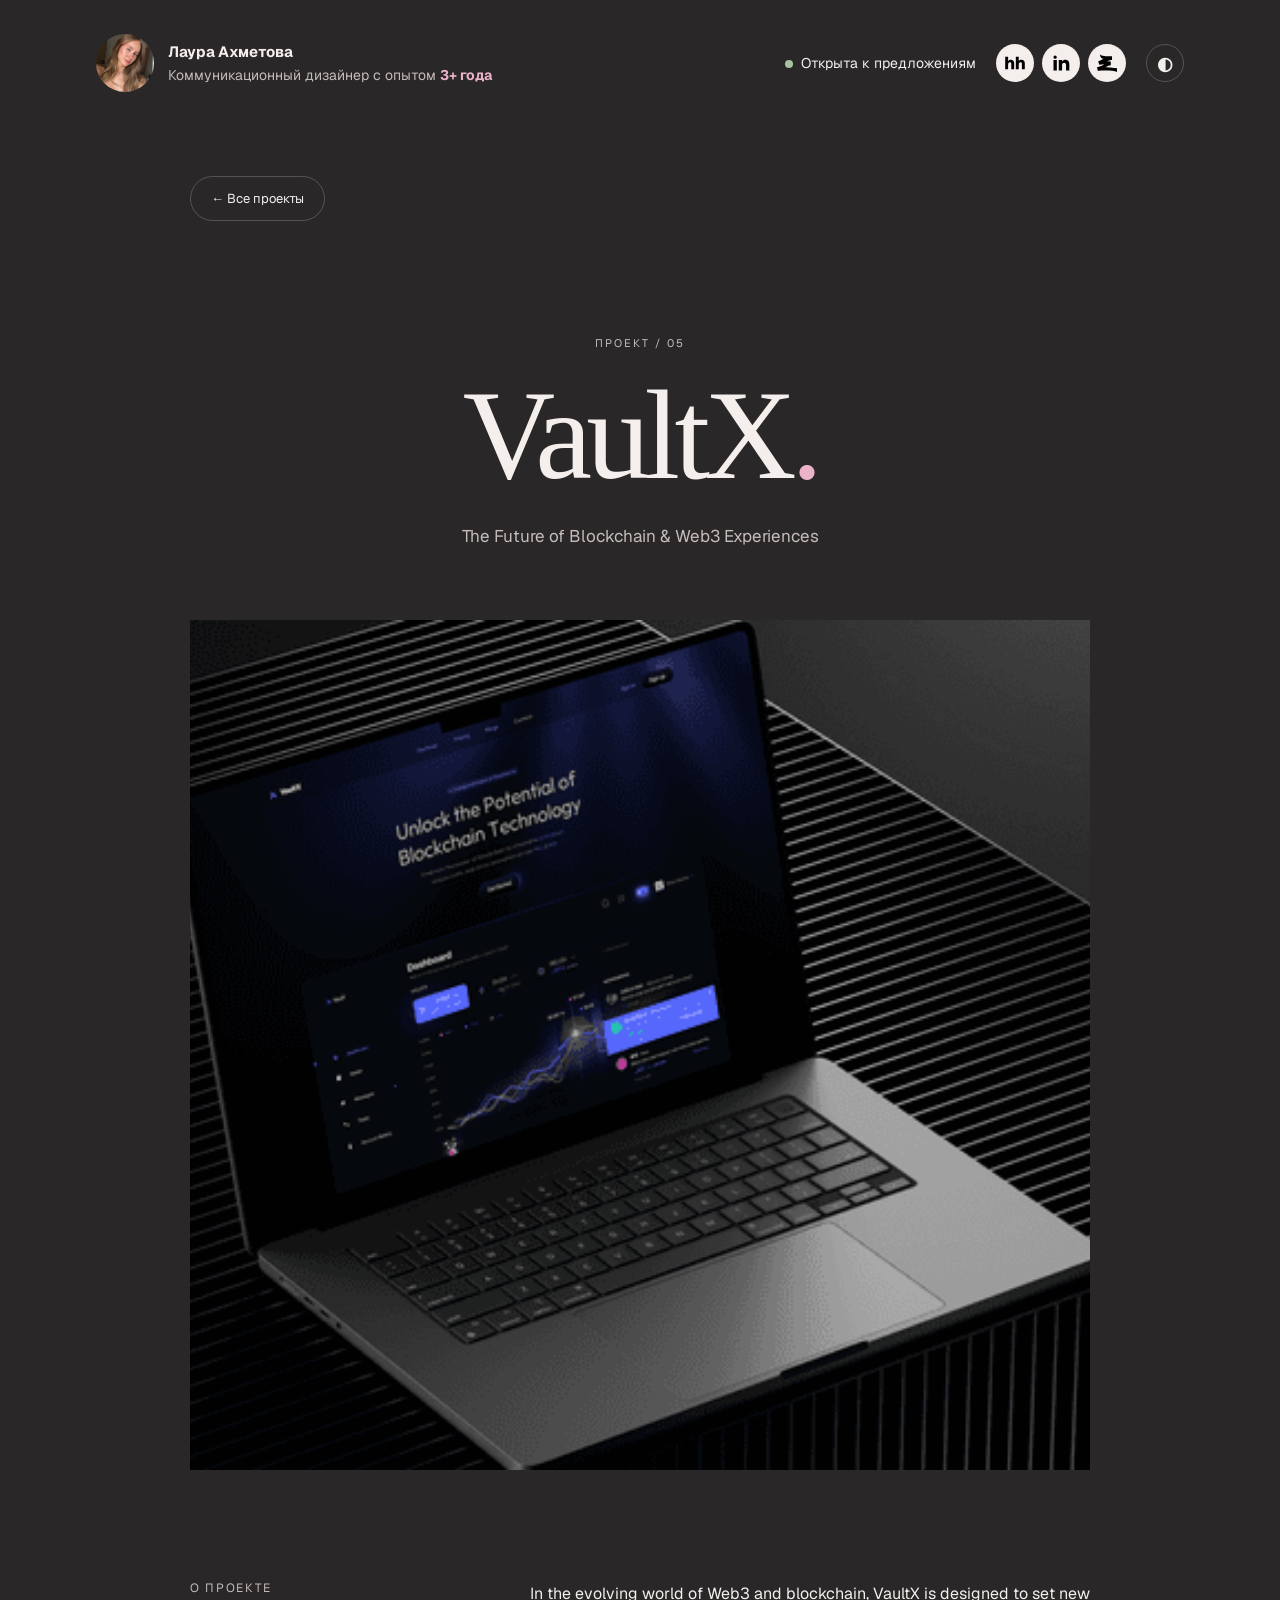
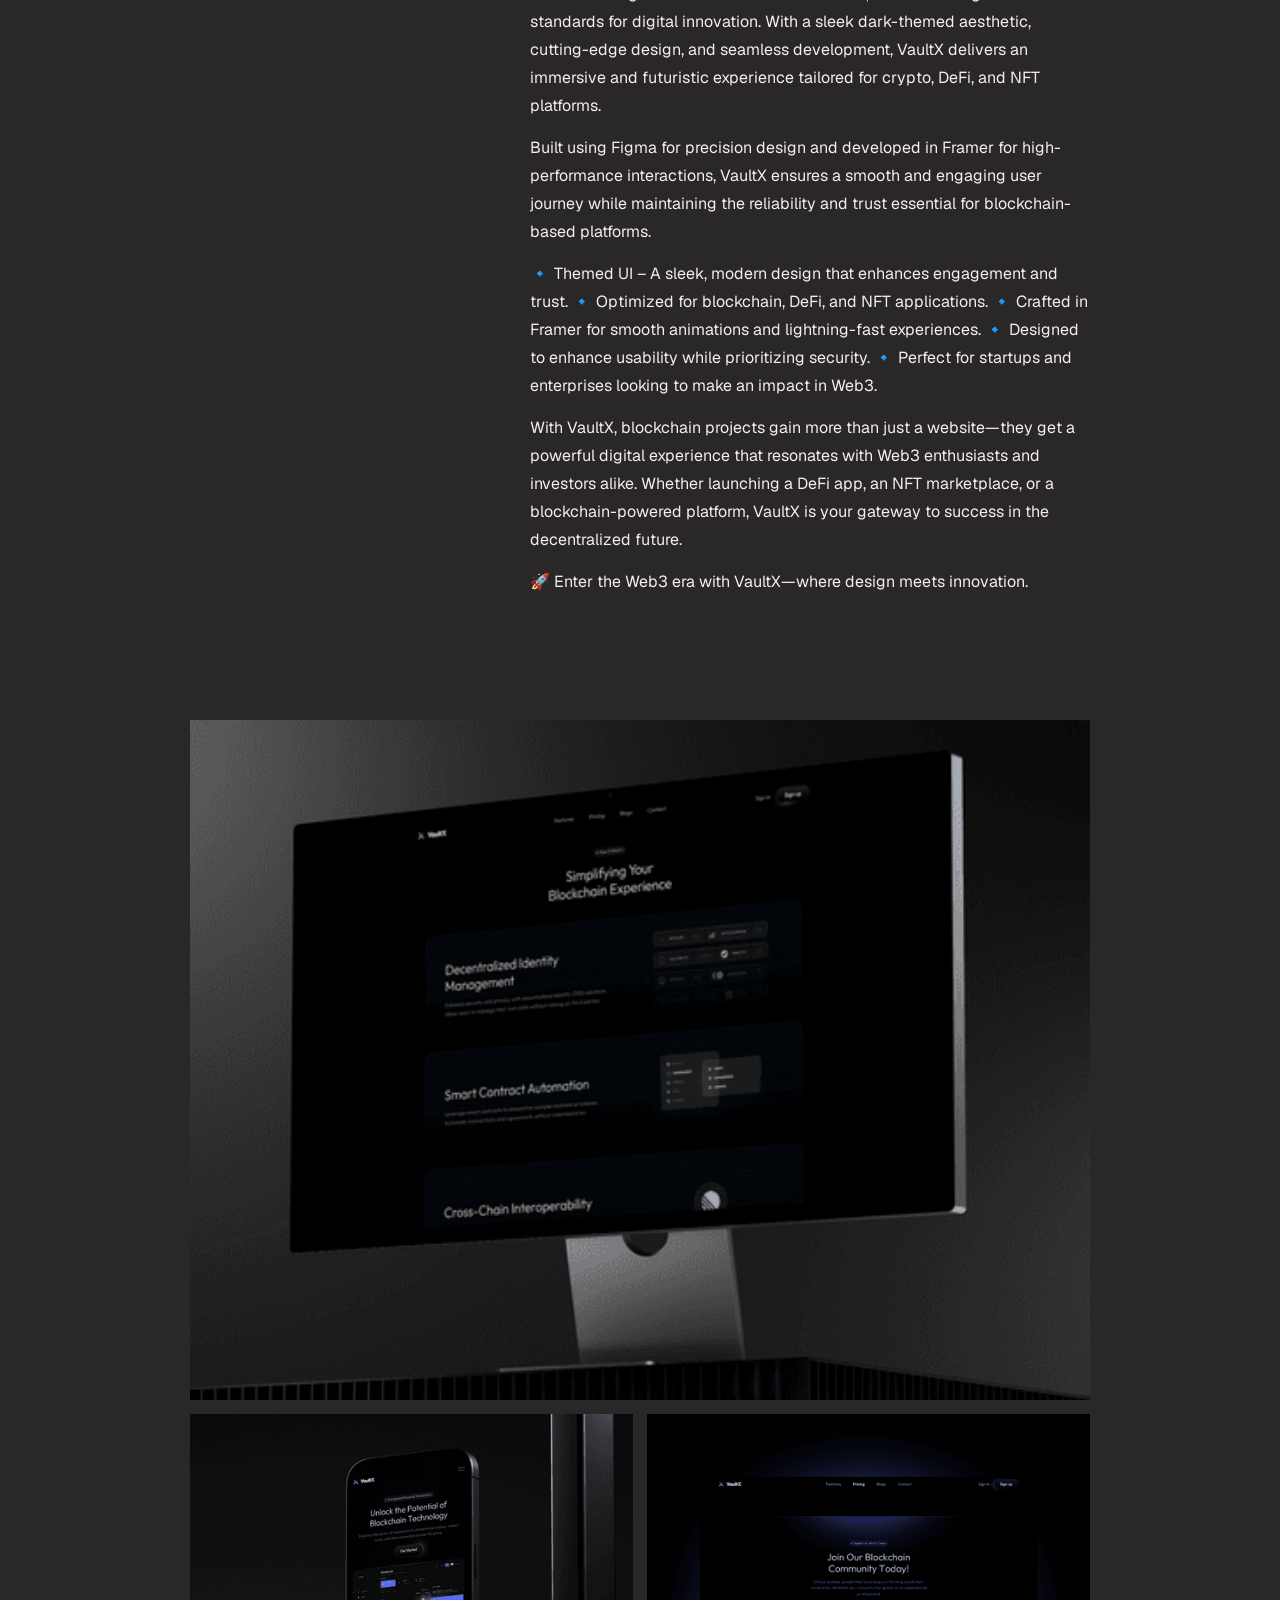
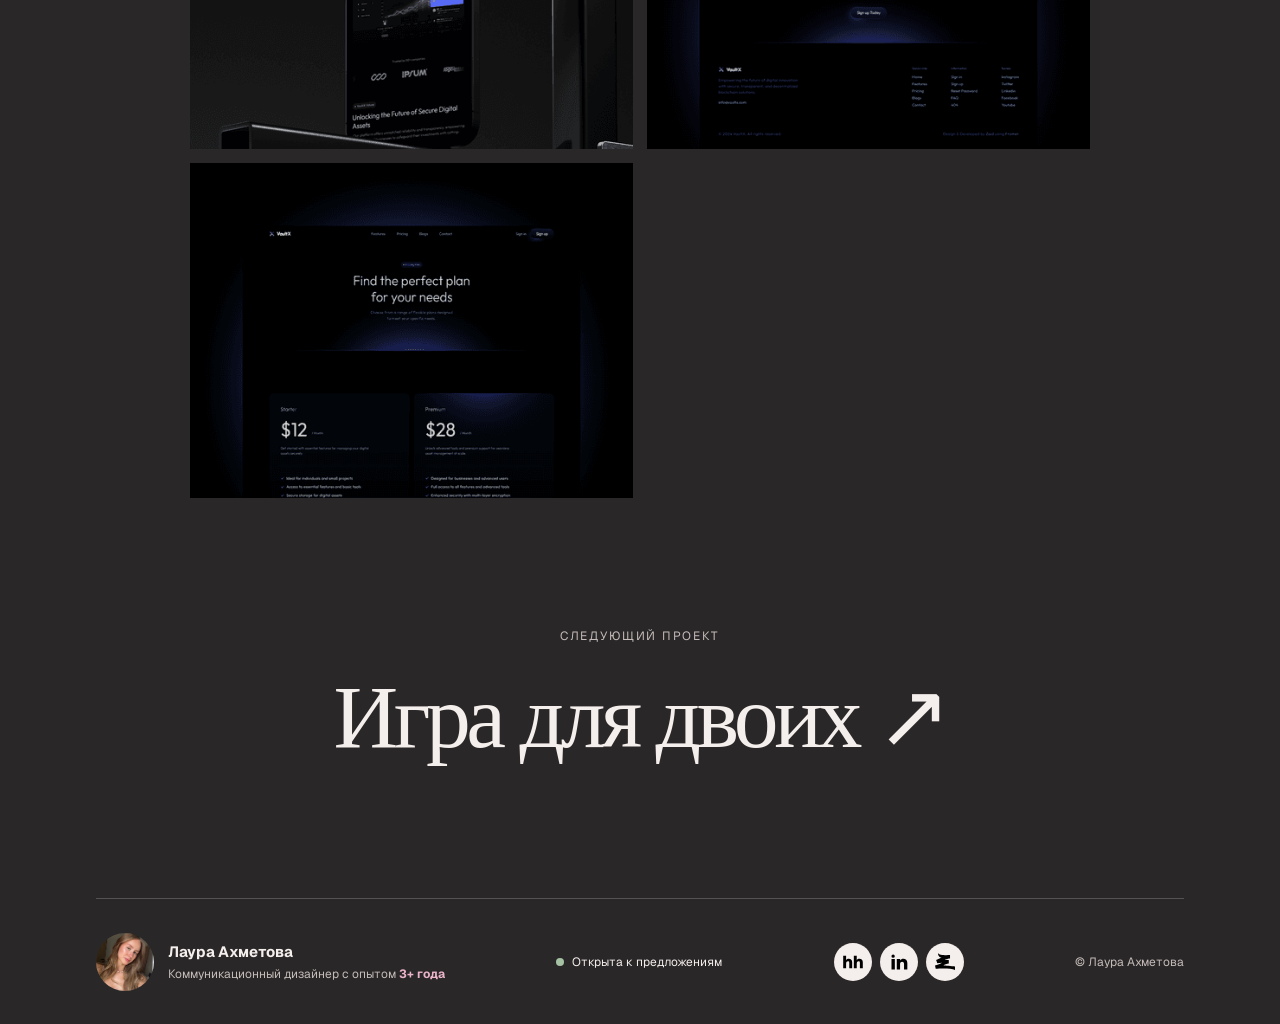
<file: project-details/vaultx.html>
<!doctype html><html lang="ru"><head><meta charset="utf-8"><meta name="viewport" content="width=device-width,initial-scale=1"><title>VaultX — Лаура Ахметова</title><link rel="stylesheet" href="../assets/site.css?v=7"><link rel="stylesheet" href="../assets/motion.css"><link rel="stylesheet" href="../assets/project.css"><script src="../assets/motion.js" defer></script><script src="../assets/site.js" defer></script><link rel="icon" type="image/svg+xml" href="../assets/icons/favicon.svg"><link rel="icon" type="image/png" sizes="32x32" href="../assets/icons/favicon-32.png"><link rel="icon" type="image/png" sizes="48x48" href="../assets/icons/favicon-48.png"><link rel="apple-touch-icon" sizes="180x180" href="../assets/icons/apple-touch-icon.png"></head><body data-theme="dark"><header class="site-header wrap"><a href="../index.html" aria-label="На главную"><div class="profile"><img src="../assets/img/Cu4nTh9SOAEUHch3rN5iS6zJhA-ade0e6e4.jpg" alt="Лаура Ахметова"><div class="profile-copy"><strong>Лаура Ахметова</strong><span>Коммуникационный дизайнер с опытом <b class="profile-experience">3+ года</b></span></div></div></a><div class="header-right"><span class="status">Открыта к предложениям</span><div class="socials"><a href="https://hh.ru/applicant/profile/me?hhtmFrom=main" aria-label="hh.ru" target="_blank" rel="noopener"><img src="../assets/img/social-hh.svg?v=2" alt=""></a><a href="https://www.linkedin.com/in/laura-akhmetova-39777343a/" aria-label="LinkedIn" target="_blank" rel="noopener"><img src="../assets/img/social-linkedin.svg" alt=""></a><a href="https://setka.ru/users/019d343f-13d5-7e82-8718-7d80f2fd6895" aria-label="Сетка" target="_blank" rel="noopener"><img src="../assets/img/social-setka.svg" alt=""></a></div><button class="theme-toggle" id="theme-toggle" aria-label="Сменить цветовую тему" aria-pressed="false">◐</button></div></header><main class="detail wrap"><a class="back" href="../index.html#projects">← Все проекты</a><div class="detail-heading"><div class="eyebrow">Проект / 05</div><h1 class="detail-title">VaultX<span style="color:var(--pink)">.</span></h1><p>The Future of Blockchain &amp; Web3 Experiences</p></div><img class="detail-cover" src="../assets/img/6WFXJKIrqOV3OI4Ic0ghq3vf0fw.png" alt="VaultX" width="1600" height="1200" decoding="async" loading="lazy" srcset="../assets/img/6WFXJKIrqOV3OI4Ic0ghq3vf0fw-512w.png 512w, ../assets/img/6WFXJKIrqOV3OI4Ic0ghq3vf0fw-1024w.png 1024w, ../assets/img/6WFXJKIrqOV3OI4Ic0ghq3vf0fw.png 1600w" sizes="(max-width: 700px) calc(100vw - 36px), (max-width: 1280px) calc(100vw - 80px), 1200px"><section class="detail-about"><div class="detail-label">О проекте</div><div><p>In the evolving world of Web3 and blockchain, VaultX is designed to set new standards for digital innovation. With a sleek dark-themed aesthetic, cutting-edge design, and seamless development, VaultX delivers an immersive and futuristic experience tailored for crypto, DeFi, and NFT platforms.</p><p>Built using Figma for precision design and developed in Framer for high-performance interactions, VaultX ensures a smooth and engaging user journey while maintaining the reliability and trust essential for blockchain-based platforms.</p><p>🔹 Themed UI – A sleek, modern design that enhances engagement and trust. 🔹 Optimized for blockchain, DeFi, and NFT applications. 🔹 Crafted in Framer for smooth animations and lightning-fast experiences. 🔹 Designed to enhance usability while prioritizing security. 🔹 Perfect for startups and enterprises looking to make an impact in Web3.</p><p>With VaultX, blockchain projects gain more than just a website—they get a powerful digital experience that resonates with Web3 enthusiasts and investors alike. Whether launching a DeFi app, an NFT marketplace, or a blockchain-powered platform, VaultX is your gateway to success in the decentralized future.</p><p>🚀 Enter the Web3 era with VaultX—where design meets innovation.</p></div></section><div class="detail-gallery"><img src="../assets/img/A0VELO2iy2lgenZQRJTzyFov7oY.png" alt="VaultX — макет" loading="lazy" width="1800" height="1360" decoding="async" srcset="../assets/img/A0VELO2iy2lgenZQRJTzyFov7oY-512w.png 512w, ../assets/img/A0VELO2iy2lgenZQRJTzyFov7oY-1024w.png 1024w, ../assets/img/A0VELO2iy2lgenZQRJTzyFov7oY.png 1800w" sizes="(max-width: 700px) calc(100vw - 36px), (max-width: 1280px) calc(100vw - 80px), 1200px"><img src="../assets/img/MLPshVQ0Swbtgrho0PyNnWgY.png" alt="VaultX — макет" loading="lazy" width="1800" height="1360" decoding="async" srcset="../assets/img/MLPshVQ0Swbtgrho0PyNnWgY-512w.png 512w, ../assets/img/MLPshVQ0Swbtgrho0PyNnWgY-1024w.png 1024w, ../assets/img/MLPshVQ0Swbtgrho0PyNnWgY.png 1800w" sizes="(max-width: 700px) calc(100vw - 36px), (max-width: 1280px) calc(100vw - 80px), 1200px"><img src="../assets/img/uQEXIOgS39mlc9xqCDCrYFSSw.png" alt="VaultX — макет" loading="lazy" width="1800" height="1360" decoding="async" srcset="../assets/img/uQEXIOgS39mlc9xqCDCrYFSSw-512w.png 512w, ../assets/img/uQEXIOgS39mlc9xqCDCrYFSSw-1024w.png 1024w, ../assets/img/uQEXIOgS39mlc9xqCDCrYFSSw.png 1800w" sizes="(max-width: 700px) calc(100vw - 36px), (max-width: 1280px) calc(100vw - 80px), 1200px"><img src="../assets/img/Fwjt5wBQX8zDvq17O8lfOR0J4U.png" alt="VaultX — макет" loading="lazy" width="1800" height="1360" decoding="async" srcset="../assets/img/Fwjt5wBQX8zDvq17O8lfOR0J4U-512w.png 512w, ../assets/img/Fwjt5wBQX8zDvq17O8lfOR0J4U-1024w.png 1024w, ../assets/img/Fwjt5wBQX8zDvq17O8lfOR0J4U.png 1800w" sizes="(max-width: 700px) calc(100vw - 36px), (max-width: 1280px) calc(100vw - 80px), 1200px"></div><a class="next-project" href="igra-dlya-dvoih.html"><span>Следующий проект</span><strong>Игра для двоих ↗</strong></a></main><footer class="footer wrap"><div class="profile"><img src="../assets/img/Cu4nTh9SOAEUHch3rN5iS6zJhA-ade0e6e4.jpg" alt="Лаура Ахметова"><div class="profile-copy"><strong>Лаура Ахметова</strong><span>Коммуникационный дизайнер с опытом <b class="profile-experience">3+ года</b></span></div></div><span class="status">Открыта к предложениям</span><div class="socials"><a href="https://hh.ru/applicant/profile/me?hhtmFrom=main" aria-label="hh.ru" target="_blank" rel="noopener"><img src="../assets/img/social-hh.svg?v=2" alt=""></a><a href="https://www.linkedin.com/in/laura-akhmetova-39777343a/" aria-label="LinkedIn" target="_blank" rel="noopener"><img src="../assets/img/social-linkedin.svg" alt=""></a><a href="https://setka.ru/users/019d343f-13d5-7e82-8718-7d80f2fd6895" aria-label="Сетка" target="_blank" rel="noopener"><img src="../assets/img/social-setka.svg" alt=""></a></div><small>© Лаура Ахметова</small></footer></body></html>
</file>
<file: assets/site.css>
@import url('fonts.css');
:root{--bg:#292727;--ink:#f4eeec;--muted:#c5bcba;--pink:#eab3ca;--line:rgba(244,238,236,.22);--paper:#f4eeec;--dark:#292727}
*{box-sizing:border-box}
html{scroll-behavior:smooth}
body{margin:0;background:var(--bg);color:var(--ink);font-family:Geist,Arial,sans-serif;transition:background .5s,color .5s}
body[data-theme="pink"]{--bg:#eab3ca;--ink:#292727;--muted:#59464e;--line:rgba(41,39,39,.25);--pink:#6a304b}
a{color:inherit;text-decoration:none}button{font:inherit;cursor:pointer}img,video{display:block;max-width:100%}h1,h2,h3,p{margin-top:0}
a:focus-visible,button:focus-visible{outline:3px solid #eab3ca;outline-offset:5px}
.wrap{width:min(900px,calc(100% - 80px));margin-inline:auto}
.site-header{width:min(1200px,85%);max-width:none;display:flex;align-items:center;justify-content:space-between;gap:24px;padding:34px 0}
.profile{display:flex;align-items:center;gap:14px}.profile img{flex-shrink:0;width:58px;height:58px;object-fit:cover;border-radius:50%}.profile-copy strong,.profile-copy span{display:block}.profile-copy strong{font-size:15px}.profile-copy span{font-size:12px;color:var(--muted);margin-top:5px}
.site-header .profile-copy span{font-size:14px}.profile-experience{color:var(--pink);font-weight:600;white-space:nowrap}
.header-right{display:flex;align-items:center;gap:20px}.status{font-size:12px;white-space:nowrap}.site-header .status{font-size:14px}.status:before{content:'';display:inline-block;width:8px;height:8px;background:#a5c3a4;border-radius:50%;margin-right:8px}body[data-theme="pink"] .status:before{background:#39764b}
.socials{display:flex;gap:8px}.socials a,.theme-toggle{height:38px;min-width:38px;border:1px solid var(--line);border-radius:50%;display:grid;place-items:center;font-size:12px;font-weight:700}.socials a{background:#f4eeec}.socials img{width:20px;height:20px;object-fit:contain}.theme-toggle{background:transparent;color:inherit;font-size:18px}
.section-nav{width:min(1200px,85%);max-width:none;display:flex;justify-content:flex-end;gap:26px;border-top:1px solid var(--line);padding-top:14px;font-size:14px;color:var(--muted)}.section-nav a:hover,.motion-link:hover{color:var(--ink)}
.hero{position:relative;overflow:hidden;text-align:center;padding:44px 20px 75px}.hero-inner{position:relative;z-index:1;max-width:800px;margin:auto}.eyebrow{font-size:11px;letter-spacing:.18em;text-transform:uppercase;color:var(--muted)}
.hero h1,.section-title,.contact h2,.detail-title{font-family:Georgia,'Times New Roman',serif;font-weight:400;letter-spacing:-.045em}.hero h1{font-size:clamp(48px,5vw,56px);line-height:1.05;margin:0 auto 24px}.hero-title-lead{display:block}.hero h1 em{color:var(--pink);font-weight:400}.hero-description{font-size:16px;line-height:1.6;color:var(--muted);max-width:670px;margin:0 auto}.hero-actions{display:flex;justify-content:center;flex-wrap:wrap;gap:10px;margin-top:30px}.motion-link{display:inline-block;margin-top:22px;font-size:12px;color:var(--muted);text-decoration:underline;text-underline-offset:4px}
.button{border:1px solid var(--line);border-radius:100px;padding:15px 23px;font-size:13px;display:inline-flex;align-items:center;justify-content:center;gap:22px;min-height:50px;transition:background .3s,color .3s}.button.primary{background:var(--pink);border-color:var(--pink);color:#292727}.button:hover{background:var(--paper);color:var(--dark)}body[data-theme="pink"] .button.primary{background:#fff9f7;border-color:#fff9f7;color:#292727}
.hero-bow-left,.hero-bow-right{position:absolute;width:clamp(150px,20vw,280px);height:clamp(150px,20vw,280px);top:35%;pointer-events:none}.hero-bow-left{left:-7%;transform:rotate(-23deg)}.hero-bow-right{right:-7%;transform:rotate(22deg)}
.section{padding:100px 0 0}.section-head{display:flex;align-items:end;justify-content:space-between;gap:30px;margin-bottom:40px}.section-title{font-size:44px;line-height:1.05;margin:0}.section-note{font-size:12px;letter-spacing:.12em;text-transform:uppercase;color:var(--muted)}
#projects{width:min(1200px,calc(100% - 80px))}.project-list{display:grid;grid-template-columns:repeat(12,minmax(0,1fr));gap:20px}.project-card{display:block;position:relative;width:100%;min-width:0;min-height:0;aspect-ratio:4/3;overflow:hidden;border-radius:30px;background:#4c4647}.project-card:nth-child(1){grid-column:span 8;grid-row:span 2;aspect-ratio:auto}.project-card:nth-child(2),.project-card:nth-child(3){grid-column:span 4}.project-card:nth-child(4),.project-card:nth-child(5){grid-column:span 6}.project-image{position:absolute;inset:0;width:100%;height:100%;object-fit:cover}.project-caption{position:absolute;z-index:3;left:22px;right:22px;bottom:22px;display:flex;align-items:center;gap:16px;padding:13px 18px;border-radius:100px;background:#f4eeec;color:#292727;transition:transform .4s ease,opacity .4s ease}.project-logo{flex:none;width:42px;height:42px;object-fit:cover;border-radius:50%;background:#fff}.project-title{font-size:19px;font-weight:600}.project-subtitle{font-size:13px;color:#655e60;margin-top:4px}.project-arrow{margin-left:auto;font-size:24px;flex:none}.project-caption>div{min-width:0}.project-card:nth-child(2) .project-subtitle,.project-card:nth-child(3) .project-subtitle{white-space:nowrap;overflow:hidden;text-overflow:ellipsis}
@media(hover:hover) and (pointer:fine){.project-caption{transform:translateY(calc(100% + 30px));opacity:0}.project-card:hover .project-caption,.project-card:focus-visible .project-caption{transform:translateY(0);opacity:1}}

#experience,#about,#skills{max-width:700px}.experience-list{border-top:1px solid var(--line)}.experience{display:grid;grid-template-columns:1fr 2fr;gap:45px;padding:40px 0;border-bottom:1px solid var(--line)}.experience h3{font-family:Georgia,serif;font-size:32px;font-weight:400;margin-bottom:10px}.experience-meta{font-size:13px;color:var(--muted);line-height:1.6}.experience-copy{line-height:1.7;color:var(--ink);font-size:15px}.experience-copy p{margin-bottom:12px}.experience-copy ul{margin:0;padding-left:19px}.experience-copy li{padding-left:3px;margin:0 0 9px}.experience-copy li::marker{color:var(--pink)}.experience-lead{color:var(--muted);margin-bottom:25px!important}.experience-group{margin:0 0 28px}.experience-group:last-child{margin-bottom:0}.experience-group h4{font-size:16px;line-height:1.5;margin:0 0 12px;font-weight:600}
.about-grid{display:grid;grid-template-columns:1fr;gap:32px;text-align:center}.about-copy{font-family:Georgia,serif;font-size:clamp(23px,2.4vw,30px);line-height:1.42;margin:0 0 28px}.skills{display:grid;grid-template-columns:repeat(2,1fr);gap:0 50px}.skill{padding:22px 0;border-bottom:1px solid var(--line);font-size:16px}.skill summary{cursor:pointer;list-style:none}.skill summary::-webkit-details-marker{display:none}.skill details p{font-size:13px;line-height:1.6;color:var(--muted);margin:16px 0 0}.skill-track{height:3px;background:var(--line);margin-top:18px}.skill-track div{height:100%;background:var(--pink)}
.contact{text-align:center;padding:110px 20px 90px}.contact h2{font-size:clamp(48px,6vw,72px);line-height:1;margin:20px 0 35px}.footer{width:min(1200px,85%);max-width:none;border-top:1px solid var(--line);padding:34px 0;display:flex;align-items:center;justify-content:space-between;gap:20px}.footer small{font-size:12px;color:var(--muted)}
@media(min-width:701px) and (max-width:1000px){.project-list{grid-template-columns:repeat(2,minmax(0,1fr))}.project-card:nth-child(1){grid-column:1/-1;grid-row:auto;aspect-ratio:4/3}.project-card:nth-child(n+2){grid-column:span 1}}
@media(min-width:701px) and (max-width:1100px){.site-header,.section-nav,.footer{width:calc(100% - 80px)}.hero{padding-top:44px}.hero-bow-left{top:0;left:-65px;width:90px;height:90px;opacity:.75;transform:rotate(-12deg)}.hero-bow-right{display:none}}
@media(max-width:700px){.wrap,.site-header,.section-nav,.footer{width:calc(100% - 36px)}.site-header{display:grid;grid-template-columns:minmax(0,1fr);gap:16px;padding:22px 0;align-items:flex-start}.profile img{width:48px;height:48px}.profile-copy span{max-width:240px;line-height:1.3}.site-header .profile-copy span{font-size:13px}.header-right{display:flex;justify-content:space-between;width:100%;gap:6px}.header-right .socials{margin-left:auto}.status{font-size:10px}.site-header .status{display:flex;align-items:center;font-size:12px;line-height:1.3;white-space:normal}.site-header .status:before{flex-shrink:0}.section-nav{justify-content:flex-start;gap:24px}.hero{padding:30px 18px 60px}.hero h1{font-size:clamp(36px,9.5vw,48px)}.hero-description{font-size:15px}.hero-bow-left{top:8px;left:-46px;width:100px;height:100px;opacity:.7}.hero-bow-right{display:none}.hero-actions{flex-direction:column;align-items:stretch;max-width:340px;margin-left:auto;margin-right:auto}.section{padding-top:64px}.section-head{align-items:start;flex-direction:column;gap:15px;margin-bottom:28px}.section-title{font-size:32px}#projects{width:calc(100% - 36px)}.project-list{grid-template-columns:1fr;gap:18px}.project-card,.project-card:nth-child(1){grid-column:1;grid-row:auto;aspect-ratio:4/3;border-radius:24px}.project-card:nth-child(n+2){grid-column:1}.project-caption{left:12px;right:12px;bottom:12px;gap:10px;padding:10px 13px;transform:none;opacity:1}.project-caption>div{min-width:0}.project-title{font-size:15px}.project-subtitle{font-size:11px;white-space:nowrap;overflow:hidden;text-overflow:ellipsis}.project-logo{width:34px;height:34px}.project-arrow{font-size:20px}.motion-grid{grid-template-columns:1fr}.experience{grid-template-columns:1fr;gap:15px}.experience{padding:30px 0}.experience h3{font-size:27px}.about-copy{font-size:24px}.skills{grid-template-columns:1fr}.contact{padding:80px 18px 70px}.contact h2{font-size:40px}.footer{padding:22px 0;align-items:flex-start;flex-direction:column}}
@media(prefers-reduced-motion:reduce){html{scroll-behavior:auto}*,*:before,*:after{animation-duration:.01ms!important;animation-iteration-count:1!important;transition-duration:.01ms!important}}
#about .about-copy{font-size:clamp(20px,1.85vw,23px)}
#about .about-results p{margin:0;padding:18px 0;border-top:1px solid rgba(234,179,202,.35)}
#about .about-results .about-results-title{padding:0 0 16px;border:0;color:var(--pink);font-weight:600}
#about .about-results strong{color:var(--pink);font-weight:600}
body[data-theme="pink"] #about .about-results p{border-color:rgba(106,48,75,.24)}
@media(max-width:700px){#about .about-copy{font-size:20px}}

.project-card--game {
  background: linear-gradient(115deg, #7f1927, #4b0a15);
}
.project-card--game .project-image {
  object-fit: contain;
}

@media (max-width: 700px) {
  .project-list .project-card--game {
    aspect-ratio: auto;
    padding-bottom: 74px;
  }
  .project-card--game .project-image {
    height: auto;
    aspect-ratio: 1;
  }
  .project-card--game .project-image:not(.project-image-alt) {
    position: relative;
  }
  .project-list .project-card--game:is(:hover, :focus-visible) .project-image {
    transform: none;
  }
}
</file>
<file: assets/ticker.css>
.strip-shell {
  --ribbon-height: clamp(220px, calc(20vw + 112px), 400px);
  --ribbon-gap: 16px;
}

.strip {
  overflow-x: auto;
  overflow-y: hidden;
  overscroll-behavior-x: contain;
}

.strip:focus-visible {
  outline: 3px solid var(--pink);
  outline-offset: -3px;
}

.strip-track {
  display: flex;
  width: max-content;
  gap: var(--ribbon-gap);
  user-select: none;
}

@media (any-pointer: fine) {
  .strip-track {
    cursor: grab;
  }

  .strip.is-dragging,
  .strip.is-dragging .strip-track {
    cursor: grabbing;
  }
}

/* Each work keeps its aspect ratio at the shared ribbon height. */
.strip-item {
  flex: 0 0 auto;
  height: var(--ribbon-height);
  aspect-ratio: var(--ratio);
  overflow: hidden;
  border-radius: 24px;
}

.strip-item img,
.strip-item video {
  display: block;
  width: 100%;
  height: 100%;
  max-width: none;
  object-fit: cover;
}

.strip-item:nth-child(1) { --ratio: 1190 / 1454; }
.strip-item:nth-child(2) { --ratio: 1920 / 1300; }
/* The third video uses the artwork’s portrait crop. */
.strip-item:nth-child(3) { --ratio: 1585 / 1716; }
.strip-item:nth-child(4) { --ratio: 756 / 978; }
.strip-item:nth-child(5),
.strip-item:nth-child(6) { --ratio: 4 / 3; }
</file>
<file: assets/motion.css>
/* Ribbon artwork and interaction layer */
[data-bow], [data-bow-variant] { --bow-color: #eab3ca; --bow-line: #262424; }
body[data-theme="pink"] [data-bow], body[data-theme="pink"] [data-bow-variant] { --bow-color: transparent; --bow-line: #fffaf5; }
.bow-inner { display: block; width: 100%; height: 100%; transform: translate(var(--bow-x, 0), var(--bow-y, 0)) rotate(var(--bow-tilt, 0deg)); transition: transform 650ms cubic-bezier(.2,.8,.2,1); will-change: transform; }
.bow-art { display: block; width: 100%; height: 100%; overflow: visible; }
.bow-shape { fill: var(--bow-color, #eab3ca); stroke: var(--bow-line, #292526); stroke-width: 3; stroke-linejoin: round; vector-effect: non-scaling-stroke; }
.bow-crease { fill: none; stroke: var(--bow-line, #292526); stroke-width: 2; stroke-linecap: round; opacity: .75; vector-effect: non-scaling-stroke; }
.bow-loop, .bow-tail { transform-box: fill-box; }
.bow-loop-left, .bow-tail-left { transform-origin: right center; }
.bow-loop-right, .bow-tail-right { transform-origin: left center; }
[data-motion="sway"] .bow-loop-left { animation: bow-left 4.8s ease-in-out infinite; }
[data-motion="sway"] .bow-loop-right { animation: bow-right 4.8s ease-in-out infinite; }
[data-motion="sway"] .bow-tail-left { animation: tail-left 4.8s ease-in-out infinite; }
[data-motion="sway"] .bow-tail-right { animation: tail-right 4.8s ease-in-out infinite; }
[data-motion="draw"] .bow-shape, [data-motion="draw"] .bow-crease { stroke-dasharray: 1300; animation: bow-draw 4.6s ease-in-out infinite; }
[data-motion="draw"] .bow-loop-left { animation: bow-fold-left 4.6s ease-in-out infinite; }
[data-motion="draw"] .bow-loop-right { animation: bow-fold-right 4.6s ease-in-out infinite; }
[data-motion="follow"] .bow-inner { cursor: grab; touch-action: pan-y; }
[data-motion="follow"] .bow-inner:active { cursor: grabbing; }
.bow-observed [data-bow]:not(.bow-in-view) *, .bow-observed [data-bow-variant]:not(.bow-in-view) * { animation-play-state: paused !important; }
.bow-preview { min-height: 220px; width: 100%; display: grid; place-items: center; overflow: hidden; }
.bow-preview .bow-inner { width: min(100%, 300px); aspect-ratio: 1; }
.bow-button { position: relative; isolation: isolate; overflow: hidden; }
.bow-button > :not(.bow-button-art) { position: relative; z-index: 2; }
.bow-button-art { position: absolute; z-index: -1; width: 150%; aspect-ratio: 1; left: -25%; top: 50%; transform: translateY(-50%) scale(.12); opacity: 0; transition: transform .65s cubic-bezier(.2,.8,.2,1), opacity .35s ease; pointer-events: none; --bow-color: #eab3ca; --bow-line: #eab3ca; }
.bow-button:hover .bow-button-art, .bow-button:focus-visible .bow-button-art { transform: translateY(-50%) scale(1.25); opacity: 1; }
.bow-button:hover, .bow-button:focus-visible { color: #292526; }
body[data-theme="pink"] .bow-button-art { --bow-color: #fffaf5; --bow-line: #fffaf5; }
.bow-loader { position: fixed; inset: 0; z-index: 9999; display: grid; place-items: center; color: #eab3ca; background: #292526; pointer-events: none; opacity: 1; transition: opacity .4s ease, visibility .4s; }
.bow-loader.is-finished { opacity: 0; visibility: hidden; }
.bow-loader-mark { width: 150px; text-align: center; font: 500 12px/1 sans-serif; letter-spacing: .25em; }
.bow-loader .bow-art { height: 140px; --bow-color: transparent; --bow-line: #eab3ca; }
.bow-loader .bow-shape, .bow-loader .bow-crease { stroke-dasharray: 1300; animation: loader-draw .8s ease both; }
@keyframes bow-left { 0%,100% { transform: rotate(-1deg); } 50% { transform: rotate(3deg); } }
@keyframes bow-right { 0%,100% { transform: rotate(1deg); } 50% { transform: rotate(-3deg); } }
@keyframes tail-left { 0%,100% { transform: rotate(-1deg); } 50% { transform: rotate(3deg); } }
@keyframes tail-right { 0%,100% { transform: rotate(1deg); } 50% { transform: rotate(-3deg); } }
@keyframes bow-draw { 0%, 8% { stroke-dashoffset: 1300; fill-opacity: 0; } 38%, 80% { stroke-dashoffset: 0; fill-opacity: 1; } 100% { stroke-dashoffset: 0; fill-opacity: 1; } }
@keyframes bow-fold-left { 0%, 12% { transform: scaleX(.35) rotate(-12deg); opacity: .3; } 45%, 100% { transform: scaleX(1) rotate(0); opacity: 1; } }
@keyframes bow-fold-right { 0%, 12% { transform: scaleX(.35) rotate(12deg); opacity: .3; } 45%, 100% { transform: scaleX(1) rotate(0); opacity: 1; } }
@keyframes loader-draw { from { stroke-dashoffset: 1300; } to { stroke-dashoffset: 0; } }
@media (prefers-reduced-motion: reduce) {
  [data-bow] *, [data-bow-variant] *, .bow-button-art, .project-caption::before { animation: none !important; transition-duration: .01ms !important; }
}

/* Larger previews keep the ribbon detail visible at every viewport size. */
.motion-preview { height: 260px; }
.motion-preview .bow-preview { width: min(100%, 260px); height: 260px; min-height: 0; }
.motion-preview .bow-inner { width: 100%; height: 100%; }
.motion-item button { position: relative; padding-right: 75px; }
.motion-item button[aria-pressed="true"] { color: #eab3ca; text-decoration: underline; text-underline-offset: 5px; }
.motion-selected-label { display: none; position: absolute; right: 0; top: 17px; padding: 4px 7px; border: 1px solid currentColor; border-radius: 20px; font-size: 10px; line-height: 1; text-decoration: none; }
.motion-item button[aria-pressed="true"] .motion-selected-label { display: inline-block; }
.motion-description { margin: 10px 0 2px; color: var(--muted); font-size: 12px; line-height: 1.5; }
body[data-theme="pink"] .motion-item button[aria-pressed="true"] { color: #292727; }
body[data-theme="pink"] a:focus-visible, body[data-theme="pink"] button:focus-visible { outline-color: #292727; }

/* A row of ribbons appears behind the button label on interaction. */
.bow-button-art { inset: 0; width: 100%; height: 100%; aspect-ratio: auto; display: flex; align-items: center; justify-content: space-around; gap: 0; padding: 0 4px; transform: none; opacity: 0; background: #eab3ca; transition: opacity .35s ease; }
.bow-button-art .bow-art { flex: 0 0 34px; width: 34px; height: 34px; opacity: .85; transform: translateY(24px) rotate(-12deg); transition: transform .5s cubic-bezier(.2,.8,.2,1); --bow-color: #f6dbe6; --bow-line: #f6dbe6; }
.bow-button-art .bow-art:nth-child(even) { transform: translateY(-24px) rotate(12deg); transition-delay: .05s; }
.bow-button:hover .bow-button-art, .bow-button:focus-visible .bow-button-art { transform: none; opacity: 1; }
.bow-button:hover .bow-button-art .bow-art, .bow-button:focus-visible .bow-button-art .bow-art { transform: translateY(0) rotate(0); }
body[data-theme="dark"] .bow-button:not(.primary):is(:hover, :focus-visible) { color: #f4eeec; }
body[data-theme="dark"] .bow-button:not(.primary) .bow-button-art { background: #353333; }
body[data-theme="dark"] .bow-button:not(.primary) .bow-button-art .bow-art { --bow-color: #454242; --bow-line: #454242; opacity: 1; }
body[data-theme="dark"] .bow-button.primary .bow-button-art .bow-art { --bow-color: #edc1d3; --bow-line: #edc1d3; opacity: 1; }
body[data-theme="pink"] .bow-button-art { background: #fffaf5; }
body[data-theme="pink"] .bow-button-art .bow-art { --bow-color: #fff; --bow-line: #fff; opacity: 1; }

/* A solid field expands across each image while its caption remains above. */
.project-card { position: relative; }
.project-wipe { --wipe-color: #eab3ca; --wipe-ink: #8c4967; position: absolute; z-index: 2; inset: 0; display: grid; place-items: center; overflow: hidden; border-radius: inherit; background: var(--wipe-color); clip-path: circle(0% at var(--wipe-x, 50%) var(--wipe-y, 100%)); transition: clip-path .6s cubic-bezier(.65,0,.2,1); pointer-events: none; }
.project-card:nth-child(3n + 2) .project-wipe { --wipe-color: #ae8d9f; --wipe-ink: #fff9f5; }
.project-card:nth-child(3n + 3) .project-wipe { --wipe-color: #aebbad; --wipe-ink: #35483c; }
.project-card.is-wipe-covering .project-wipe { clip-path: circle(150% at var(--wipe-x, 50%) var(--wipe-y, 100%)); transition-duration: .7s; }
.project-image-alt { z-index: 1; opacity: 0; pointer-events: none; }
.project-card.show-project-alt .project-image-alt { opacity: 1; }
.project-wipe-bow { display: block; width: clamp(68px, 17%, 112px); color: var(--wipe-ink); }
.project-image { transition: transform .75s cubic-bezier(.2,.8,.2,1); }
@media (hover: hover) and (pointer: fine) { .project-card:hover .project-image { transform: scale(1.035); } }
.project-card:focus-visible .project-image { transform: scale(1.035); }
@media (prefers-reduced-motion: reduce) {
  .bow-button-art .bow-art, .project-wipe, .project-image { transition: none !important; }
}

/* Content remains visible unless the observer is ready to reveal it. */
.js-reveal { opacity: 0; transform: translateY(32px); transition: opacity .8s ease, transform .8s cubic-bezier(.2,.7,.2,1); transition-delay: var(--reveal-delay, 0ms); }
.js-reveal.is-revealed { opacity: 1; transform: translateY(0); }
.project-card.js-reveal { transform: translateY(40px); }
.project-card.js-reveal.is-revealed { transform: translateY(0); }
@media (prefers-reduced-motion: no-preference) {
  .hero-inner > * { animation: hero-arrive .7s cubic-bezier(.2,.7,.2,1) both; }
  .hero-inner > :nth-child(1) { animation-delay: .55s; }
  .hero-inner > :nth-child(2) { animation-delay: .65s; }
  .hero-inner > :nth-child(3) { animation-delay: .75s; }
  .hero-inner > :nth-child(4) { animation-delay: .85s; }
}
@keyframes hero-arrive { from { opacity: 0; transform: translateY(18px); } to { opacity: 1; transform: translateY(0); } }
@media (prefers-reduced-motion: reduce) {
  .js-reveal, .js-reveal.is-revealed { opacity: 1; transform: none; transition: none; }
}

/* Social links and availability indicator */
.socials a { transition: transform .35s cubic-bezier(.2,.8,.2,1), background-color .3s ease; }
.socials a:focus-visible { background-color: #eab3ca; transform: translateY(-2px) scale(1.12) rotate(6deg); }
body[data-theme="pink"] .socials a:focus-visible { background-color: #f9e5ed; }
@media (hover: hover) and (pointer: fine) {
  .socials a:hover { background-color: #eab3ca; transform: translateY(-2px) scale(1.12) rotate(6deg); }
  body[data-theme="pink"] .socials a:hover { background-color: #f9e5ed; }
}
.status::before { --status-ring: rgba(165,195,164,.4); animation: status-ring 2.8s ease-out infinite; }
body[data-theme="pink"] .status::before { --status-ring: rgba(57,118,75,.3); }
@keyframes status-ring {
  0% { box-shadow: 0 0 0 0 var(--status-ring); }
  45%, 100% { box-shadow: 0 0 0 7px transparent; }
}
@media (prefers-reduced-motion: reduce) {
  .status::before { animation: none; }
  .socials a:hover, .socials a:focus-visible { transform: none; transition: none; }
}
</file>
<file: assets/ambient-bows.css>
/* A quiet, non-interactive ribbon pattern behind the lower page. */
.ambient-bows { position: fixed; inset: 0; z-index: 0; clip-path: inset(var(--ambient-cut-top, 100%) 0 var(--ambient-cut-bottom, 0px) 0); overflow: hidden; pointer-events: none; background-repeat: repeat; background-size: 410px 400px; background-position: 0 var(--ambient-shift, 0px); opacity: .13; -webkit-mask-image: linear-gradient(to right, #000 0%, #000 18%, rgba(0,0,0,.18) 31%, rgba(0,0,0,.18) 69%, #000 82%, #000 100%); mask-image: linear-gradient(to right, #000 0%, #000 18%, rgba(0,0,0,.18) 31%, rgba(0,0,0,.18) 69%, #000 82%, #000 100%); }
body[data-theme="pink"] .ambient-bows { opacity: .12; }
#experience, #about, #skills, .contact, .footer { position: relative; z-index: 1; }
@media (max-width: 700px) {
  .ambient-bows { background-size: 410px 480px; opacity: .10; -webkit-mask-image: linear-gradient(to right, #000, rgba(0,0,0,.22) 24%, rgba(0,0,0,.22) 76%, #000); mask-image: linear-gradient(to right, #000, rgba(0,0,0,.22) 24%, rgba(0,0,0,.22) 76%, #000); }
  body[data-theme="pink"] .ambient-bows { opacity: .1; }
}
</file>
<file: assets/skills.css>
/* A self-contained tools panel with visible values before scripts run. */
#skills{width:min(1000px,calc(100% - 80px));max-width:none;margin:100px auto 0;padding:48px;border-radius:36px;background:#eab3ca;color:#452b38;transition:background-color .35s ease}
body[data-theme="pink"] #skills{background:#f7e8e9;color:#452b38}
.skills-heading{display:flex;justify-content:space-between;align-items:flex-start;gap:24px;margin-bottom:34px}
.skills-eyebrow{display:block;margin-bottom:15px;color:#7e5266;font-size:11px;letter-spacing:.15em;text-transform:uppercase}
#skills .section-title{color:#452b38}.skills-period{color:#a95679}.skills-bow{flex:none;width:90px;height:68px;color:#a95679}
.skills-cards{display:grid;grid-template-columns:repeat(2,minmax(0,1fr));gap:16px}
.skill-card{min-width:0;padding:22px;border:1px solid rgba(99,50,72,.12);border-radius:22px;background:#fff8f4;box-shadow:0 8px 20px rgba(84,44,61,.09),0 2px 5px rgba(84,44,61,.05);transition:transform .25s ease,box-shadow .25s ease}
.skill-card-top{display:flex;align-items:center;gap:14px;margin-bottom:22px}.skill-monogram{display:grid;place-items:center;flex:none;width:48px;height:48px;border-radius:15px;background:#f2dbe2;color:#713d59;font-size:17px;font-weight:700}.skill-info{min-width:0;flex:1}.skill-info h3{margin:0;font-size:15px;line-height:1.3;font-weight:600}.skill-value{color:#713d59;font-size:27px;line-height:1;font-weight:600;letter-spacing:-.04em}.skill-value small{font-size:13px;letter-spacing:0}
.skill-meter{height:13px;padding:3px;border-radius:100px;background:#ead6db;box-shadow:inset 0 1px 3px rgba(92,45,65,.15);overflow:hidden}.skill-fill{display:block;width:var(--level);height:100%;border-radius:inherit;background:linear-gradient(90deg,#a85177,#d987a7);box-shadow:inset 0 1px 0 rgba(255,255,255,.35);transform-origin:left center}
.skills-animate .skill-fill{transform:scaleX(0);transition:transform .9s cubic-bezier(.22,1,.36,1) var(--delay)}.skills-animate .skill-card.is-visible .skill-fill{transform:scaleX(1)}
@media(hover:hover) and (pointer:fine){.skill-card:hover{transform:translateY(-4px);box-shadow:0 14px 25px rgba(84,44,61,.15),0 3px 6px rgba(84,44,61,.06)}}
@media(max-width:700px){#skills{width:calc(100% - 36px);margin-top:64px;padding:25px 22px;border-radius:26px}.skills-heading{margin-bottom:24px}.skills-eyebrow{font-size:10px}.skills-bow{width:65px;height:49px}.skills-cards{grid-template-columns:1fr;gap:12px}.skill-card{padding:18px}.skill-card-top{margin-bottom:18px}.skill-monogram{width:44px;height:44px}.skill-value{font-size:24px}}
@media(prefers-reduced-motion:reduce){#skills,.skill-card,.skill-fill{transition:none!important}.skills-animate .skill-fill{transform:scaleX(1)}}
</file>
<file: assets/bow-field.css>
.bow-field{position:relative;display:grid;place-items:center;isolation:isolate;container-type:size;height:min(620px,max(0px,calc(100svh - var(--bow-footer-height,150px) - 24px)));overflow:hidden;background:#493340}
body[data-theme="pink"] .bow-field{background:#f7e8e9}
.bow-field-title{position:relative;z-index:2;max-width:70%;margin:0;color:#f9eaed;font-family:Georgia,'Times New Roman',serif;font-style:italic;font-weight:400;font-size:clamp(48px,9vw,120px);font-size:min(clamp(48px,9vw,120px),25cqh);line-height:.98;letter-spacing:-.055em;text-align:center;pointer-events:none}
body[data-theme="pink"] .bow-field-title{color:#563447}
.bow-field-defs{position:absolute;width:0;height:0;overflow:hidden}
.bow-field-grid{position:absolute;inset:0;overflow:hidden;pointer-events:none}
.field-bow{position:absolute;left:var(--x);top:var(--y);width:var(--bow-size);height:var(--bow-size);transform:translate(-50%,-50%);opacity:var(--alpha,.4);will-change:left,top}
.field-bow svg{display:block;width:100%;height:100%;transform:rotate(var(--tilt,0deg))}
.field-blush{color:#eab3ca}.field-ivory{color:#f5e8dd}.field-sage{color:#b9c8b3}.field-peach{color:#edbdab}.field-mauve{color:#c99db4}.field-cream{color:#ead9ca}
body[data-theme="pink"] .field-blush{color:#9c476d}body[data-theme="pink"] .field-ivory{color:#663b52}body[data-theme="pink"] .field-sage{color:#5f7e68}body[data-theme="pink"] .field-peach{color:#ad6b56}body[data-theme="pink"] .field-mauve{color:#80516e}body[data-theme="pink"] .field-cream{color:#946350}
@media(max-width:700px){.bow-field-title{max-width:90%;font-size:clamp(36px,12vw,60px);font-size:min(clamp(36px,12vw,60px),24cqh)}.field-bow{width:var(--bow-mobile);height:var(--bow-mobile)}.field-bow:nth-child(n+25){display:none}}

@media(prefers-reduced-motion:reduce){.field-bow{will-change:auto}}
</file>
<file: assets/project.css>
.detail{padding-top:50px}.back{display:inline-block;border:1px solid var(--line);border-radius:50px;padding:13px 20px;font-size:13px}.detail-heading{text-align:center;max-width:1000px;margin:115px auto 70px}.detail-title{font-size:clamp(60px,10vw,145px);line-height:.95;margin:25px 0}.detail-heading p{max-width:750px;margin:auto;color:var(--muted);font-size:17px;line-height:1.65}.detail-cover{width:100%;max-height:850px;object-fit:cover}.detail-about{display:grid;grid-template-columns:1fr 2fr;gap:60px;padding:110px 0}.detail-label,.case-number{font-size:12px;letter-spacing:.14em;text-transform:uppercase;color:var(--muted)}.detail-about p,.case-section p{font-size:16px;line-height:1.75;margin:0 0 14px}.detail-gallery{display:grid;grid-template-columns:1fr 1fr;gap:14px}.detail-gallery img{width:100%;height:100%;object-fit:cover}.detail-gallery img:first-child{grid-column:1/-1}.case-stats{display:grid;grid-template-columns:repeat(4,1fr);gap:12px;padding:55px 0;border-bottom:1px solid var(--line)}.case-stats span{font-size:15px;line-height:1.4}.case-stats span:nth-child(odd){font-family:Georgia,serif;font-size:32px;color:var(--pink)}.case-section{display:grid;grid-template-columns:1fr 2fr;gap:60px;padding:85px 0;border-bottom:1px solid var(--line)}.case-section h2{font-size:14px;font-weight:400;color:var(--pink);text-transform:uppercase;letter-spacing:.1em}.case-section h3{font-family:Georgia,serif;font-weight:400;font-size:clamp(32px,4vw,55px);line-height:1.08;letter-spacing:-.04em;margin:20px 0 35px}.next-project{display:flex;flex-direction:column;align-items:center;gap:20px;text-align:center;padding:130px 20px}.next-project span{font-size:12px;text-transform:uppercase;letter-spacing:.14em;color:var(--muted)}.next-project strong{font-family:Georgia,serif;font-weight:400;font-size:clamp(50px,7vw,100px);letter-spacing:-.05em}.next-project:hover strong{color:var(--pink)}@media(max-width:700px){.detail{padding-top:25px}.detail-heading{margin:75px auto 45px}.detail-heading p{font-size:15px}.detail-about,.case-section{grid-template-columns:1fr;gap:25px;padding:60px 0}.detail-gallery{grid-template-columns:1fr}.detail-gallery img:first-child{grid-column:auto}.case-stats{grid-template-columns:1fr 1fr}.case-section h3{margin-bottom:25px}.next-project{padding:90px 0}}
.visual-reference{padding:25px 0 0;color:var(--pink);text-decoration:underline;text-underline-offset:5px;line-height:1.5}
</file>
<file: assets/game-detail.css>
/* Case-specific visual system: wine, red, rose and blush from the project palette. */
.case-stats{gap:0}.case-stats>div{display:flex;flex-direction:column;gap:12px;padding:4px 24px;border-left:1px solid var(--line)}.case-stats>div:first-child{padding-left:0;border-left:0}.case-stats>div span:first-child{font:400 clamp(24px,2.8vw,38px)/1.05 Georgia,serif;color:var(--pink)}.case-stats>div span:last-child{font-size:14px;line-height:1.5;color:var(--muted)}
.game-grid{display:grid;gap:12px;margin:30px 0}.game-grid .game-panel{min-width:0;padding:26px;border:1px solid var(--line);border-radius:18px}.game-grid .game-panel p:last-child{margin-bottom:0}.game-grid .game-panel p:first-child{font-size:12px;letter-spacing:.1em;text-transform:uppercase;color:var(--pink)}.channels,.concepts,.before-after{grid-template-columns:repeat(2,minmax(0,1fr))}.channels .game-panel p:nth-child(2),.concepts .game-panel p:nth-child(2){font:400 28px/1.1 Georgia,serif}.concepts .game-panel:first-child{background:#e9dcf0;color:#39243f;border:0}.concepts .game-panel:last-child{background:#4a0e1c;color:#f7e3e1;border:0}.concepts .game-panel:first-child p:first-child{color:#795784}.concepts .game-panel:last-child p:first-child{color:#f2adb5}.concepts .game-panel p:nth-child(3){display:inline-block;border:1px solid currentColor;border-radius:40px;padding:5px 9px;font-size:11px}.before-after .game-panel{background:#f7e3e1;color:#4a0e1c;border:0;min-height:180px}.before-after .game-panel:last-child{background:#a3182e;color:#f7e3e1}.before-after .game-panel:first-child p:first-child{color:#a3182e}.before-after .game-panel:last-child p:first-child{color:#f7e3e1}
.brand-mark{height:180px;background:#4a0e1c;border-radius:18px;display:flex;align-items:center;justify-content:center;margin:30px 0}.brand-mark span{height:96px;width:96px;border:2px solid #f7e3e1;border-radius:50%}.brand-mark span+span{margin-left:-35px}.palette{display:grid;grid-template-columns:repeat(4,1fr);gap:8px;margin:20px 0 25px}.palette i{display:block;background:var(--swatch);height:95px;border-radius:10px}.palette span{display:block;font-size:12px;margin-top:8px;color:var(--muted)}.type-sample{display:flex;align-items:center;justify-content:space-between;gap:20px;margin:24px 0;padding:28px;background:#f7e3e1;color:#4a0e1c;border-radius:18px}.type-sample span{font:400 clamp(50px,8vw,100px)/1 Georgia,serif}.type-sample em{font:italic clamp(20px,3vw,34px)/1.1 Georgia,serif;text-align:right}
.anatomy{grid-template-columns:repeat(2,minmax(0,1fr))}.anatomy .game-panel p:nth-child(2){font-size:20px;font-weight:600}.levels{grid-template-columns:repeat(3,minmax(0,1fr))}.levels .game-panel{min-height:200px;display:flex;flex-direction:column;justify-content:space-between;background:#f7e3e1;color:#4a0e1c;border:0}.levels .game-panel:nth-child(2){background:#e0475a;color:#4a0e1c}.levels .game-panel:nth-child(3){background:#4a0e1c;color:#f7e3e1}.levels .game-panel p:first-child{font:italic 30px/1 Georgia,serif;text-transform:none;letter-spacing:0;color:inherit}.table-scroll{overflow-x:auto;margin:30px 0}.game-table{width:100%;border-collapse:collapse;min-width:620px;text-align:left;font-size:14px;line-height:1.5}.game-table th,.game-table td{padding:16px 12px;border-bottom:1px solid var(--line);vertical-align:top}.game-table th{color:var(--pink);font-weight:500}.results{grid-template-columns:repeat(3,minmax(0,1fr))}.results .game-panel p:first-child{font:400 clamp(36px,5vw,58px)/1 Georgia,serif;letter-spacing:0}.results .game-panel{background:#4a0e1c;color:#f7e3e1;border:0}.results .game-panel p:first-child{color:#f3a8be}
@media(max-width:700px){.case-stats{row-gap:28px}.case-stats>div:nth-child(3){border-left:0;padding-left:0}.case-stats>div{padding-left:16px;padding-right:10px}.game-grid .game-panel{padding:20px}.levels .game-panel{min-height:160px}.palette i{height:65px}}
@media(max-width:480px){.channels,.concepts,.before-after,.anatomy,.results{grid-template-columns:1fr}.levels{gap:6px}.levels .game-panel{padding:12px;min-height:135px}.levels .game-panel p:first-child{font-size:20px}.levels .game-panel p:last-child{font-size:12px;line-height:1.35}.type-sample{padding:20px}.type-sample em{font-size:20px}}
/* Allow the table to scroll inside its column without widening the page. */
.detail,.case-section,.case-section>div,.case-number,.table-scroll{min-width:0}
.case-section{grid-template-columns:minmax(0,1fr) minmax(0,2fr)}
.table-scroll{width:100%;max-width:100%;overflow-x:auto}
body[data-theme=pink] .case-section h2,body[data-theme=pink] .case-stats>div span:first-child,body[data-theme=pink] .game-table th,body[data-theme=pink] .channels .game-panel p:first-child,body[data-theme=pink] .anatomy .game-panel p:first-child,body[data-theme=pink] .game-kicker{color:#702343}
@media(max-width:700px){.case-section{grid-template-columns:minmax(0,1fr)}}

.detail-cover--game {
  width: min(100%, 850px);
  height: auto;
  margin-inline: auto;
}
</file>
